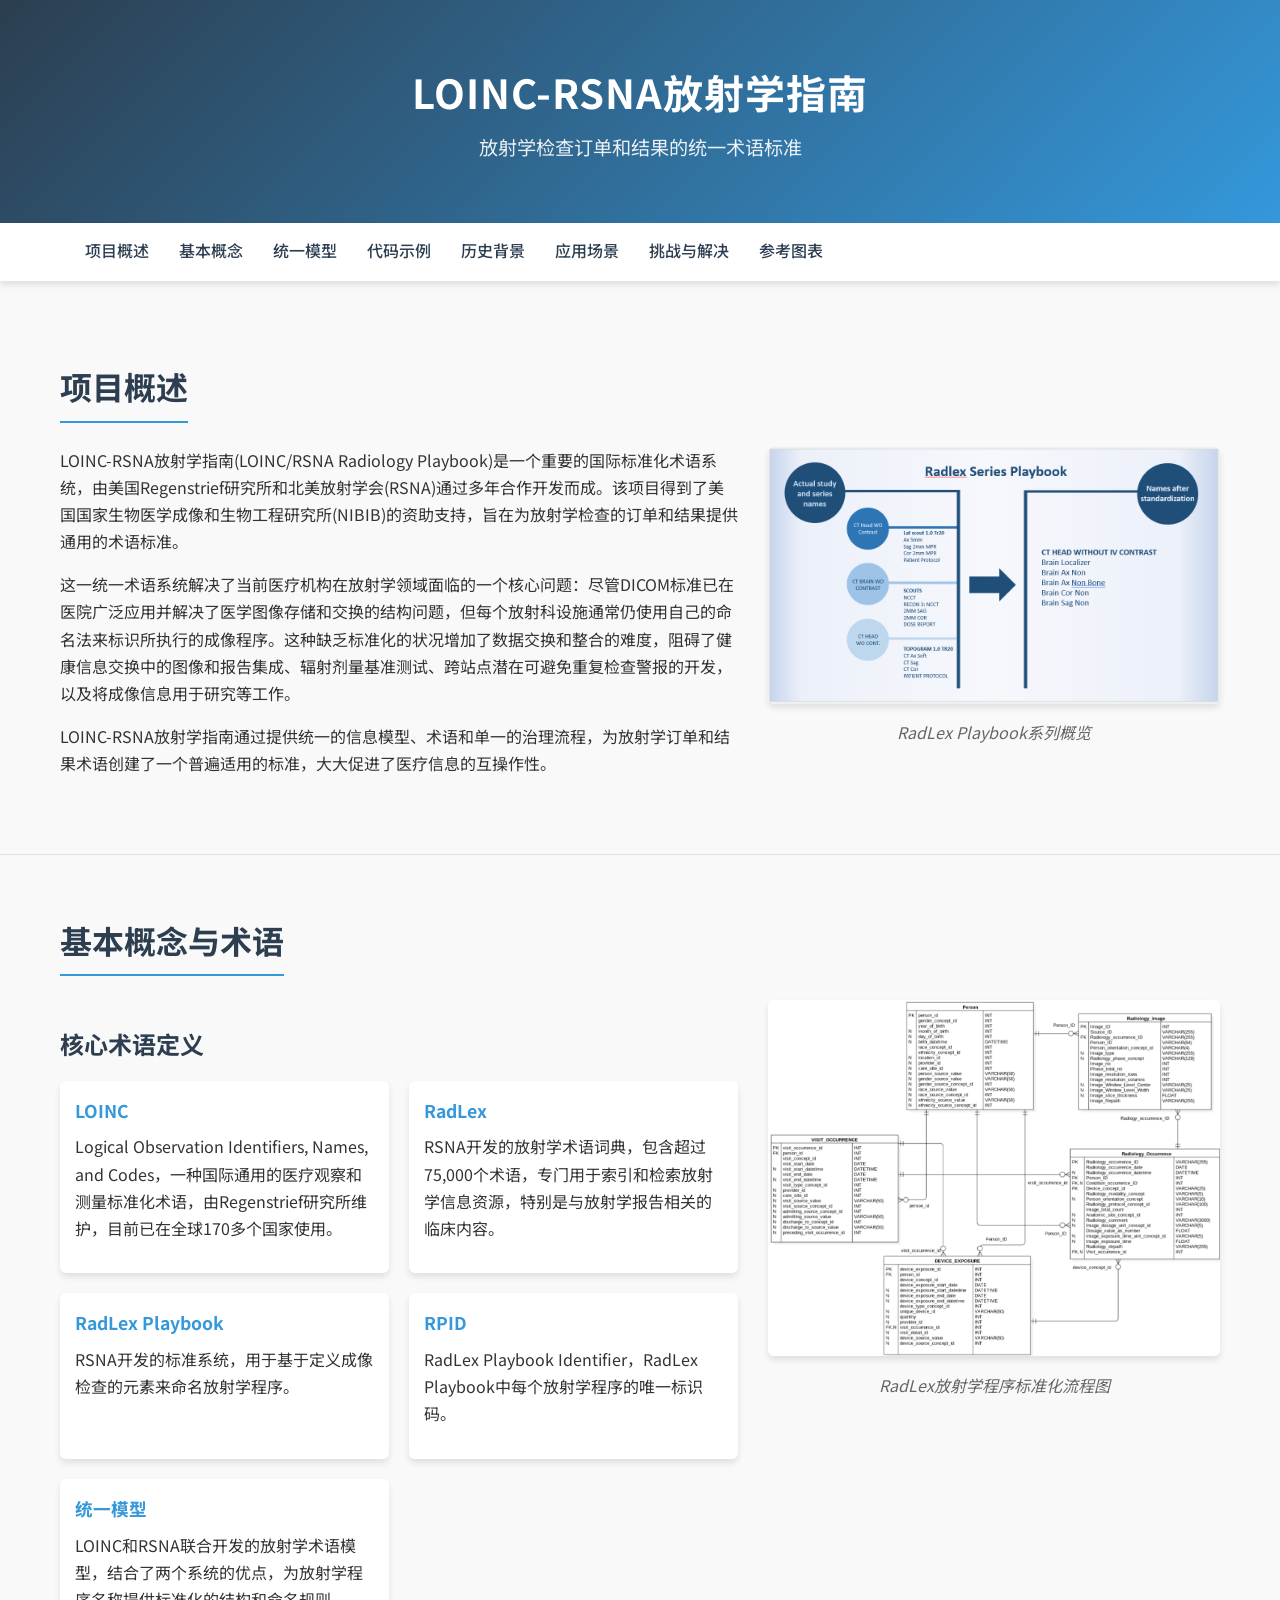
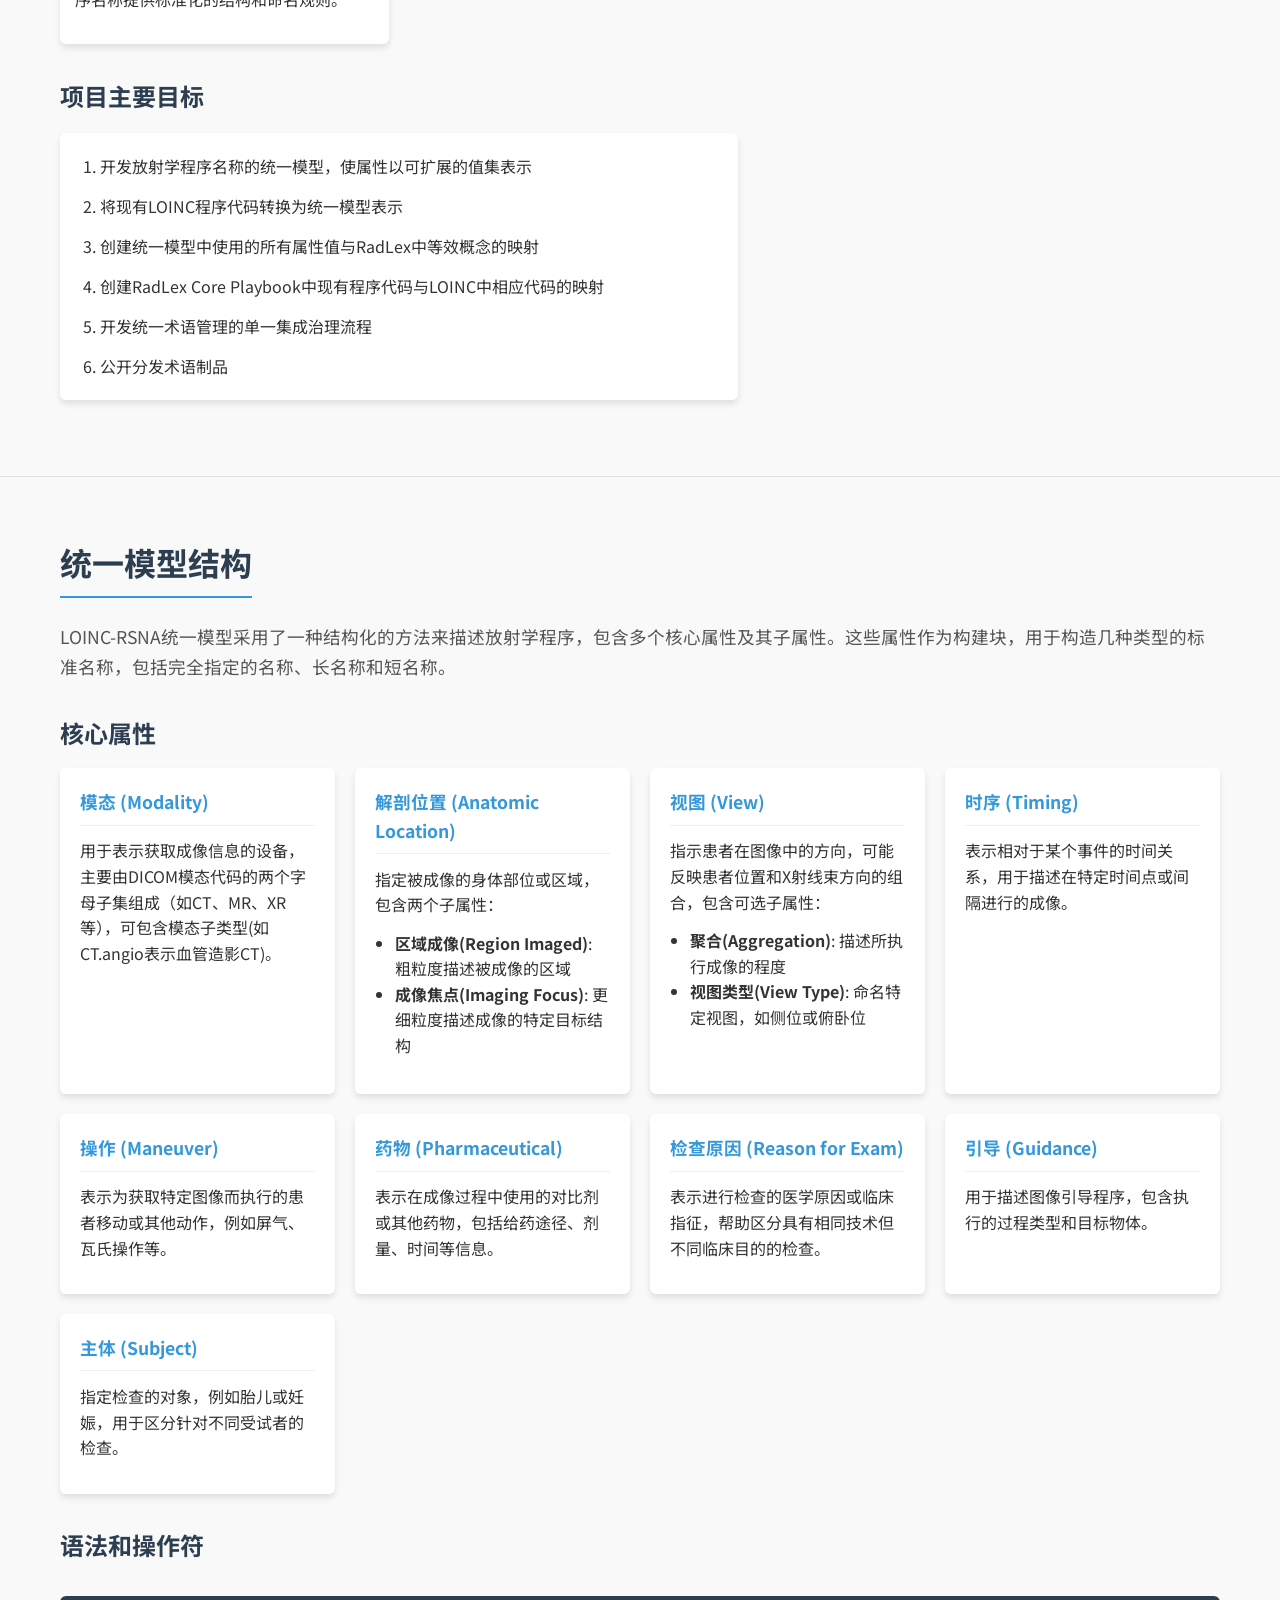
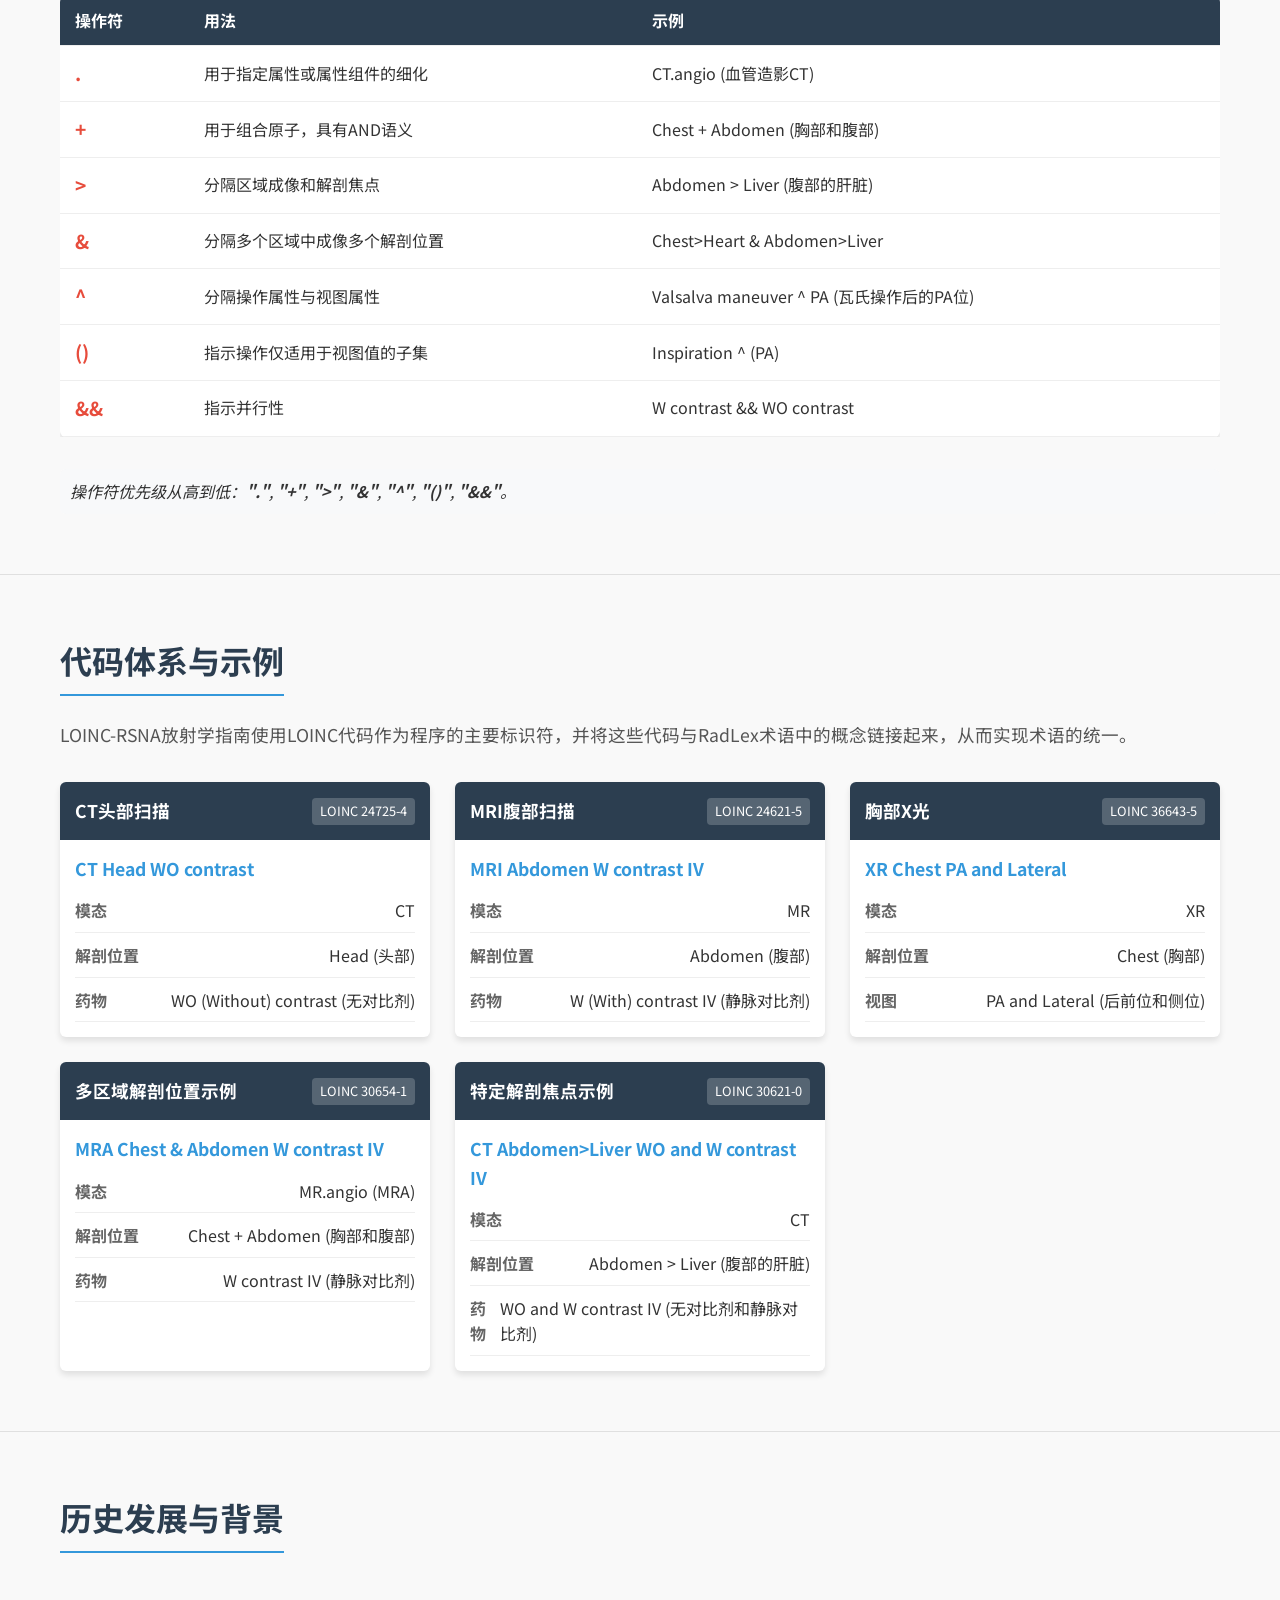
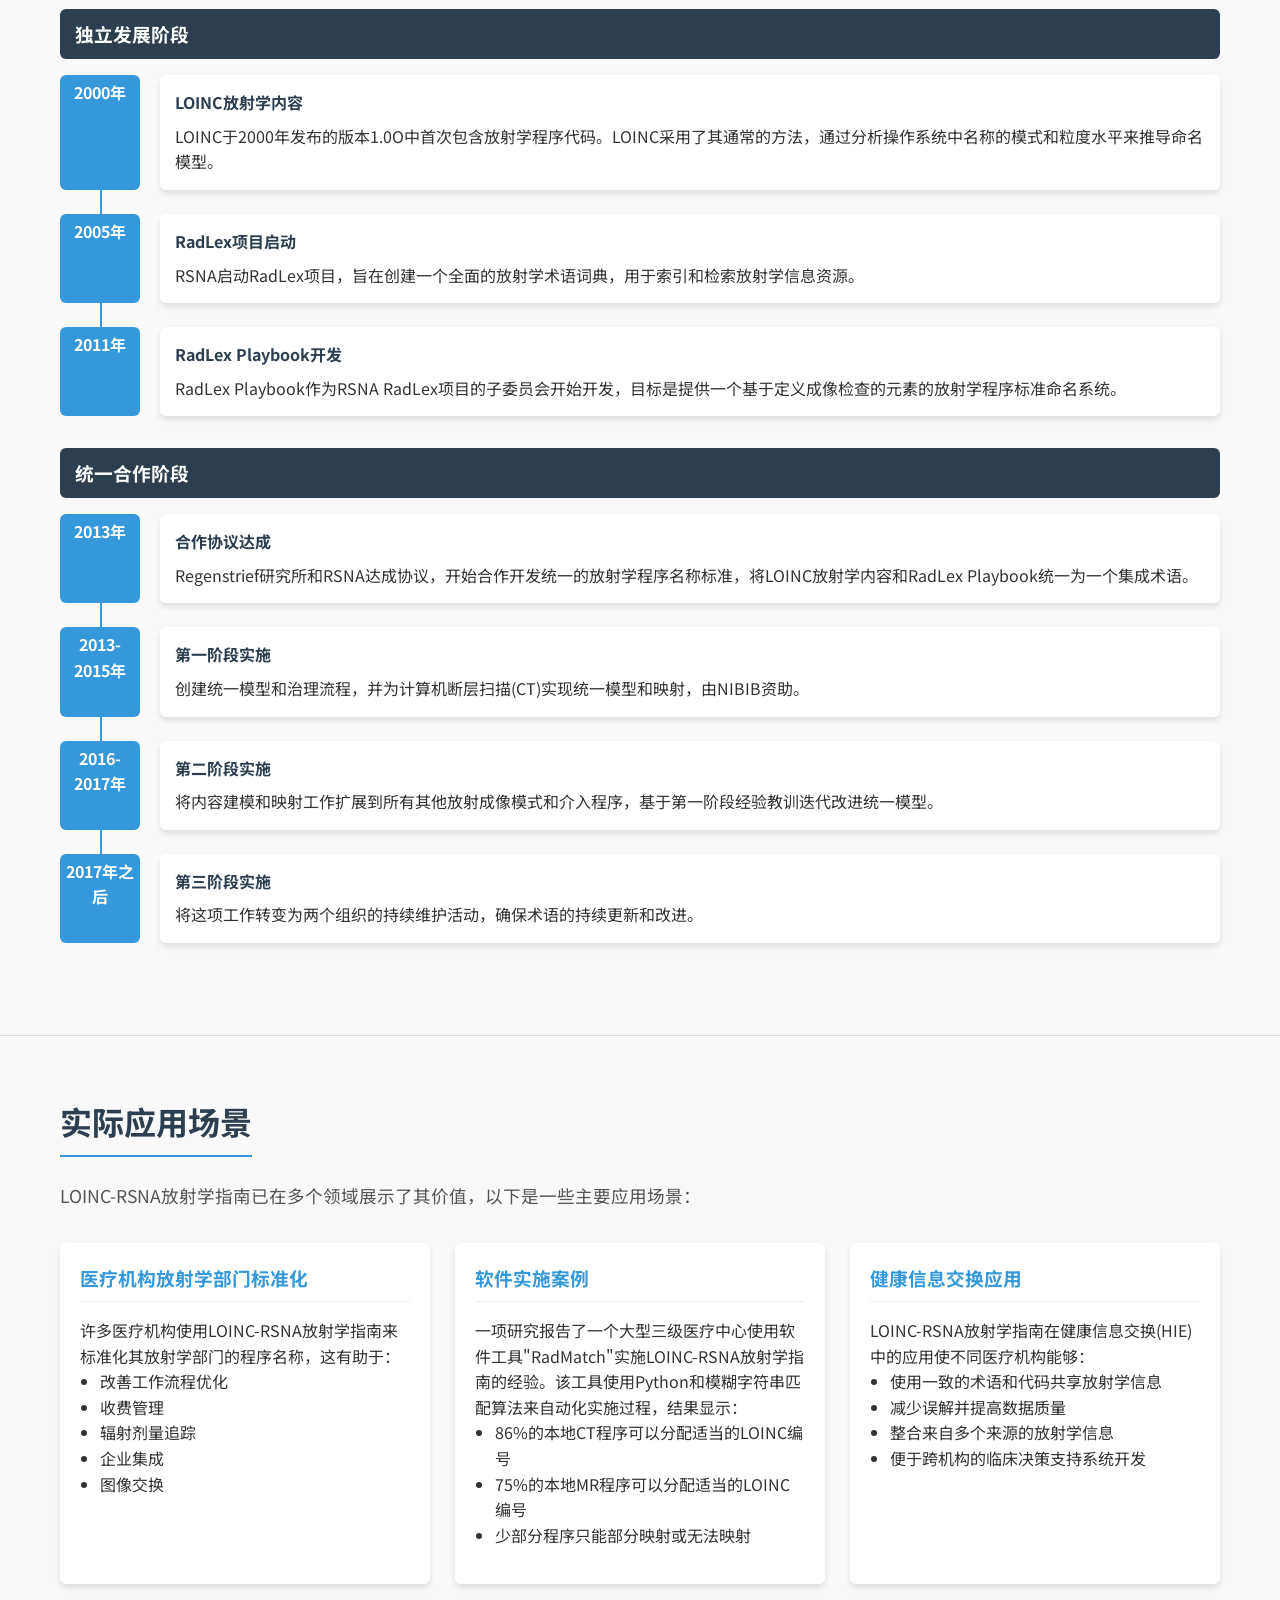
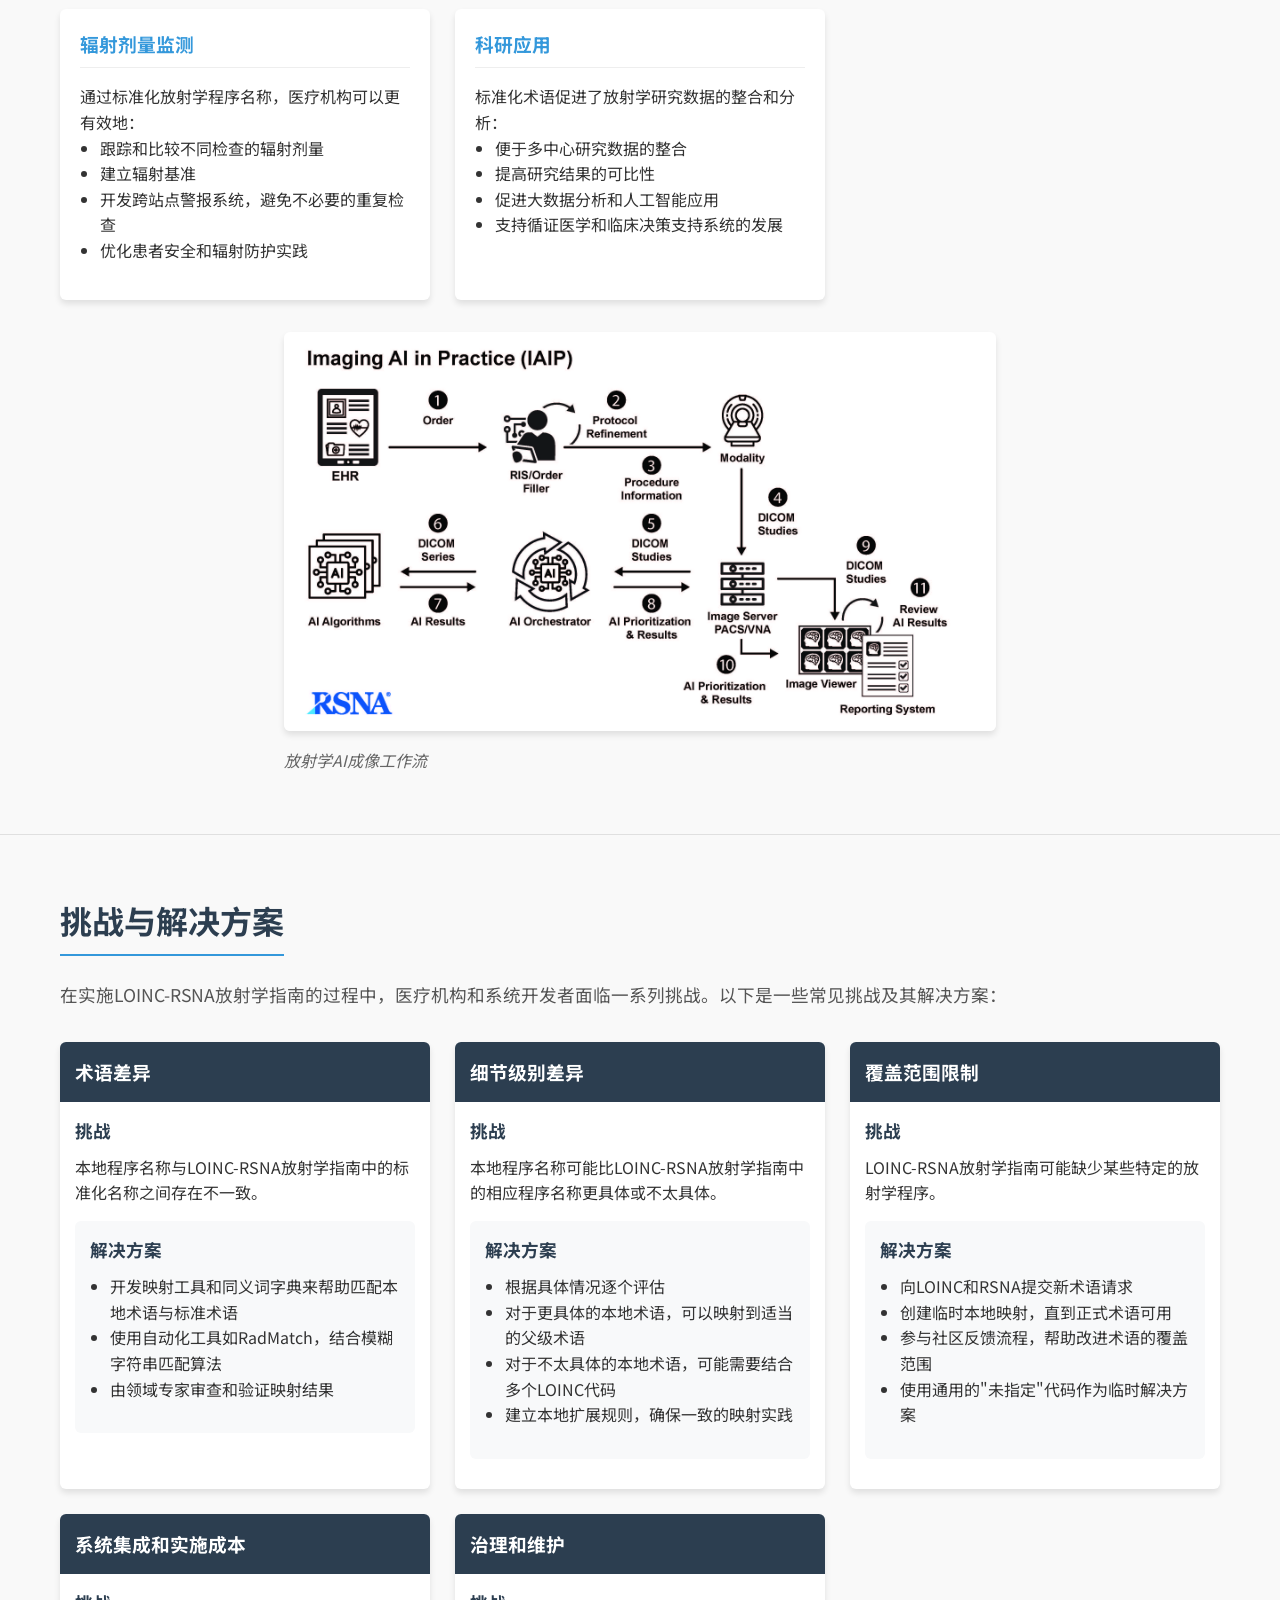
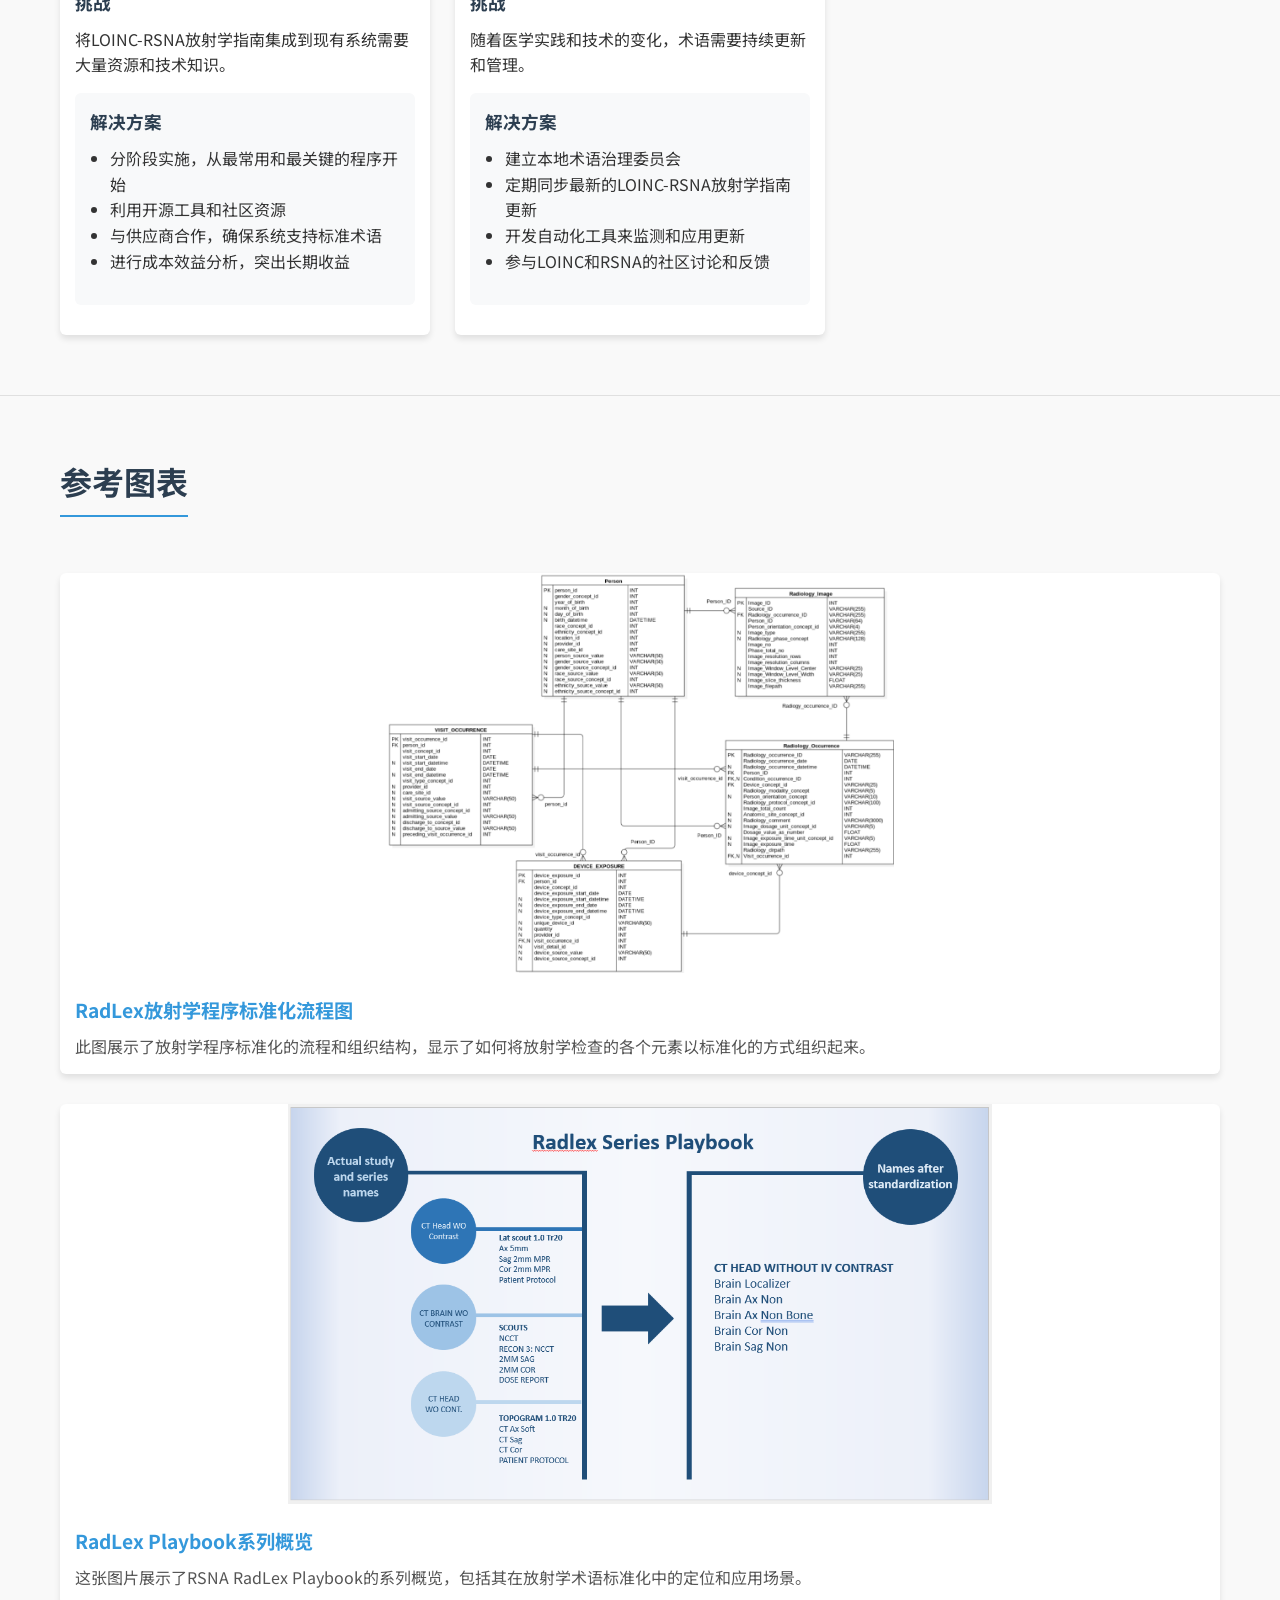
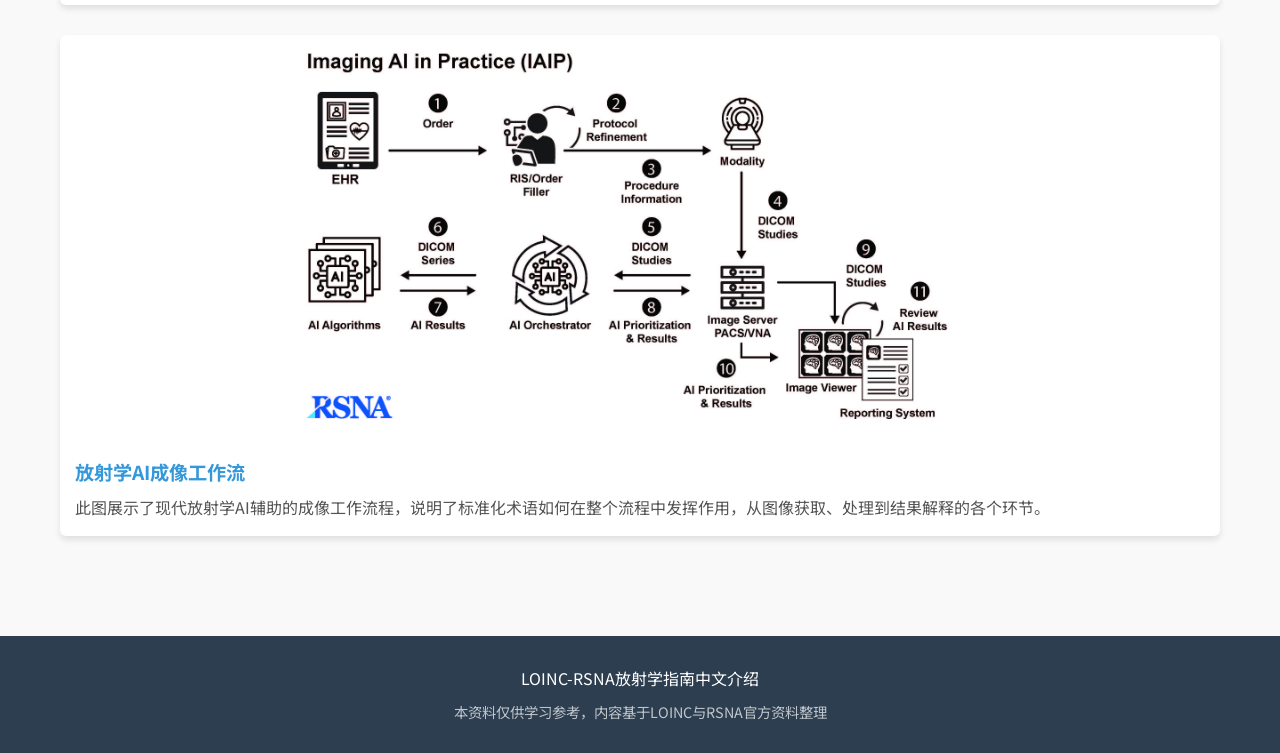
<file: 01_LOINC_RSNA_Radiology/index.html>
<!DOCTYPE html>
<html lang="zh-CN">
<head>
    <meta charset="UTF-8">
    <meta name="viewport" content="width=device-width, initial-scale=1.0">
    <title>LOINC-RSNA放射学指南中文介绍</title>
    <link rel="stylesheet" href="styles.css">
    <link rel="stylesheet" href="https://fonts.googleapis.com/css2?family=Noto+Sans+SC:wght@300;400;500;700&display=swap">
</head>
<body>
    <header id="header">
        <div class="container">
            <h1>LOINC-RSNA放射学指南</h1>
            <p class="subtitle">放射学检查订单和结果的统一术语标准</p>
        </div>
    </header>

    <nav id="main-nav">
        <div class="container">
            <div class="nav-toggle" id="nav-toggle">
                <span></span>
                <span></span>
                <span></span>
            </div>
            <ul class="nav-menu" id="nav-menu">
                <li><a href="#overview" class="nav-link">项目概述</a></li>
                <li><a href="#concepts" class="nav-link">基本概念</a></li>
                <li><a href="#model" class="nav-link">统一模型</a></li>
                <li><a href="#codes" class="nav-link">代码示例</a></li>
                <li><a href="#history" class="nav-link">历史背景</a></li>
                <li><a href="#applications" class="nav-link">应用场景</a></li>
                <li><a href="#challenges" class="nav-link">挑战与解决</a></li>
                <li><a href="#figures" class="nav-link">参考图表</a></li>
            </ul>
        </div>
    </nav>

    <main>
        <section id="overview" class="section">
            <div class="container">
                <h2 class="section-title">项目概述</h2>
                <div class="section-content">
                    <div class="content-grid">
                        <div class="text-content">
                            <p>LOINC-RSNA放射学指南(LOINC/RSNA Radiology Playbook)是一个重要的国际标准化术语系统，由美国Regenstrief研究所和北美放射学会(RSNA)通过多年合作开发而成。该项目得到了美国国家生物医学成像和生物工程研究所(NIBIB)的资助支持，旨在为放射学检查的订单和结果提供通用的术语标准。</p>
                            <p>这一统一术语系统解决了当前医疗机构在放射学领域面临的一个核心问题：尽管DICOM标准已在医院广泛应用并解决了医学图像存储和交换的结构问题，但每个放射科设施通常仍使用自己的命名法来标识所执行的成像程序。这种缺乏标准化的状况增加了数据交换和整合的难度，阻碍了健康信息交换中的图像和报告集成、辐射剂量基准测试、跨站点潜在可避免重复检查警报的开发，以及将成像信息用于研究等工作。</p>
                            <p>LOINC-RSNA放射学指南通过提供统一的信息模型、术语和单一的治理流程，为放射学订单和结果术语创建了一个普遍适用的标准，大大促进了医疗信息的互操作性。</p>
                        </div>
                        <div class="image-content">
                            <figure>
                                <img src="radlex_playbook.png" alt="RadLex Playbook系列概览" class="section-image">
                                <figcaption>RadLex Playbook系列概览</figcaption>
                            </figure>
                        </div>
                    </div>
                </div>
            </div>
        </section>

        <section id="concepts" class="section">
            <div class="container">
                <h2 class="section-title">基本概念与术语</h2>
                <div class="section-content">
                    <div class="content-grid">
                        <div class="text-content">
                            <h3 class="subsection-title">核心术语定义</h3>
                            <div class="term-list">
                                <div class="term-item">
                                    <h4>LOINC</h4>
                                    <p>Logical Observation Identifiers, Names, and Codes，一种国际通用的医疗观察和测量标准化术语，由Regenstrief研究所维护，目前已在全球170多个国家使用。</p>
                                </div>
                                <div class="term-item">
                                    <h4>RadLex</h4>
                                    <p>RSNA开发的放射学术语词典，包含超过75,000个术语，专门用于索引和检索放射学信息资源，特别是与放射学报告相关的临床内容。</p>
                                </div>
                                <div class="term-item">
                                    <h4>RadLex Playbook</h4>
                                    <p>RSNA开发的标准系统，用于基于定义成像检查的元素来命名放射学程序。</p>
                                </div>
                                <div class="term-item">
                                    <h4>RPID</h4>
                                    <p>RadLex Playbook Identifier，RadLex Playbook中每个放射学程序的唯一标识码。</p>
                                </div>
                                <div class="term-item">
                                    <h4>统一模型</h4>
                                    <p>LOINC和RSNA联合开发的放射学术语模型，结合了两个系统的优点，为放射学程序名称提供标准化的结构和命名规则。</p>
                                </div>
                            </div>

                            <h3 class="subsection-title">项目主要目标</h3>
                            <ol class="goal-list">
                                <li>开发放射学程序名称的统一模型，使属性以可扩展的值集表示</li>
                                <li>将现有LOINC程序代码转换为统一模型表示</li>
                                <li>创建统一模型中使用的所有属性值与RadLex中等效概念的映射</li>
                                <li>创建RadLex Core Playbook中现有程序代码与LOINC中相应代码的映射</li>
                                <li>开发统一术语管理的单一集成治理流程</li>
                                <li>公开分发术语制品</li>
                            </ol>
                        </div>
                        <div class="image-content">
                            <figure>
                                <img src="radlex_procedures.png" alt="RadLex放射学程序标准化流程图" class="section-image">
                                <figcaption>RadLex放射学程序标准化流程图</figcaption>
                            </figure>
                        </div>
                    </div>
                </div>
            </div>
        </section>

        <section id="model" class="section">
            <div class="container">
                <h2 class="section-title">统一模型结构</h2>
                <div class="section-content">
                    <p class="section-intro">LOINC-RSNA统一模型采用了一种结构化的方法来描述放射学程序，包含多个核心属性及其子属性。这些属性作为构建块，用于构造几种类型的标准名称，包括完全指定的名称、长名称和短名称。</p>
                    
                    <h3 class="subsection-title">核心属性</h3>
                    <div class="attributes-container">
                        <div class="attribute-card">
                            <h4>模态 (Modality)</h4>
                            <p>用于表示获取成像信息的设备，主要由DICOM模态代码的两个字母子集组成（如CT、MR、XR等），可包含模态子类型(如CT.angio表示血管造影CT)。</p>
                        </div>
                        
                        <div class="attribute-card">
                            <h4>解剖位置 (Anatomic Location)</h4>
                            <p>指定被成像的身体部位或区域，包含两个子属性：</p>
                            <ul>
                                <li><strong>区域成像(Region Imaged)</strong>: 粗粒度描述被成像的区域</li>
                                <li><strong>成像焦点(Imaging Focus)</strong>: 更细粒度描述成像的特定目标结构</li>
                            </ul>
                        </div>
                        
                        <div class="attribute-card">
                            <h4>视图 (View)</h4>
                            <p>指示患者在图像中的方向，可能反映患者位置和X射线束方向的组合，包含可选子属性：</p>
                            <ul>
                                <li><strong>聚合(Aggregation)</strong>: 描述所执行成像的程度</li>
                                <li><strong>视图类型(View Type)</strong>: 命名特定视图，如侧位或俯卧位</li>
                            </ul>
                        </div>
                        
                        <div class="attribute-card">
                            <h4>时序 (Timing)</h4>
                            <p>表示相对于某个事件的时间关系，用于描述在特定时间点或间隔进行的成像。</p>
                        </div>
                        
                        <div class="attribute-card">
                            <h4>操作 (Maneuver)</h4>
                            <p>表示为获取特定图像而执行的患者移动或其他动作，例如屏气、瓦氏操作等。</p>
                        </div>
                        
                        <div class="attribute-card">
                            <h4>药物 (Pharmaceutical)</h4>
                            <p>表示在成像过程中使用的对比剂或其他药物，包括给药途径、剂量、时间等信息。</p>
                        </div>
                        
                        <div class="attribute-card">
                            <h4>检查原因 (Reason for Exam)</h4>
                            <p>表示进行检查的医学原因或临床指征，帮助区分具有相同技术但不同临床目的的检查。</p>
                        </div>
                        
                        <div class="attribute-card">
                            <h4>引导 (Guidance)</h4>
                            <p>用于描述图像引导程序，包含执行的过程类型和目标物体。</p>
                        </div>
                        
                        <div class="attribute-card">
                            <h4>主体 (Subject)</h4>
                            <p>指定检查的对象，例如胎儿或妊娠，用于区分针对不同受试者的检查。</p>
                        </div>
                    </div>
                    
                    <h3 class="subsection-title">语法和操作符</h3>
                    <div class="operators-table-container">
                        <table class="operators-table">
                            <thead>
                                <tr>
                                    <th>操作符</th>
                                    <th>用法</th>
                                    <th>示例</th>
                                </tr>
                            </thead>
                            <tbody>
                                <tr>
                                    <td class="operator">.</td>
                                    <td>用于指定属性或属性组件的细化</td>
                                    <td>CT.angio (血管造影CT)</td>
                                </tr>
                                <tr>
                                    <td class="operator">+</td>
                                    <td>用于组合原子，具有AND语义</td>
                                    <td>Chest + Abdomen (胸部和腹部)</td>
                                </tr>
                                <tr>
                                    <td class="operator">&gt;</td>
                                    <td>分隔区域成像和解剖焦点</td>
                                    <td>Abdomen > Liver (腹部的肝脏)</td>
                                </tr>
                                <tr>
                                    <td class="operator">&</td>
                                    <td>分隔多个区域中成像多个解剖位置</td>
                                    <td>Chest>Heart & Abdomen>Liver</td>
                                </tr>
                                <tr>
                                    <td class="operator">^</td>
                                    <td>分隔操作属性与视图属性</td>
                                    <td>Valsalva maneuver ^ PA (瓦氏操作后的PA位)</td>
                                </tr>
                                <tr>
                                    <td class="operator">()</td>
                                    <td>指示操作仅适用于视图值的子集</td>
                                    <td>Inspiration ^ (PA)</td>
                                </tr>
                                <tr>
                                    <td class="operator">&&</td>
                                    <td>指示并行性</td>
                                    <td>W contrast && WO contrast</td>
                                </tr>
                            </tbody>
                        </table>
                    </div>
                    <p class="operator-priority">操作符优先级从高到低：<strong>"."</strong>, <strong>"+"</strong>, <strong>"&gt;"</strong>, <strong>"&"</strong>, <strong>"^"</strong>, <strong>"()"</strong>, <strong>"&&"</strong>。</p>
                </div>
            </div>
        </section>

        <section id="codes" class="section">
            <div class="container">
                <h2 class="section-title">代码体系与示例</h2>
                <div class="section-content">
                    <p class="section-intro">LOINC-RSNA放射学指南使用LOINC代码作为程序的主要标识符，并将这些代码与RadLex术语中的概念链接起来，从而实现术语的统一。</p>
                    
                    <div class="code-examples">
                        <div class="code-example">
                            <div class="code-header">
                                <h3>CT头部扫描</h3>
                                <span class="loinc-code">LOINC 24725-4</span>
                            </div>
                            <div class="code-body">
                                <p class="code-name">CT Head WO contrast</p>
                                <div class="code-attributes">
                                    <div class="attribute"><span>模态</span><span>CT</span></div>
                                    <div class="attribute"><span>解剖位置</span><span>Head (头部)</span></div>
                                    <div class="attribute"><span>药物</span><span>WO (Without) contrast (无对比剂)</span></div>
                                </div>
                            </div>
                        </div>
                        
                        <div class="code-example">
                            <div class="code-header">
                                <h3>MRI腹部扫描</h3>
                                <span class="loinc-code">LOINC 24621-5</span>
                            </div>
                            <div class="code-body">
                                <p class="code-name">MRI Abdomen W contrast IV</p>
                                <div class="code-attributes">
                                    <div class="attribute"><span>模态</span><span>MR</span></div>
                                    <div class="attribute"><span>解剖位置</span><span>Abdomen (腹部)</span></div>
                                    <div class="attribute"><span>药物</span><span>W (With) contrast IV (静脉对比剂)</span></div>
                                </div>
                            </div>
                        </div>
                        
                        <div class="code-example">
                            <div class="code-header">
                                <h3>胸部X光</h3>
                                <span class="loinc-code">LOINC 36643-5</span>
                            </div>
                            <div class="code-body">
                                <p class="code-name">XR Chest PA and Lateral</p>
                                <div class="code-attributes">
                                    <div class="attribute"><span>模态</span><span>XR</span></div>
                                    <div class="attribute"><span>解剖位置</span><span>Chest (胸部)</span></div>
                                    <div class="attribute"><span>视图</span><span>PA and Lateral (后前位和侧位)</span></div>
                                </div>
                            </div>
                        </div>
                        
                        <div class="code-example">
                            <div class="code-header">
                                <h3>多区域解剖位置示例</h3>
                                <span class="loinc-code">LOINC 30654-1</span>
                            </div>
                            <div class="code-body">
                                <p class="code-name">MRA Chest & Abdomen W contrast IV</p>
                                <div class="code-attributes">
                                    <div class="attribute"><span>模态</span><span>MR.angio (MRA)</span></div>
                                    <div class="attribute"><span>解剖位置</span><span>Chest + Abdomen (胸部和腹部)</span></div>
                                    <div class="attribute"><span>药物</span><span>W contrast IV (静脉对比剂)</span></div>
                                </div>
                            </div>
                        </div>
                        
                        <div class="code-example">
                            <div class="code-header">
                                <h3>特定解剖焦点示例</h3>
                                <span class="loinc-code">LOINC 30621-0</span>
                            </div>
                            <div class="code-body">
                                <p class="code-name">CT Abdomen>Liver WO and W contrast IV</p>
                                <div class="code-attributes">
                                    <div class="attribute"><span>模态</span><span>CT</span></div>
                                    <div class="attribute"><span>解剖位置</span><span>Abdomen > Liver (腹部的肝脏)</span></div>
                                    <div class="attribute"><span>药物</span><span>WO and W contrast IV (无对比剂和静脉对比剂)</span></div>
                                </div>
                            </div>
                        </div>
                    </div>
                </div>
            </div>
        </section>

        <section id="history" class="section">
            <div class="container">
                <h2 class="section-title">历史发展与背景</h2>
                <div class="section-content">
                    <div class="timeline">
                        <div class="timeline-phase">
                            <h3 class="phase-title">独立发展阶段</h3>
                            <div class="timeline-event">
                                <div class="event-year">2000年</div>
                                <div class="event-content">
                                    <h4>LOINC放射学内容</h4>
                                    <p>LOINC于2000年发布的版本1.0O中首次包含放射学程序代码。LOINC采用了其通常的方法，通过分析操作系统中名称的模式和粒度水平来推导命名模型。</p>
                                </div>
                            </div>
                            <div class="timeline-event">
                                <div class="event-year">2005年</div>
                                <div class="event-content">
                                    <h4>RadLex项目启动</h4>
                                    <p>RSNA启动RadLex项目，旨在创建一个全面的放射学术语词典，用于索引和检索放射学信息资源。</p>
                                </div>
                            </div>
                            <div class="timeline-event">
                                <div class="event-year">2011年</div>
                                <div class="event-content">
                                    <h4>RadLex Playbook开发</h4>
                                    <p>RadLex Playbook作为RSNA RadLex项目的子委员会开始开发，目标是提供一个基于定义成像检查的元素的放射学程序标准命名系统。</p>
                                </div>
                            </div>
                        </div>
                        
                        <div class="timeline-phase">
                            <h3 class="phase-title">统一合作阶段</h3>
                            <div class="timeline-event">
                                <div class="event-year">2013年</div>
                                <div class="event-content">
                                    <h4>合作协议达成</h4>
                                    <p>Regenstrief研究所和RSNA达成协议，开始合作开发统一的放射学程序名称标准，将LOINC放射学内容和RadLex Playbook统一为一个集成术语。</p>
                                </div>
                            </div>
                            <div class="timeline-event">
                                <div class="event-year">2013-2015年</div>
                                <div class="event-content">
                                    <h4>第一阶段实施</h4>
                                    <p>创建统一模型和治理流程，并为计算机断层扫描(CT)实现统一模型和映射，由NIBIB资助。</p>
                                </div>
                            </div>
                            <div class="timeline-event">
                                <div class="event-year">2016-2017年</div>
                                <div class="event-content">
                                    <h4>第二阶段实施</h4>
                                    <p>将内容建模和映射工作扩展到所有其他放射成像模式和介入程序，基于第一阶段经验教训迭代改进统一模型。</p>
                                </div>
                            </div>
                            <div class="timeline-event">
                                <div class="event-year">2017年之后</div>
                                <div class="event-content">
                                    <h4>第三阶段实施</h4>
                                    <p>将这项工作转变为两个组织的持续维护活动，确保术语的持续更新和改进。</p>
                                </div>
                            </div>
                        </div>
                    </div>
                </div>
            </div>
        </section>

        <section id="applications" class="section">
            <div class="container">
                <h2 class="section-title">实际应用场景</h2>
                <div class="section-content">
                    <p class="section-intro">LOINC-RSNA放射学指南已在多个领域展示了其价值，以下是一些主要应用场景：</p>
                    
                    <div class="applications-grid">
                        <div class="application-card">
                            <h3>医疗机构放射学部门标准化</h3>
                            <p>许多医疗机构使用LOINC-RSNA放射学指南来标准化其放射学部门的程序名称，这有助于：</p>
                            <ul>
                                <li>改善工作流程优化</li>
                                <li>收费管理</li>
                                <li>辐射剂量追踪</li>
                                <li>企业集成</li>
                                <li>图像交换</li>
                            </ul>
                        </div>
                        
                        <div class="application-card">
                            <h3>软件实施案例</h3>
                            <p>一项研究报告了一个大型三级医疗中心使用软件工具"RadMatch"实施LOINC-RSNA放射学指南的经验。该工具使用Python和模糊字符串匹配算法来自动化实施过程，结果显示：</p>
                            <ul>
                                <li>86%的本地CT程序可以分配适当的LOINC编号</li>
                                <li>75%的本地MR程序可以分配适当的LOINC编号</li>
                                <li>少部分程序只能部分映射或无法映射</li>
                            </ul>
                        </div>
                        
                        <div class="application-card">
                            <h3>健康信息交换应用</h3>
                            <p>LOINC-RSNA放射学指南在健康信息交换(HIE)中的应用使不同医疗机构能够：</p>
                            <ul>
                                <li>使用一致的术语和代码共享放射学信息</li>
                                <li>减少误解并提高数据质量</li>
                                <li>整合来自多个来源的放射学信息</li>
                                <li>便于跨机构的临床决策支持系统开发</li>
                            </ul>
                        </div>
                        
                        <div class="application-card">
                            <h3>辐射剂量监测</h3>
                            <p>通过标准化放射学程序名称，医疗机构可以更有效地：</p>
                            <ul>
                                <li>跟踪和比较不同检查的辐射剂量</li>
                                <li>建立辐射基准</li>
                                <li>开发跨站点警报系统，避免不必要的重复检查</li>
                                <li>优化患者安全和辐射防护实践</li>
                            </ul>
                        </div>
                        
                        <div class="application-card">
                            <h3>科研应用</h3>
                            <p>标准化术语促进了放射学研究数据的整合和分析：</p>
                            <ul>
                                <li>便于多中心研究数据的整合</li>
                                <li>提高研究结果的可比性</li>
                                <li>促进大数据分析和人工智能应用</li>
                                <li>支持循证医学和临床决策支持系统的发展</li>
                            </ul>
                        </div>
                    </div>
                    
                    <div class="image-container">
                        <figure>
                            <img src="imaging_workflow.png" alt="放射学AI成像工作流" class="section-image">
                            <figcaption>放射学AI成像工作流</figcaption>
                        </figure>
                    </div>
                </div>
            </div>
        </section>

        <section id="challenges" class="section">
            <div class="container">
                <h2 class="section-title">挑战与解决方案</h2>
                <div class="section-content">
                    <p class="section-intro">在实施LOINC-RSNA放射学指南的过程中，医疗机构和系统开发者面临一系列挑战。以下是一些常见挑战及其解决方案：</p>
                    
                    <div class="challenges-container">
                        <div class="challenge-card">
                            <h3>术语差异</h3>
                            <div class="challenge-content">
                                <div class="challenge-desc">
                                    <h4>挑战</h4>
                                    <p>本地程序名称与LOINC-RSNA放射学指南中的标准化名称之间存在不一致。</p>
                                </div>
                                <div class="solution-desc">
                                    <h4>解决方案</h4>
                                    <ul>
                                        <li>开发映射工具和同义词字典来帮助匹配本地术语与标准术语</li>
                                        <li>使用自动化工具如RadMatch，结合模糊字符串匹配算法</li>
                                        <li>由领域专家审查和验证映射结果</li>
                                    </ul>
                                </div>
                            </div>
                        </div>
                        
                        <div class="challenge-card">
                            <h3>细节级别差异</h3>
                            <div class="challenge-content">
                                <div class="challenge-desc">
                                    <h4>挑战</h4>
                                    <p>本地程序名称可能比LOINC-RSNA放射学指南中的相应程序名称更具体或不太具体。</p>
                                </div>
                                <div class="solution-desc">
                                    <h4>解决方案</h4>
                                    <ul>
                                        <li>根据具体情况逐个评估</li>
                                        <li>对于更具体的本地术语，可以映射到适当的父级术语</li>
                                        <li>对于不太具体的本地术语，可能需要结合多个LOINC代码</li>
                                        <li>建立本地扩展规则，确保一致的映射实践</li>
                                    </ul>
                                </div>
                            </div>
                        </div>
                        
                        <div class="challenge-card">
                            <h3>覆盖范围限制</h3>
                            <div class="challenge-content">
                                <div class="challenge-desc">
                                    <h4>挑战</h4>
                                    <p>LOINC-RSNA放射学指南可能缺少某些特定的放射学程序。</p>
                                </div>
                                <div class="solution-desc">
                                    <h4>解决方案</h4>
                                    <ul>
                                        <li>向LOINC和RSNA提交新术语请求</li>
                                        <li>创建临时本地映射，直到正式术语可用</li>
                                        <li>参与社区反馈流程，帮助改进术语的覆盖范围</li>
                                        <li>使用通用的"未指定"代码作为临时解决方案</li>
                                    </ul>
                                </div>
                            </div>
                        </div>
                        
                        <div class="challenge-card">
                            <h3>系统集成和实施成本</h3>
                            <div class="challenge-content">
                                <div class="challenge-desc">
                                    <h4>挑战</h4>
                                    <p>将LOINC-RSNA放射学指南集成到现有系统需要大量资源和技术知识。</p>
                                </div>
                                <div class="solution-desc">
                                    <h4>解决方案</h4>
                                    <ul>
                                        <li>分阶段实施，从最常用和最关键的程序开始</li>
                                        <li>利用开源工具和社区资源</li>
                                        <li>与供应商合作，确保系统支持标准术语</li>
                                        <li>进行成本效益分析，突出长期收益</li>
                                    </ul>
                                </div>
                            </div>
                        </div>
                        
                        <div class="challenge-card">
                            <h3>治理和维护</h3>
                            <div class="challenge-content">
                                <div class="challenge-desc">
                                    <h4>挑战</h4>
                                    <p>随着医学实践和技术的变化，术语需要持续更新和管理。</p>
                                </div>
                                <div class="solution-desc">
                                    <h4>解决方案</h4>
                                    <ul>
                                        <li>建立本地术语治理委员会</li>
                                        <li>定期同步最新的LOINC-RSNA放射学指南更新</li>
                                        <li>开发自动化工具来监测和应用更新</li>
                                        <li>参与LOINC和RSNA的社区讨论和反馈</li>
                                    </ul>
                                </div>
                            </div>
                        </div>
                    </div>
                </div>
            </div>
        </section>

        <section id="figures" class="section">
            <div class="container">
                <h2 class="section-title">参考图表</h2>
                <div class="section-content">
                    <div class="figures-grid">
                        <div class="figure-item">
                            <figure>
                                <img src="radlex_procedures.png" alt="RadLex放射学程序标准化流程图" class="figure-image">
                                <figcaption>
                                    <h3>RadLex放射学程序标准化流程图</h3>
                                    <p>此图展示了放射学程序标准化的流程和组织结构，显示了如何将放射学检查的各个元素以标准化的方式组织起来。</p>
                                </figcaption>
                            </figure>
                        </div>
                        
                        <div class="figure-item">
                            <figure>
                                <img src="radlex_playbook.png" alt="RadLex Playbook系列概览" class="figure-image">
                                <figcaption>
                                    <h3>RadLex Playbook系列概览</h3>
                                    <p>这张图片展示了RSNA RadLex Playbook的系列概览，包括其在放射学术语标准化中的定位和应用场景。</p>
                                </figcaption>
                            </figure>
                        </div>
                        
                        <div class="figure-item">
                            <figure>
                                <img src="imaging_workflow.png" alt="放射学AI成像工作流" class="figure-image">
                                <figcaption>
                                    <h3>放射学AI成像工作流</h3>
                                    <p>此图展示了现代放射学AI辅助的成像工作流程，说明了标准化术语如何在整个流程中发挥作用，从图像获取、处理到结果解释的各个环节。</p>
                                </figcaption>
                            </figure>
                        </div>
                    </div>
                </div>
            </div>
        </section>
    </main>

    <footer>
        <div class="container">
            <p>LOINC-RSNA放射学指南中文介绍</p>
            <p>本资料仅供学习参考，内容基于LOINC与RSNA官方资料整理</p>
        </div>
    </footer>

    <script src="script.js"></script>
    
    <!-- 语法自检 -->
    <script>
        // 语法自检
        try {
            console.log("语法检查通过");
        } catch (error) {
            console.error("语法错误:", error.message);
        }
        
        // 功能验证
        console.assert(typeof document.querySelector === 'function', "querySelector功能可用");
        console.assert(typeof window.addEventListener === 'function', "事件监听功能可用");
    </script>
</body>
</html>
</file>
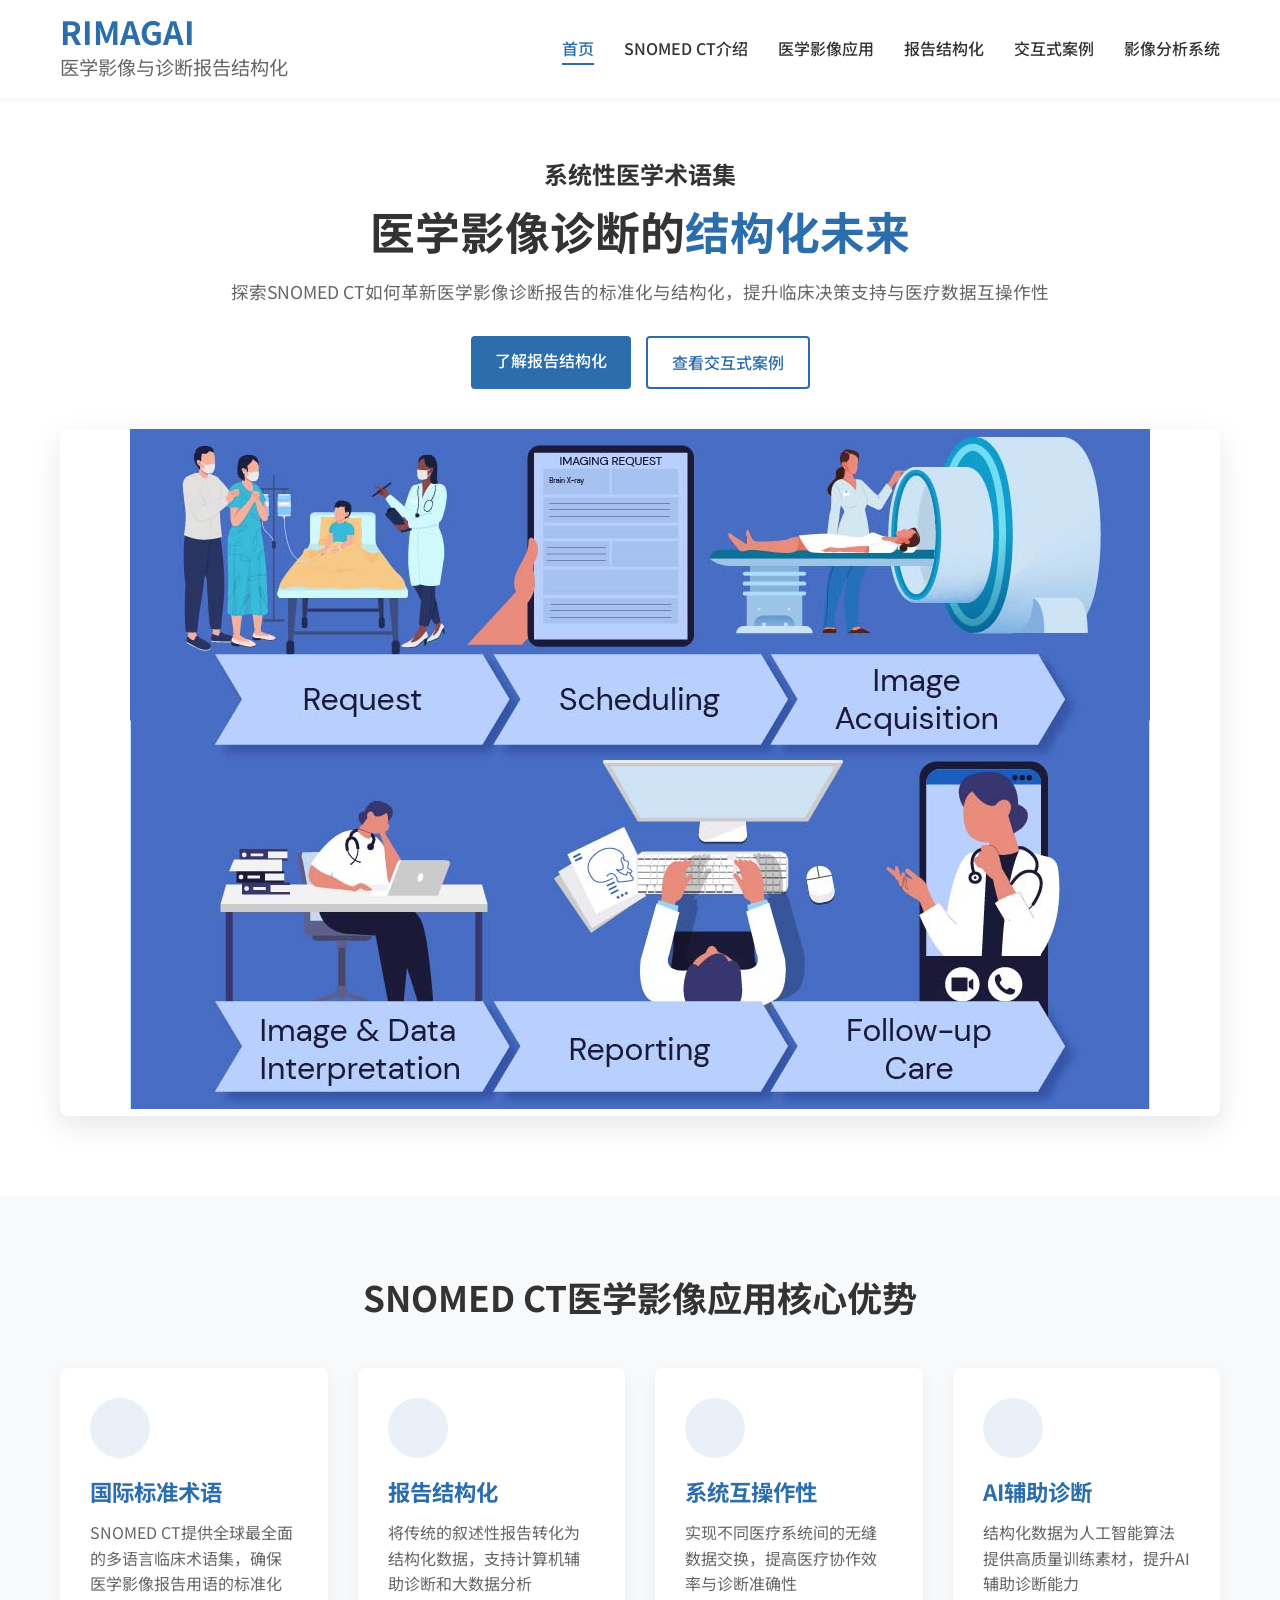
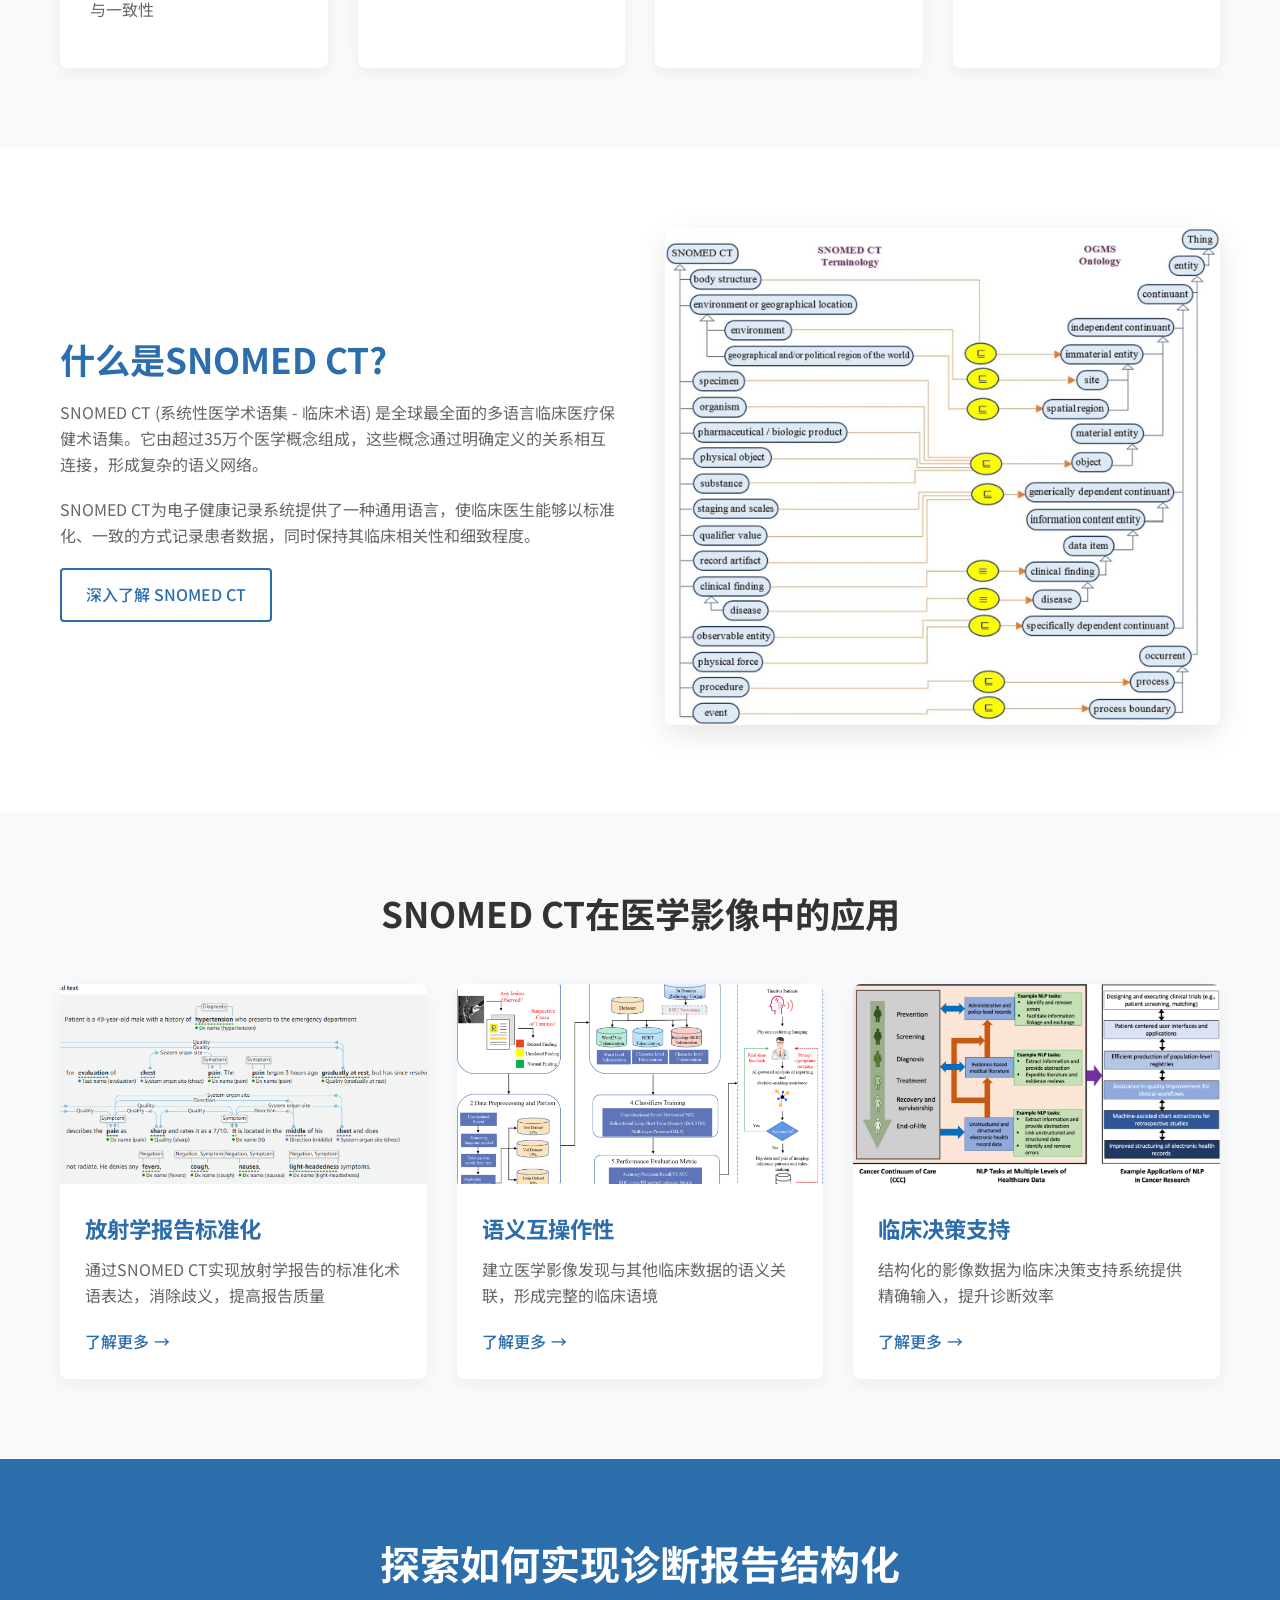
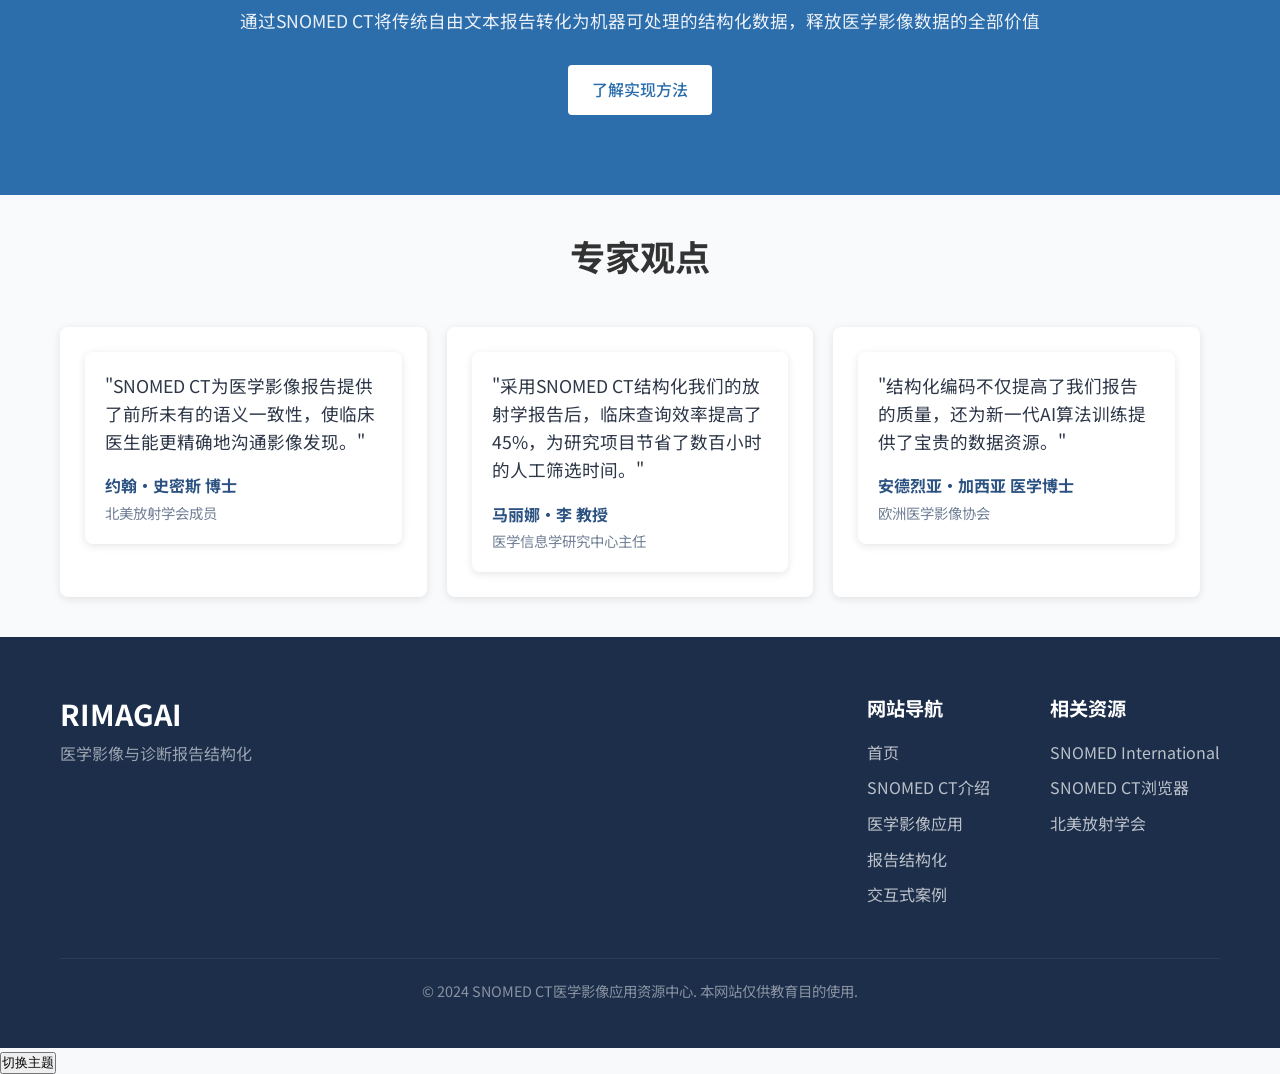
<file: 02_SNOMED_CT_v2.0/index.html>
<!DOCTYPE html>
<html lang="zh-CN">
<head>
    <meta charset="UTF-8">
    <meta name="viewport" content="width=device-width, initial-scale=1.0">
    <title>SNOMED CT医学影像应用与诊断报告结构化</title>
    <link rel="stylesheet" href="css/styles.css">
    <link rel="stylesheet" href="css/enhanced-styles.css">
    <link rel="stylesheet" href="https://fonts.googleapis.com/css2?family=Noto+Sans+SC:wght@300;400;500;700&display=swap">
    <meta name="description" content="SNOMED CT医学影像应用与诊断报告结构化 - 了解如何使用系统性医学术语集提升医学影像报告质量">
</head>
<body>
    <header class="enhanced-header">
        <div class="container">
            <div class="logo">
                <h1>RIMAGAI</h1>
                <p>医学影像与诊断报告结构化</p>
            </div>
            <nav>
                <button class="mobile-menu-toggle" id="menuToggle">
                    <span></span>
                    <span></span>
                    <span></span>
                </button>
                <ul class="nav-links" id="navLinks">
                    <li><a href="index.html" class="active">首页</a></li>
                    <li><a href="snomed-intro.html">SNOMED CT介绍</a></li>
                    <li><a href="imaging-application.html">医学影像应用</a></li>
                    <li><a href="report-structuring.html">报告结构化</a></li>
                    <li><a href="case-demo.html">交互式案例</a></li>
                    <li><a href="../03_Image_snomed_struction/static/index.html" target="_blank">影像分析系统</a></li>
                </ul>
            </nav>
        </div>
    </header>

    <section class="hero enhanced-hero">
        <div class="hero-background"></div>
        <div class="container">
            <div class="hero-content">
                <h1 class="headline">系统性医学术语集</h1>
                <h2 class="subheadline">医学影像诊断的<span>结构化未来</span></h2>
                <p>探索SNOMED CT如何革新医学影像诊断报告的标准化与结构化，提升临床决策支持与医疗数据互操作性</p>
                <div class="hero-buttons">
                    <a href="report-structuring.html" class="btn primary">了解报告结构化</a>
                    <a href="case-demo.html" class="btn secondary">查看交互式案例</a>
                </div>
            </div>
            <div class="hero-image">
                <div class="image-container">
                    <img src="images/reporting.jpg" alt="医学影像诊断" id="heroImage">
                </div>
            </div>
        </div>
    </section>

    <section class="features enhanced-features">
        <div class="container">
            <h2 class="section-title">SNOMED CT医学影像应用核心优势</h2>
            <div class="features-grid">
                <div class="feature-card">
                    <div class="icon">
                        <i class="feature-icon-standard"></i>
                    </div>
                    <h3>国际标准术语</h3>
                    <p>SNOMED CT提供全球最全面的多语言临床术语集，确保医学影像报告用语的标准化与一致性</p>
                </div>
                <div class="feature-card">
                    <div class="icon">
                        <i class="feature-icon-structure"></i>
                    </div>
                    <h3>报告结构化</h3>
                    <p>将传统的叙述性报告转化为结构化数据，支持计算机辅助诊断和大数据分析</p>
                </div>
                <div class="feature-card">
                    <div class="icon">
                        <i class="feature-icon-interop"></i>
                    </div>
                    <h3>系统互操作性</h3>
                    <p>实现不同医疗系统间的无缝数据交换，提高医疗协作效率与诊断准确性</p>
                </div>
                <div class="feature-card">
                    <div class="icon">
                        <i class="feature-icon-ai"></i>
                    </div>
                    <h3>AI辅助诊断</h3>
                    <p>结构化数据为人工智能算法提供高质量训练素材，提升AI辅助诊断能力</p>
                </div>
            </div>
        </div>
    </section>

    <section class="intro-content enhanced-content">
        <div class="container">
            <div class="content-columns">
                <div class="text-column">
                    <h2>什么是SNOMED CT?</h2>
                    <p>SNOMED CT (系统性医学术语集 - 临床术语) 是全球最全面的多语言临床医疗保健术语集。它由超过35万个医学概念组成，这些概念通过明确定义的关系相互连接，形成复杂的语义网络。</p>
                    <p>SNOMED CT为电子健康记录系统提供了一种通用语言，使临床医生能够以标准化、一致的方式记录患者数据，同时保持其临床相关性和细致程度。</p>
                    <a href="snomed-intro.html" class="btn secondary">深入了解 SNOMED CT</a>
                </div>
                <div class="image-column">
                    <img src="images/snomed-ontology.jpg" alt="SNOMED CT结构示意图" class="content-image enhanced-image">
                </div>
            </div>
        </div>
    </section>

    <section class="application-preview enhanced-preview">
        <div class="container">
            <h2 class="section-title">SNOMED CT在医学影像中的应用</h2>
            <div class="application-cards">
                <div class="app-card">
                    <div class="card-image-container">
                        <img src="images/mapping.jpg" alt="放射学报告" class="card-image">
                    </div>
                    <div class="card-content">
                        <h3>放射学报告标准化</h3>
                        <p>通过SNOMED CT实现放射学报告的标准化术语表达，消除歧义，提高报告质量</p>
                        <a href="imaging-application.html#applications" class="read-more">了解更多</a>
                    </div>
                </div>
                <div class="app-card">
                    <div class="card-image-container">
                        <img src="images/storage.jpg" alt="语义映射" class="card-image">
                    </div>
                    <div class="card-content">
                        <h3>语义互操作性</h3>
                        <p>建立医学影像发现与其他临床数据的语义关联，形成完整的临床语境</p>
                        <a href="imaging-application.html#integration" class="read-more">了解更多</a>
                    </div>
                </div>
                <div class="app-card">
                    <div class="card-image-container">
                        <img src="images/nlp.jpg" alt="决策支持" class="card-image">
                    </div>
                    <div class="card-content">
                        <h3>临床决策支持</h3>
                        <p>结构化的影像数据为临床决策支持系统提供精确输入，提升诊断效率</p>
                        <a href="imaging-application.html#advantages" class="read-more">了解更多</a>
                    </div>
                </div>
            </div>
        </div>
    </section>

    <section class="cta-section enhanced-cta">
        <div class="container">
            <div class="cta-content">
                <h2>探索如何实现诊断报告结构化</h2>
                <p>通过SNOMED CT将传统自由文本报告转化为机器可处理的结构化数据，释放医学影像数据的全部价值</p>
                <a href="report-structuring.html" class="btn primary pulsate">了解实现方法</a>
            </div>
        </div>
    </section>

    <section class="testimonials">
        <div class="container">
            <h2 class="section-title">专家观点</h2>
            <div class="testimonial-slider">
                <div class="testimonial-slide">
                    <div class="testimonial-content">
                        <p>"SNOMED CT为医学影像报告提供了前所未有的语义一致性，使临床医生能更精确地沟通影像发现。"</p>
                        <div class="testimonial-author">
                            <h4>约翰·史密斯 博士</h4>
                            <p>北美放射学会成员</p>
                        </div>
                    </div>
                </div>
                <div class="testimonial-slide">
                    <div class="testimonial-content">
                        <p>"采用SNOMED CT结构化我们的放射学报告后，临床查询效率提高了45%，为研究项目节省了数百小时的人工筛选时间。"</p>
                        <div class="testimonial-author">
                            <h4>马丽娜·李 教授</h4>
                            <p>医学信息学研究中心主任</p>
                        </div>
                    </div>
                </div>
                <div class="testimonial-slide">
                    <div class="testimonial-content">
                        <p>"结构化编码不仅提高了我们报告的质量，还为新一代AI算法训练提供了宝贵的数据资源。"</p>
                        <div class="testimonial-author">
                            <h4>安德烈亚·加西亚 医学博士</h4>
                            <p>欧洲医学影像协会</p>
                        </div>
                    </div>
                </div>
            </div>
        </div>
    </section>

    <footer class="enhanced-footer">
        <div class="container">
            <div class="footer-content">
                <div class="footer-logo">
                    <h2>RIMAGAI</h2>
                    <p>医学影像与诊断报告结构化</p>
                </div>
                <div class="footer-links">
                    <div class="link-group">
                        <h3>网站导航</h3>
                        <ul>
                            <li><a href="index.html">首页</a></li>
                            <li><a href="snomed-intro.html">SNOMED CT介绍</a></li>
                            <li><a href="imaging-application.html">医学影像应用</a></li>
                            <li><a href="report-structuring.html">报告结构化</a></li>
                            <li><a href="case-demo.html">交互式案例</a></li>
                        </ul>
                    </div>
                    <div class="link-group">
                        <h3>相关资源</h3>
                        <ul>
                            <li><a href="https://www.snomed.org/" target="_blank">SNOMED International</a></li>
                            <li><a href="https://browser.ihtsdotools.org/" target="_blank">SNOMED CT浏览器</a></li>
                            <li><a href="https://www.rsna.org/" target="_blank">北美放射学会</a></li>
                        </ul>
                    </div>
                </div>
            </div>
            <div class="copyright">
                <p>&copy; 2024 SNOMED CT医学影像应用资源中心. 本网站仅供教育目的使用.</p>
            </div>
        </div>
    </footer>

    <script src="js/main.js"></script>
    <script src="js/enhanced.js"></script>
    
    <!-- Syntax self-check -->
    <script>
    try {
        console.log("Syntax check passed");
    }
    catch (error) {
        console.error("Syntax error:", error.message);
    }
    </script>
</body>
</html>
</file>
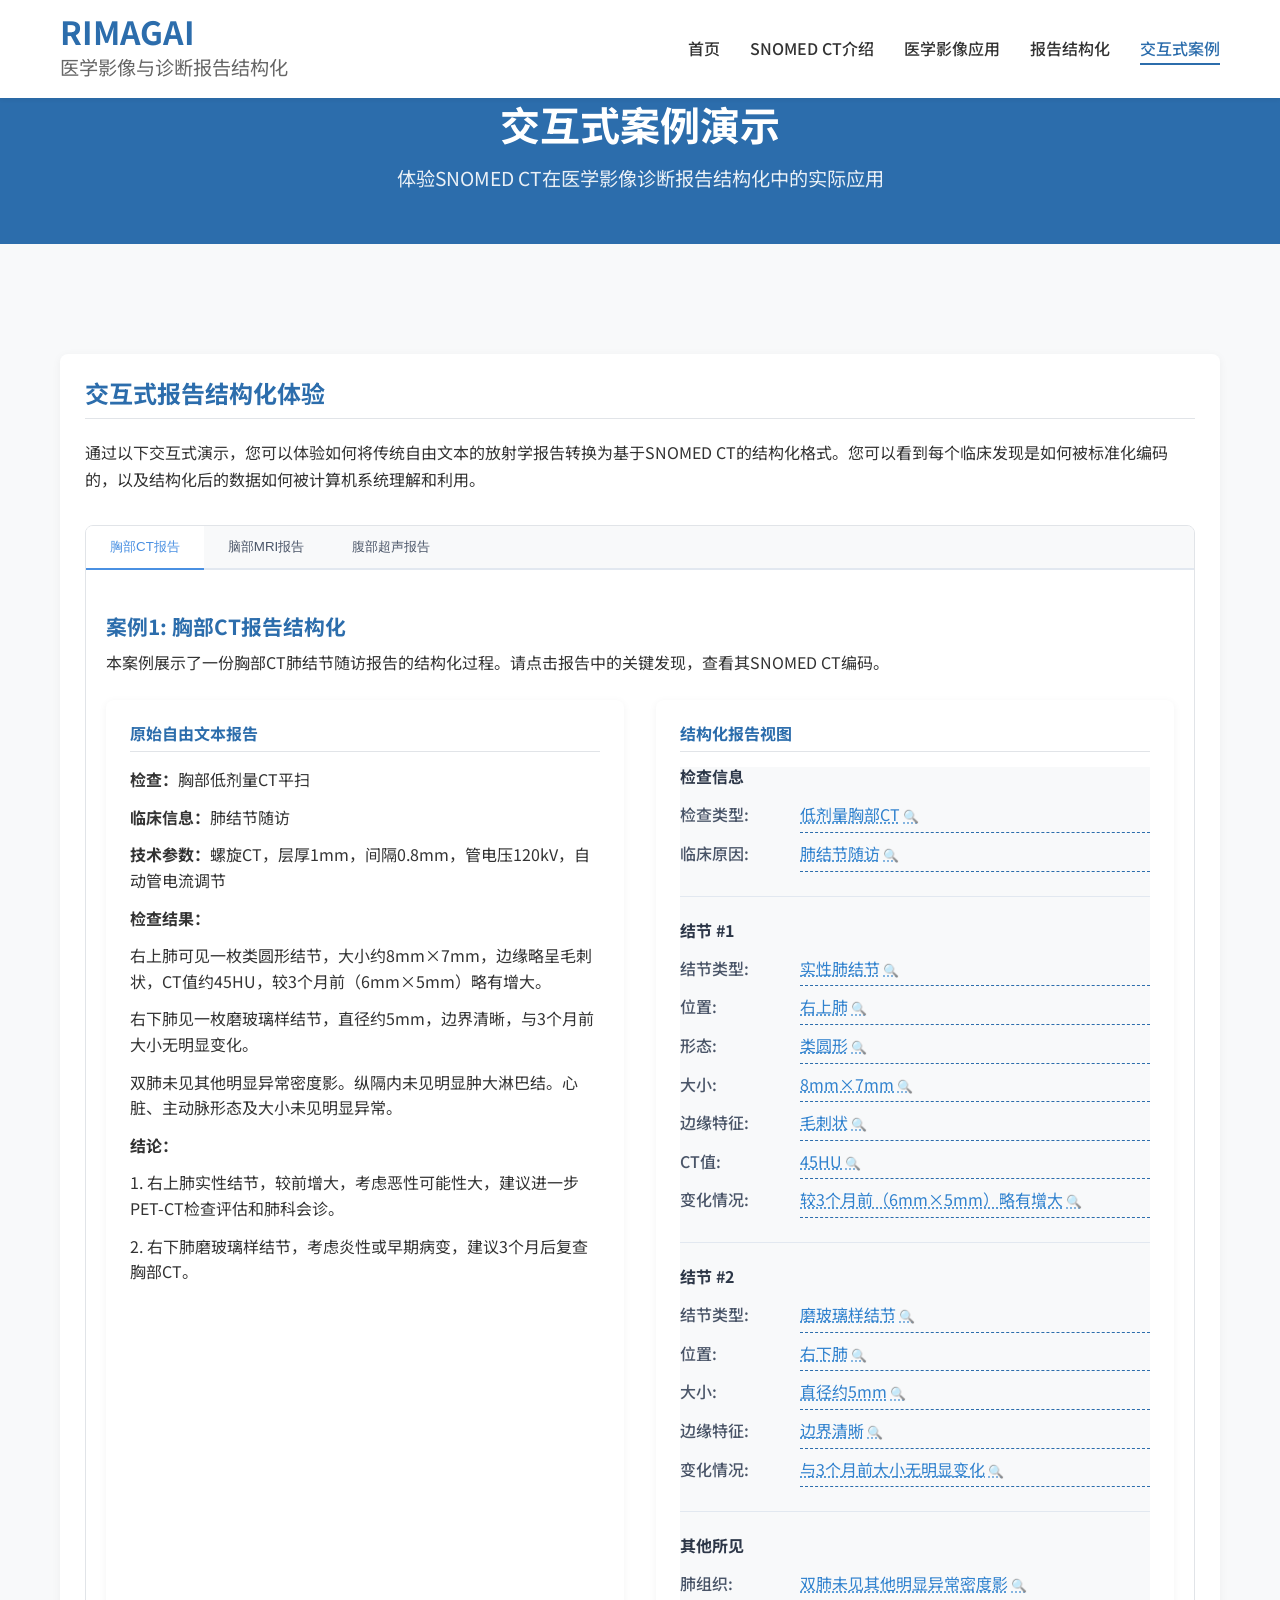
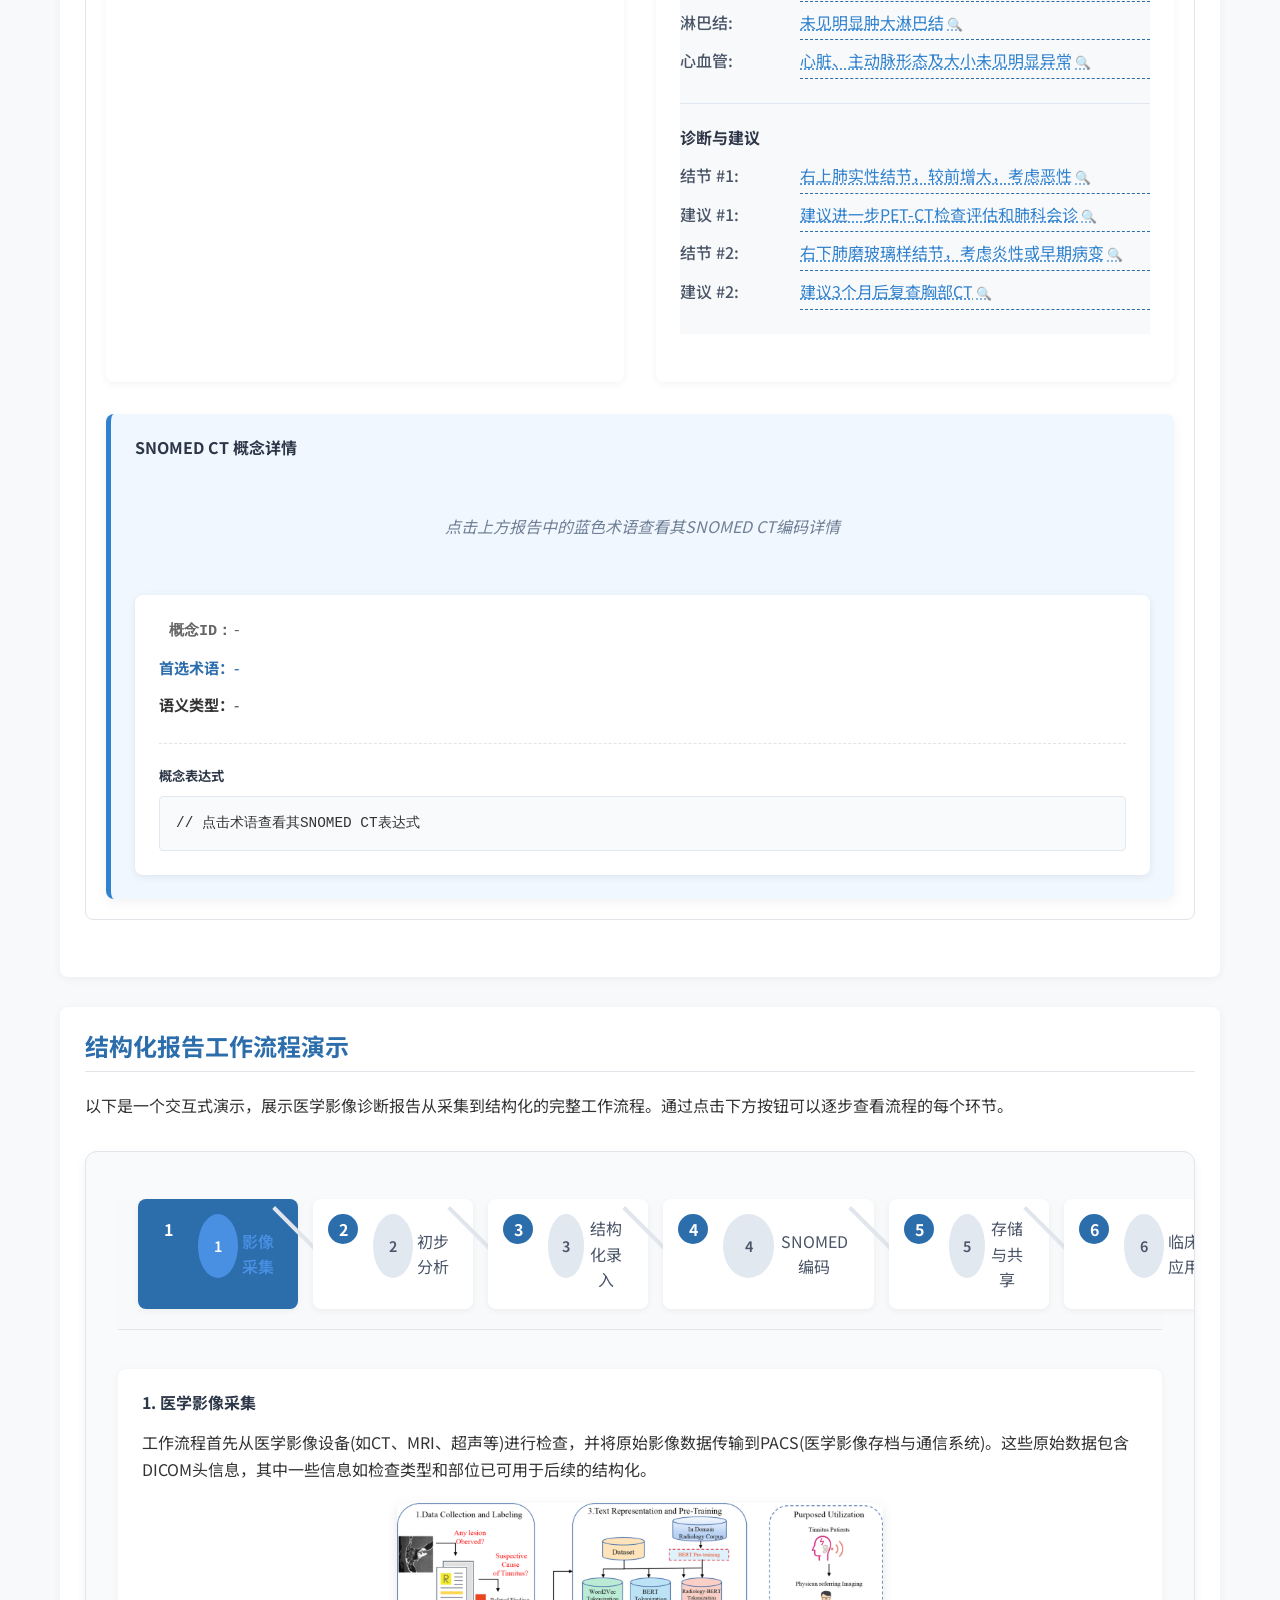
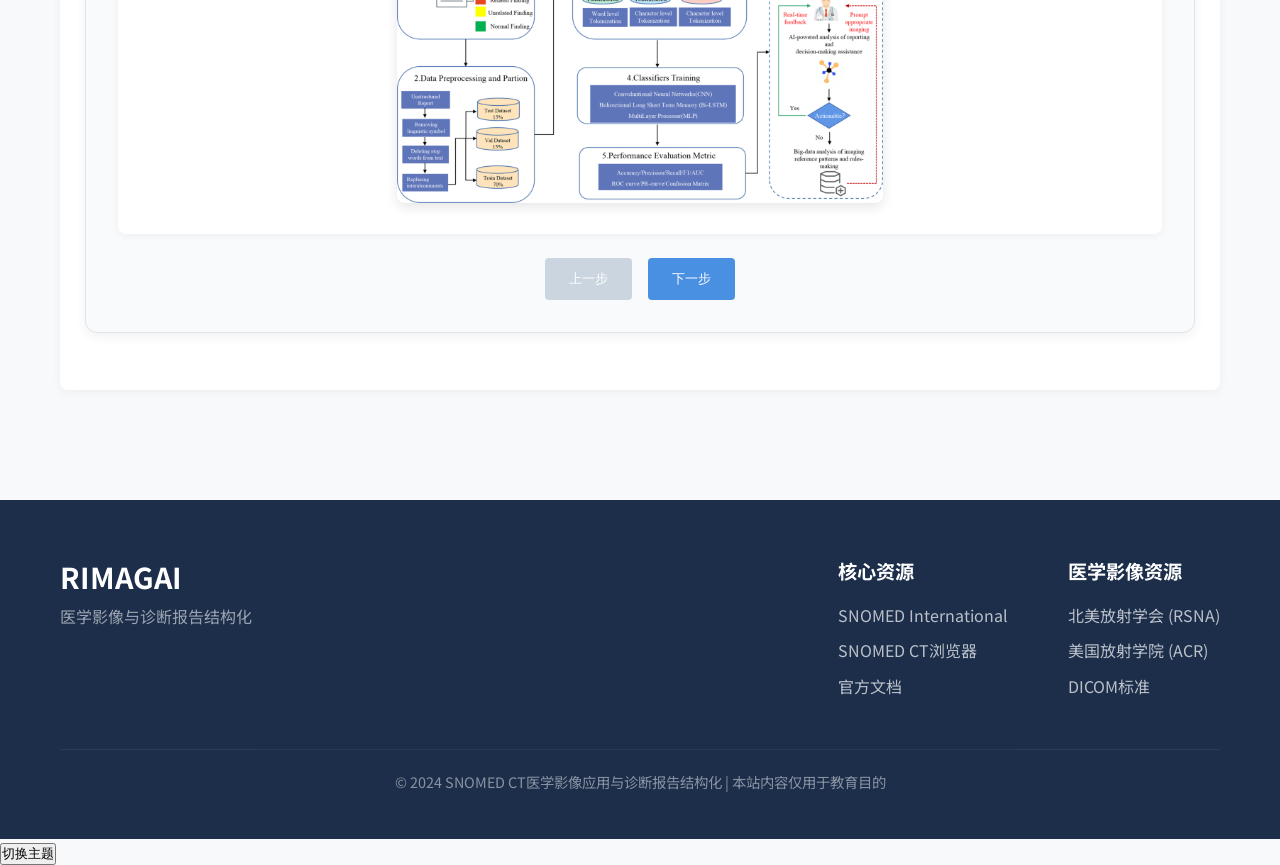
<file: 02_SNOMED_CT_v2.0/case-demo.html>
<!DOCTYPE html>
<html lang="zh-CN">
<head>
    <meta charset="UTF-8">
    <meta name="viewport" content="width=device-width, initial-scale=1.0">
    <title>交互式案例演示 - SNOMED CT医学影像应用</title>
    <link rel="stylesheet" href="css/styles.css">
    <link rel="stylesheet" href="css/styles-additional.css">
    <link rel="stylesheet" href="css/enhanced-styles.css">
    <link rel="stylesheet" href="https://fonts.googleapis.com/css2?family=Noto+Sans+SC:wght@300;400;500;700&display=swap">
</head>
<body>
    <header>
        <div class="container">
            <div class="logo">
                <h1>RIMAGAI</h1>
                <p>医学影像与诊断报告结构化</p>
            </div>
            <nav>
                <button class="mobile-menu-toggle" id="menuToggle">
                    <span></span>
                    <span></span>
                    <span></span>
                </button>
                <ul class="nav-links" id="navLinks">
                    <li><a href="index.html">首页</a></li>
                    <li><a href="snomed-intro.html">SNOMED CT介绍</a></li>
                    <li><a href="imaging-application.html">医学影像应用</a></li>
                    <li><a href="report-structuring.html">报告结构化</a></li>
                    <li><a href="case-demo.html" class="active">交互式案例</a></li>
                </ul>
            </nav>
        </div>
    </header>

    <section class="page-header">
        <div class="container">
            <h1>交互式案例演示</h1>
            <p>体验SNOMED CT在医学影像诊断报告结构化中的实际应用</p>
        </div>
    </section>

    <section class="content-section">
        <div class="container">
            <div class="content-block">
                <h2>交互式报告结构化体验</h2>
                <p>通过以下交互式演示，您可以体验如何将传统自由文本的放射学报告转换为基于SNOMED CT的结构化格式。您可以看到每个临床发现是如何被标准化编码的，以及结构化后的数据如何被计算机系统理解和利用。</p>
                
                <div class="demo-tabs">
                    <div class="tab-buttons">
                        <button class="tab-button active" data-tab="chest-ct">胸部CT报告</button>
                        <button class="tab-button" data-tab="brain-mri">脑部MRI报告</button>
                        <button class="tab-button" data-tab="abdominal-us">腹部超声报告</button>
                    </div>
                    
                    <div class="tab-content active" id="chest-ct">
                        <div class="case-intro">
                            <h3>案例1: 胸部CT报告结构化</h3>
                            <p>本案例展示了一份胸部CT肺结节随访报告的结构化过程。请点击报告中的关键发现，查看其SNOMED CT编码。</p>
                        </div>
                        
                        <div class="report-demo">
                            <div class="original-report">
                                <h4>原始自由文本报告</h4>
                                <div class="report-text" id="chestOriginalReport">
                                    <p><strong>检查：</strong>胸部低剂量CT平扫</p>
                                    <p><strong>临床信息：</strong>肺结节随访</p>
                                    <p><strong>技术参数：</strong>螺旋CT，层厚1mm，间隔0.8mm，管电压120kV，自动管电流调节</p>
                                    <p><strong>检查结果：</strong></p>
                                    <p>右上肺可见一枚类圆形结节，大小约8mm×7mm，边缘略呈毛刺状，CT值约45HU，较3个月前（6mm×5mm）略有增大。</p>
                                    <p>右下肺见一枚磨玻璃样结节，直径约5mm，边界清晰，与3个月前大小无明显变化。</p>
                                    <p>双肺未见其他明显异常密度影。纵隔内未见明显肿大淋巴结。心脏、主动脉形态及大小未见明显异常。</p>
                                    <p><strong>结论：</strong></p>
                                    <p>1. 右上肺实性结节，较前增大，考虑恶性可能性大，建议进一步PET-CT检查评估和肺科会诊。</p>
                                    <p>2. 右下肺磨玻璃样结节，考虑炎性或早期病变，建议3个月后复查胸部CT。</p>
                                </div>
                            </div>
                            
                            <div class="structured-report">
                                <h4>结构化报告视图</h4>
                                <div class="report-structure" id="chestStructuredReport">
                                    <div class="structure-section">
                                        <h5>检查信息</h5>
                                        <div class="structure-item">
                                            <div class="item-label">检查类型:</div>
                                            <div class="item-value snomedTerm" data-concept="395081000119108" data-term="低剂量胸部CT">低剂量胸部CT</div>
                                        </div>
                                        <div class="structure-item">
                                            <div class="item-label">临床原因:</div>
                                            <div class="item-value snomedTerm" data-concept="390834004" data-term="肺结节随访">肺结节随访</div>
                                        </div>
                                    </div>
                                    
                                    <div class="structure-section">
                                        <h5>结节 #1</h5>
                                        <div class="structure-item">
                                            <div class="item-label">结节类型:</div>
                                            <div class="item-value snomedTerm" data-concept="87049006" data-term="实性肺结节">实性肺结节</div>
                                        </div>
                                        <div class="structure-item">
                                            <div class="item-label">位置:</div>
                                            <div class="item-value snomedTerm" data-concept="48387007" data-term="右上肺">右上肺</div>
                                        </div>
                                        <div class="structure-item">
                                            <div class="item-label">形态:</div>
                                            <div class="item-value snomedTerm" data-concept="58779008" data-term="类圆形">类圆形</div>
                                        </div>
                                        <div class="structure-item">
                                            <div class="item-label">大小:</div>
                                            <div class="item-value snomedTerm" data-concept="404499006" data-term="大小测量">8mm×7mm</div>
                                        </div>
                                        <div class="structure-item">
                                            <div class="item-label">边缘特征:</div>
                                            <div class="item-value snomedTerm" data-concept="26241001" data-term="毛刺状">毛刺状</div>
                                        </div>
                                        <div class="structure-item">
                                            <div class="item-label">CT值:</div>
                                            <div class="item-value snomedTerm" data-concept="251474001" data-term="Hounsfield单位测量">45HU</div>
                                        </div>
                                        <div class="structure-item">
                                            <div class="item-label">变化情况:</div>
                                            <div class="item-value snomedTerm" data-concept="385392005" data-term="增大">较3个月前（6mm×5mm）略有增大</div>
                                        </div>
                                    </div>
                                    
                                    <div class="structure-section">
                                        <h5>结节 #2</h5>
                                        <div class="structure-item">
                                            <div class="item-label">结节类型:</div>
                                            <div class="item-value snomedTerm" data-concept="53341011000001103" data-term="磨玻璃样结节">磨玻璃样结节</div>
                                        </div>
                                        <div class="structure-item">
                                            <div class="item-label">位置:</div>
                                            <div class="item-value snomedTerm" data-concept="41224006" data-term="右下肺">右下肺</div>
                                        </div>
                                        <div class="structure-item">
                                            <div class="item-label">大小:</div>
                                            <div class="item-value snomedTerm" data-concept="404499006" data-term="大小测量">直径约5mm</div>
                                        </div>
                                        <div class="structure-item">
                                            <div class="item-label">边缘特征:</div>
                                            <div class="item-value snomedTerm" data-concept="73735007" data-term="边界清晰">边界清晰</div>
                                        </div>
                                        <div class="structure-item">
                                            <div class="item-label">变化情况:</div>
                                            <div class="item-value snomedTerm" data-concept="399307001" data-term="无变化">与3个月前大小无明显变化</div>
                                        </div>
                                    </div>
                                    
                                    <div class="structure-section">
                                        <h5>其他所见</h5>
                                        <div class="structure-item">
                                            <div class="item-label">肺组织:</div>
                                            <div class="item-value snomedTerm" data-concept="17621005" data-term="正常发现">双肺未见其他明显异常密度影</div>
                                        </div>
                                        <div class="structure-item">
                                            <div class="item-label">淋巴结:</div>
                                            <div class="item-value snomedTerm" data-concept="17621005" data-term="正常发现">未见明显肿大淋巴结</div>
                                        </div>
                                        <div class="structure-item">
                                            <div class="item-label">心血管:</div>
                                            <div class="item-value snomedTerm" data-concept="17621005" data-term="正常发现">心脏、主动脉形态及大小未见明显异常</div>
                                        </div>
                                    </div>
                                    
                                    <div class="structure-section">
                                        <h5>诊断与建议</h5>
                                        <div class="structure-item">
                                            <div class="item-label">结节 #1:</div>
                                            <div class="item-value snomedTerm" data-concept="372124000" data-term="恶性肺结节">右上肺实性结节，较前增大，考虑恶性</div>
                                        </div>
                                        <div class="structure-item">
                                            <div class="item-label">建议 #1:</div>
                                            <div class="item-value snomedTerm" data-concept="434271000124104" data-term="PET-CT评估">建议进一步PET-CT检查评估和肺科会诊</div>
                                        </div>
                                        <div class="structure-item">
                                            <div class="item-label">结节 #2:</div>
                                            <div class="item-value snomedTerm" data-concept="447886005" data-term="炎性肺结节">右下肺磨玻璃样结节，考虑炎性或早期病变</div>
                                        </div>
                                        <div class="structure-item">
                                            <div class="item-label">建议 #2:</div>
                                            <div class="item-value snomedTerm" data-concept="275881004" data-term="随访检查">建议3个月后复查胸部CT</div>
                                        </div>
                                    </div>
                                </div>
                            </div>
                        </div>
                        
                        <!-- 添加概念详情区域 -->
                        <div class="concept-details">
                            <h4>SNOMED CT 概念详情</h4>
                            <p class="code-prompt">点击上方报告中的蓝色术语查看其SNOMED CT编码详情</p>
                            <div class="concept-info">
                                <div class="concept-basic">
                                    <div class="concept-id"><strong>概念ID：</strong><span id="conceptId">-</span></div>
                                    <div class="concept-term"><strong>首选术语：</strong><span id="conceptTerm">-</span></div>
                                    <div class="concept-type"><strong>语义类型：</strong><span id="conceptType">-</span></div>
                                </div>
                                <div class="concept-expression-container">
                                    <h5>概念表达式</h5>
                                    <pre class="concept-expression" id="conceptExpression">// 点击术语查看其SNOMED CT表达式</pre>
                                </div>
                            </div>
                        </div>
                    </div>
                    
                    <div class="tab-content" id="brain-mri">
                        <div class="case-intro">
                            <h3>案例2: 脑部MRI报告结构化</h3>
                            <p>本案例展示了一份脑部MRI脑胶质瘤检查报告的结构化过程。请点击报告中的关键发现，查看其SNOMED CT编码。</p>
                        </div>
                        
                        <div class="report-demo">
                            <div class="original-report">
                                <h4>原始自由文本报告</h4>
                                <div class="report-text" id="brainOriginalReport">
                                    <p><strong>检查：</strong>脑部MRI增强扫描</p>
                                    <p><strong>临床信息：</strong>反复头痛、短暂记忆障碍3个月，疑似脑肿瘤</p>
                                    <p><strong>技术参数：</strong>1.5T MRI，T1WI、T2WI、FLAIR、DWI、增强扫描序列</p>
                                    <p><strong>检查结果：</strong></p>
                                    <p>右侧颞叶见一不规则异常信号病灶，大小约4.2cm×3.8cm×3.5cm。T1WI呈低信号，T2WI及FLAIR呈高信号，DWI显示部分弥散受限。边界不清晰，周围可见明显水肿带。</p>
                                    <p>增强扫描显示病灶不均匀强化，内部可见斑片状未强化区，考虑为坏死区域。</p>
                                    <p>病灶向右侧侧脑室前角局部压迫，但无明显中线结构移位。脑室系统大小正常。</p>
                                    <p>幕上及幕下其他脑实质未见明显异常信号。脑膜未见明显异常强化。</p>
                                    <p><strong>结论：</strong></p>
                                    <p>右侧颞叶不规则异常信号病灶，边界不清，不均匀强化，符合高级别胶质瘤影像表现，考虑胶质母细胞瘤可能性大，建议神经外科会诊并考虑立体定向活检明确诊断。</p>
                                </div>
                            </div>
                            
                            <div class="structured-report">
                                <h4>结构化报告视图</h4>
                                <div class="report-structure" id="brainStructuredReport">
                                    <div class="structure-section">
                                        <h5>检查信息</h5>
                                        <div class="structure-item">
                                            <div class="item-label">检查类型:</div>
                                            <div class="item-value snomedTerm" data-concept="429858000" data-term="脑部MRI增强扫描">脑部MRI增强扫描</div>
                                        </div>
                                        <div class="structure-item">
                                            <div class="item-label">临床原因:</div>
                                            <div class="item-value snomedTerm" data-concept="446534005" data-term="疑似脑肿瘤">疑似脑肿瘤</div>
                                        </div>
                                        <div class="structure-item">
                                            <div class="item-label">症状表现:</div>
                                            <div class="item-value snomedTerm" data-concept="25064002" data-term="头痛">反复头痛、短暂记忆障碍3个月</div>
                                        </div>
                                    </div>
                                    
                                    <div class="structure-section">
                                        <h5>主要发现</h5>
                                        <div class="structure-item">
                                            <div class="item-label">病灶性质:</div>
                                            <div class="item-value snomedTerm" data-concept="68453008" data-term="脑肿瘤">异常信号病灶</div>
                                        </div>
                                        <div class="structure-item">
                                            <div class="item-label">位置:</div>
                                            <div class="item-value snomedTerm" data-concept="78277001" data-term="右侧颞叶结构">右侧颞叶</div>
                                        </div>
                                        <div class="structure-item">
                                            <div class="item-label">形态:</div>
                                            <div class="item-value snomedTerm" data-concept="107649004" data-term="不规则形状">不规则形状</div>
                                        </div>
                                        <div class="structure-item">
                                            <div class="item-label">大小:</div>
                                            <div class="item-value snomedTerm" data-concept="404499006" data-term="大小测量">4.2cm×3.8cm×3.5cm</div>
                                        </div>
                                        <div class="structure-item">
                                            <div class="item-label">T1WI信号:</div>
                                            <div class="item-value snomedTerm" data-concept="720519008" data-term="T1低信号强度">T1WI呈低信号</div>
                                        </div>
                                        <div class="structure-item">
                                            <div class="item-label">T2WI信号:</div>
                                            <div class="item-value snomedTerm" data-concept="720520002" data-term="T2高信号强度">T2WI及FLAIR呈高信号</div>
                                        </div>
                                        <div class="structure-item">
                                            <div class="item-label">弥散特征:</div>
                                            <div class="item-value snomedTerm" data-concept="719192009" data-term="弥散受限">DWI显示部分弥散受限</div>
                                        </div>
                                        <div class="structure-item">
                                            <div class="item-label">边界特征:</div>
                                            <div class="item-value snomedTerm" data-concept="4831001" data-term="边界不清晰">边界不清晰</div>
                                        </div>
                                        <div class="structure-item">
                                            <div class="item-label">水肿:</div>
                                            <div class="item-value snomedTerm" data-concept="127559005" data-term="脑水肿">周围可见明显水肿带</div>
                                        </div>
                                    </div>
                                    
                                    <div class="structure-section">
                                        <h5>增强特征</h5>
                                        <div class="structure-item">
                                            <div class="item-label">强化方式:</div>
                                            <div class="item-value snomedTerm" data-concept="255493007" data-term="不均匀强化">不均匀强化</div>
                                        </div>
                                        <div class="structure-item">
                                            <div class="item-label">坏死情况:</div>
                                            <div class="item-value snomedTerm" data-concept="6574001" data-term="肿瘤坏死">内部可见斑片状未强化区，考虑为坏死区域</div>
                                        </div>
                                    </div>
                                    
                                    <div class="structure-section">
                                        <h5>影响与并发症</h5>
                                        <div class="structure-item">
                                            <div class="item-label">压迫情况:</div>
                                            <div class="item-value snomedTerm" data-concept="129582009" data-term="结构压迫">向右侧侧脑室前角局部压迫</div>
                                        </div>
                                        <div class="structure-item">
                                            <div class="item-label">中线移位:</div>
                                            <div class="item-value snomedTerm" data-concept="17621005" data-term="正常发现">无明显中线结构移位</div>
                                        </div>
                                        <div class="structure-item">
                                            <div class="item-label">脑室系统:</div>
                                            <div class="item-value snomedTerm" data-concept="17621005" data-term="正常发现">脑室系统大小正常</div>
                                        </div>
                                    </div>
                                    
                                    <div class="structure-section">
                                        <h5>其他所见</h5>
                                        <div class="structure-item">
                                            <div class="item-label">其他脑实质:</div>
                                            <div class="item-value snomedTerm" data-concept="17621005" data-term="正常发现">幕上及幕下其他脑实质未见明显异常信号</div>
                                        </div>
                                        <div class="structure-item">
                                            <div class="item-label">脑膜:</div>
                                            <div class="item-value snomedTerm" data-concept="17621005" data-term="正常发现">脑膜未见明显异常强化</div>
                                        </div>
                                    </div>
                                    
                                    <div class="structure-section">
                                        <h5>诊断与建议</h5>
                                        <div class="structure-item">
                                            <div class="item-label">诊断:</div>
                                            <div class="item-value snomedTerm" data-concept="393564001" data-term="胶质母细胞瘤">高级别胶质瘤，考虑胶质母细胞瘤可能性大</div>
                                        </div>
                                        <div class="structure-item">
                                            <div class="item-label">建议:</div>
                                            <div class="item-value snomedTerm" data-concept="432879008" data-term="立体定向活检">建议神经外科会诊并考虑立体定向活检明确诊断</div>
                                        </div>
                                    </div>
                                </div>
                            </div>
                        </div>
                        
                        <!-- 添加概念详情区域 -->
                        <div class="concept-details">
                            <h4>SNOMED CT 概念详情</h4>
                            <p class="code-prompt">点击上方报告中的蓝色术语查看其SNOMED CT编码详情</p>
                            <div class="concept-info">
                                <div class="concept-basic">
                                    <div class="concept-id"><strong>概念ID：</strong><span id="conceptId">-</span></div>
                                    <div class="concept-term"><strong>首选术语：</strong><span id="conceptTerm">-</span></div>
                                    <div class="concept-type"><strong>语义类型：</strong><span id="conceptType">-</span></div>
                                </div>
                                <div class="concept-expression-container">
                                    <h5>概念表达式</h5>
                                    <pre class="concept-expression" id="conceptExpression">// 点击术语查看其SNOMED CT表达式</pre>
                                </div>
                            </div>
                        </div>
                    </div>
                    
                    <div class="tab-content" id="abdominal-us">
                        <div class="case-intro">
                            <h3>案例3: 腹部超声报告结构化</h3>
                            <p>本案例展示了一份腹部超声检查报告的结构化过程。请点击报告中的关键发现，查看其SNOMED CT编码。</p>
                        </div>
                        
                        <div class="report-demo">
                            <div class="original-report">
                                <h4>原始自由文本报告</h4>
                                <div class="report-text" id="abdominalOriginalReport">
                                    <p><strong>检查：</strong>腹部超声检查</p>
                                    <p><strong>临床信息：</strong>右上腹不适3周，加重2天</p>
                                    <p><strong>检查结果：</strong></p>
                                    <p><strong>肝脏：</strong>肝脏大小正常，轮廓规则，实质回声均匀，未见异常病灶。肝内胆管未见扩张。</p>
                                    <p><strong>胆囊：</strong>胆囊大小正常，壁厚度正常，内可见多个强回声团块，最大者约1.5cm，伴声影，随体位改变而移动。</p>
                                    <p><strong>胰腺：</strong>胰腺大小正常，轮廓规则，回声均匀，未见明显异常回声。胰管未见扩张。</p>
                                    <p><strong>脾脏：</strong>脾脏大小正常，轮廓规则，回声均匀，未见异常病灶。</p>
                                    <p><strong>肾脏：</strong>双肾大小正常，轮廓规则，皮髓质分界清晰，实质回声均匀，未见异常病灶。集合系统未见扩张。</p>
                                    <p><strong>主要血管：</strong>腹主动脉、下腔静脉显示清晰，走行通畅，未见明显异常。</p>
                                    <p><strong>腹腔未见明显积液。</strong></p>
                                    <p><strong>结论：</strong></p>
                                    <p>多发胆囊结石，建议外科会诊，结合患者症状考虑治疗方案。</p>
                                </div>
                            </div>
                            
                            <div class="structured-report">
                                <h4>结构化报告视图</h4>
                                <div class="report-structure" id="abdominalStructuredReport">
                                    <div class="structure-section">
                                        <h5>检查信息</h5>
                                        <div class="structure-item">
                                            <div class="item-label">检查类型:</div>
                                            <div class="item-value snomedTerm" data-concept="16310003" data-term="腹部超声检查">腹部超声检查</div>
                                        </div>
                                        <div class="structure-item">
                                            <div class="item-label">临床原因:</div>
                                            <div class="item-value snomedTerm" data-concept="21522001" data-term="腹部不适">右上腹不适3周，加重2天</div>
                                        </div>
                                    </div>
                                    
                                    <div class="structure-section">
                                        <h5>肝脏</h5>
                                        <div class="structure-item">
                                            <div class="item-label">大小:</div>
                                            <div class="item-value snomedTerm" data-concept="17621005" data-term="正常发现">正常</div>
                                        </div>
                                        <div class="structure-item">
                                            <div class="item-label">轮廓:</div>
                                            <div class="item-value snomedTerm" data-concept="17621005" data-term="正常发现">规则</div>
                                        </div>
                                        <div class="structure-item">
                                            <div class="item-label">实质回声:</div>
                                            <div class="item-value snomedTerm" data-concept="17621005" data-term="正常发现">均匀，未见异常病灶</div>
                                        </div>
                                        <div class="structure-item">
                                            <div class="item-label">胆管:</div>
                                            <div class="item-value snomedTerm" data-concept="17621005" data-term="正常发现">未见扩张</div>
                                        </div>
                                    </div>
                                    
                                    <div class="structure-section">
                                        <h5>胆囊</h5>
                                        <div class="structure-item">
                                            <div class="item-label">大小:</div>
                                            <div class="item-value snomedTerm" data-concept="17621005" data-term="正常发现">正常</div>
                                        </div>
                                        <div class="structure-item">
                                            <div class="item-label">壁厚度:</div>
                                            <div class="item-value snomedTerm" data-concept="17621005" data-term="正常发现">正常</div>
                                        </div>
                                        <div class="structure-item">
                                            <div class="item-label">内部结构:</div>
                                            <div class="item-value snomedTerm" data-concept="235571004" data-term="胆囊结石">可见多个强回声团块，最大者约1.5cm，伴声影，随体位改变而移动</div>
                                        </div>
                                    </div>
                                    
                                    <div class="structure-section">
                                        <h5>其他器官</h5>
                                        <div class="structure-item">
                                            <div class="item-label">胰腺:</div>
                                            <div class="item-value snomedTerm" data-concept="17621005" data-term="正常发现">大小正常，轮廓规则，回声均匀，未见明显异常回声</div>
                                        </div>
                                        <div class="structure-item">
                                            <div class="item-label">胰管:</div>
                                            <div class="item-value snomedTerm" data-concept="17621005" data-term="正常发现">未见扩张</div>
                                        </div>
                                        <div class="structure-item">
                                            <div class="item-label">脾脏:</div>
                                            <div class="item-value snomedTerm" data-concept="17621005" data-term="正常发现">大小正常，轮廓规则，回声均匀，未见异常病灶</div>
                                        </div>
                                        <div class="structure-item">
                                            <div class="item-label">肾脏:</div>
                                            <div class="item-value snomedTerm" data-concept="17621005" data-term="正常发现">双肾大小正常，轮廓规则，皮髓质分界清晰，实质回声均匀</div>
                                        </div>
                                        <div class="structure-item">
                                            <div class="item-label">集合系统:</div>
                                            <div class="item-value snomedTerm" data-concept="17621005" data-term="正常发现">未见扩张</div>
                                        </div>
                                        <div class="structure-item">
                                            <div class="item-label">主要血管:</div>
                                            <div class="item-value snomedTerm" data-concept="17621005" data-term="正常发现">腹主动脉、下腔静脉显示清晰，走行通畅，未见明显异常</div>
                                        </div>
                                        <div class="structure-item">
                                            <div class="item-label">腹腔积液:</div>
                                            <div class="item-value snomedTerm" data-concept="17621005" data-term="正常发现">未见明显积液</div>
                                        </div>
                                    </div>
                                    
                                    <div class="structure-section">
                                        <h5>诊断与建议</h5>
                                        <div class="structure-item">
                                            <div class="item-label">诊断:</div>
                                            <div class="item-value snomedTerm" data-concept="235571004" data-term="胆囊结石">多发胆囊结石</div>
                                        </div>
                                        <div class="structure-item">
                                            <div class="item-label">建议:</div>
                                            <div class="item-value snomedTerm" data-concept="3457005" data-term="患者转诊">建议外科会诊，结合患者症状考虑治疗方案</div>
                                        </div>
                                    </div>
                                </div>
                            </div>
                        </div>
                        
                        <!-- 添加概念详情区域 -->
                        <div class="concept-details">
                            <h4>SNOMED CT 概念详情</h4>
                            <p class="code-prompt">点击上方报告中的蓝色术语查看其SNOMED CT编码详情</p>
                            <div class="concept-info">
                                <div class="concept-basic">
                                    <div class="concept-id"><strong>概念ID：</strong><span id="conceptId">-</span></div>
                                    <div class="concept-term"><strong>首选术语：</strong><span id="conceptTerm">-</span></div>
                                    <div class="concept-type"><strong>语义类型：</strong><span id="conceptType">-</span></div>
                                </div>
                                <div class="concept-expression-container">
                                    <h5>概念表达式</h5>
                                    <pre class="concept-expression" id="conceptExpression">// 点击术语查看其SNOMED CT表达式</pre>
                                </div>
                            </div>
                        </div>
                    </div>
                </div>
            </div>
            
            <div class="content-block" id="workflow-demo">
                <h2>结构化报告工作流程演示</h2>
                <p>以下是一个交互式演示，展示医学影像诊断报告从采集到结构化的完整工作流程。通过点击下方按钮可以逐步查看流程的每个环节。</p>
                
                <div class="workflow-demo">
                    <ul class="workflow-steps">
                        <li class="workflow-step active">
                            <div class="step-number">1</div>
                            <div class="step-name">影像采集</div>
                        </li>
                        <li class="workflow-step">
                            <div class="step-number">2</div>
                            <div class="step-name">初步分析</div>
                        </li>
                        <li class="workflow-step">
                            <div class="step-number">3</div>
                            <div class="step-name">结构化录入</div>
                        </li>
                        <li class="workflow-step">
                            <div class="step-number">4</div>
                            <div class="step-name">SNOMED编码</div>
                        </li>
                        <li class="workflow-step">
                            <div class="step-number">5</div>
                            <div class="step-name">存储与共享</div>
                        </li>
                        <li class="workflow-step">
                            <div class="step-number">6</div>
                            <div class="step-name">临床应用</div>
                        </li>
                    </ul>
                    
                    <div class="workflow-container">
                        <div class="workflow-screen active">
                            <h4>1. 医学影像采集</h4>
                            <div class="workflow-description">
                                <p>工作流程首先从医学影像设备(如CT、MRI、超声等)进行检查，并将原始影像数据传输到PACS(医学影像存档与通信系统)。这些原始数据包含DICOM头信息，其中一些信息如检查类型和部位已可用于后续的结构化。</p>
                            </div>
                            <div class="workflow-image">
                                <img src="images/storage.jpg" alt="医学影像采集" class="workflow-img">
                            </div>
                        </div>
                        
                        <div class="workflow-screen">
                            <h4>2. 放射科医师初步分析</h4>
                            <div class="workflow-description">
                                <p>放射科医师访问PACS系统，查看患者的影像学检查，进行专业分析和初步诊断。传统上，医师会口述或键入自由文本形式的报告，这种格式虽然灵活但缺乏标准化。</p>
                            </div>
                            <div class="workflow-image">
                                <img src="images/reporting.jpg" alt="影像分析与诊断" class="workflow-img">
                            </div>
                        </div>
                        
                        <div class="workflow-screen">
                            <h4>3. 使用结构化模板录入</h4>
                            <div class="workflow-description">
                                <p>医师使用针对特定检查类型的结构化报告模板，将发现记录为预定义的数据元素，而不是自由文本。这种模板式录入确保了报告的完整性和一致性，且不会遗漏关键信息。</p>
                            </div>
                            <div class="workflow-image">
                                <img src="images/nlp.jpg" alt="结构化模板录入" class="workflow-img">
                            </div>
                        </div>
                        
                        <div class="workflow-screen">
                            <h4>4. SNOMED CT自动编码</h4>
                            <div class="workflow-description">
                                <p>系统自动将录入的结构化数据映射到对应的SNOMED CT概念，为每个临床发现分配唯一的概念ID。对于自由文本部分，可以使用自然语言处理(NLP)技术提取关键概念并映射到SNOMED CT。</p>
                            </div>
                            <div class="workflow-image">
                                <img src="images/mapping.jpg" alt="SNOMED CT编码" class="workflow-img">
                            </div>
                        </div>
                        
                        <div class="workflow-screen">
                            <h4>5. 标准化存储与共享</h4>
                            <div class="workflow-description">
                                <p>编码后的结构化报告以标准格式(如HL7 CDA或FHIR)存储，并可安全地跨系统和机构共享。这种标准化格式使得数据可以被各种临床系统理解和处理，而不仅仅是放射信息系统(RIS)。</p>
                            </div>
                            <div class="workflow-image">
                                <img src="images/architecture.jpg" alt="标准化存储与共享" class="workflow-img">
                            </div>
                        </div>
                        
                        <div class="workflow-screen">
                            <h4>6. 临床应用与二次利用</h4>
                            <div class="workflow-description">
                                <p>最终，结构化的报告数据可以被医疗机构的各种临床系统利用，从电子病历和临床决策支持系统到医学研究和质量改进项目。结构化数据还可以用于训练人工智能模型，进一步提升医学影像诊断的准确性和效率。</p>
                            </div>
                            <div class="workflow-image">
                                <img src="images/confirmation.jpg" alt="临床应用与二次利用" class="workflow-img">
                            </div>
                        </div>
                    </div>
                    
                    <div class="workflow-controls">
                        <button id="prevFrame" class="workflow-btn" disabled>上一步</button>
                        <button id="nextFrame" class="workflow-btn">下一步</button>
                    </div>
                </div>
            </div>
        </div>
    </section>

    <footer>
        <div class="container">
            <div class="footer-content">
                <div class="footer-logo">
                    <h2>RIMAGAI</h2>
                    <p>医学影像与诊断报告结构化</p>
                </div>
                <div class="footer-links">
                    <div class="link-group">
                        <h3>核心资源</h3>
                        <ul>
                            <li><a href="https://www.snomed.org/" target="_blank">SNOMED International</a></li>
                            <li><a href="https://browser.ihtsdotools.org/" target="_blank">SNOMED CT浏览器</a></li>
                            <li><a href="https://confluence.ihtsdotools.org/display/DOCSTART" target="_blank">官方文档</a></li>
                        </ul>
                    </div>
                    <div class="link-group">
                        <h3>医学影像资源</h3>
                        <ul>
                            <li><a href="https://www.rsna.org/" target="_blank">北美放射学会 (RSNA)</a></li>
                            <li><a href="https://www.acr.org/" target="_blank">美国放射学院 (ACR)</a></li>
                            <li><a href="https://www.dicomstandard.org/" target="_blank">DICOM标准</a></li>
                        </ul>
                    </div>
                </div>
            </div>
            <div class="copyright">
                <p>&copy; 2024 SNOMED CT医学影像应用与诊断报告结构化 | 本站内容仅用于教育目的</p>
            </div>
        </div>
    </footer>

    <script src="js/main.js"></script>
    <script src="js/demo.js"></script>
    <script src="js/enhanced.js"></script>
</body>
</html>
</file>
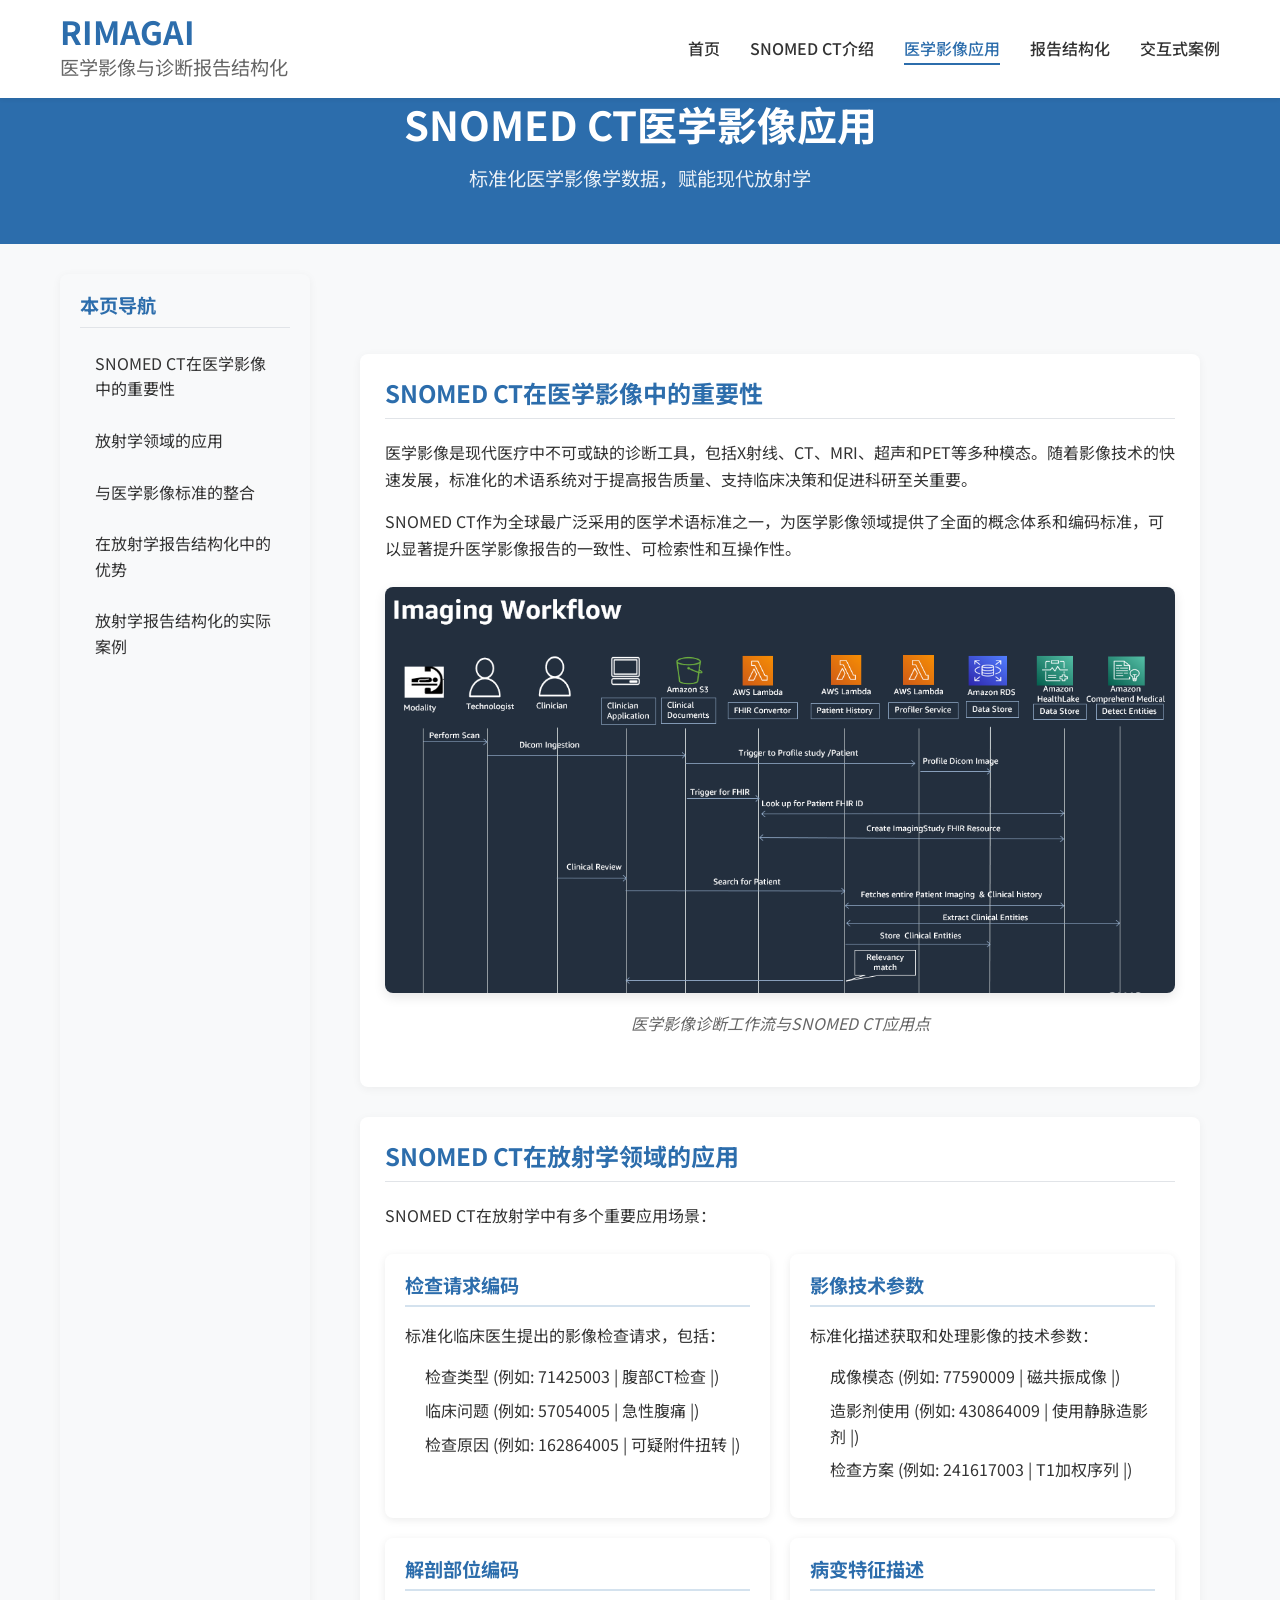
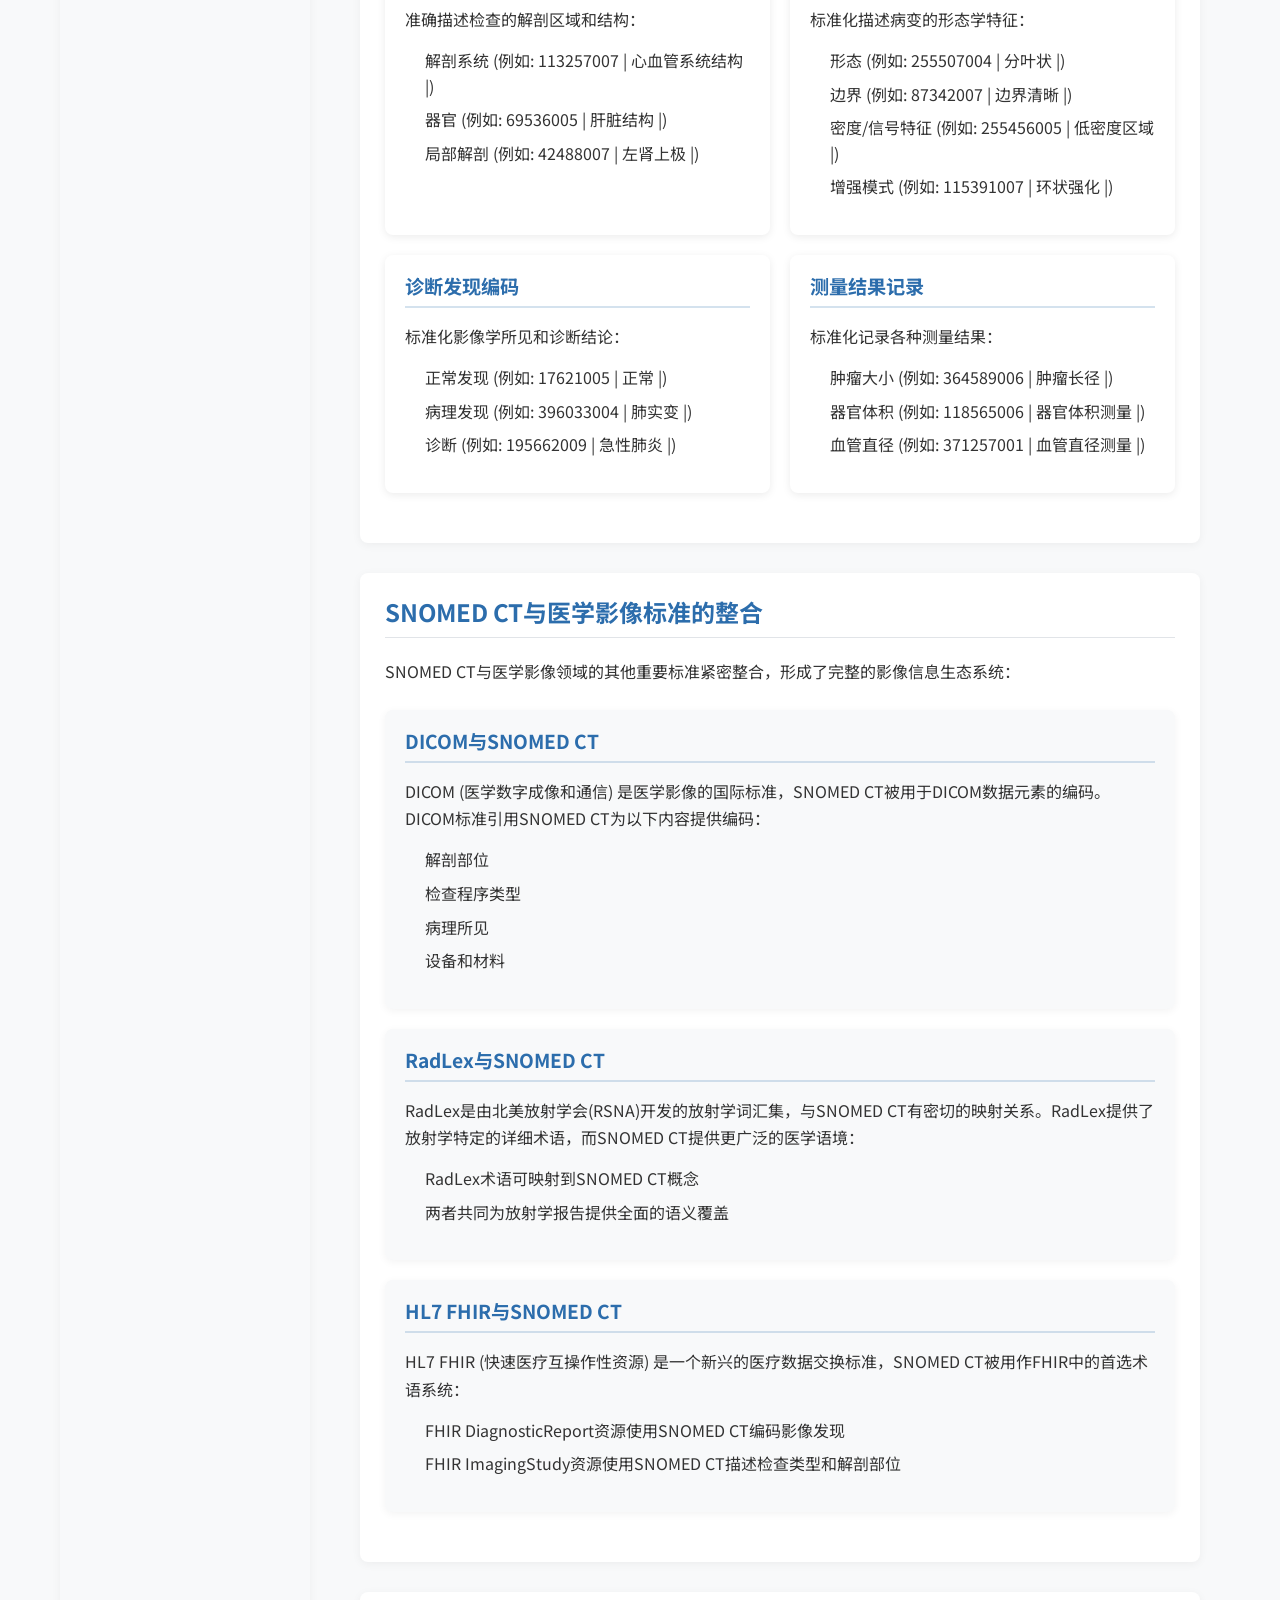
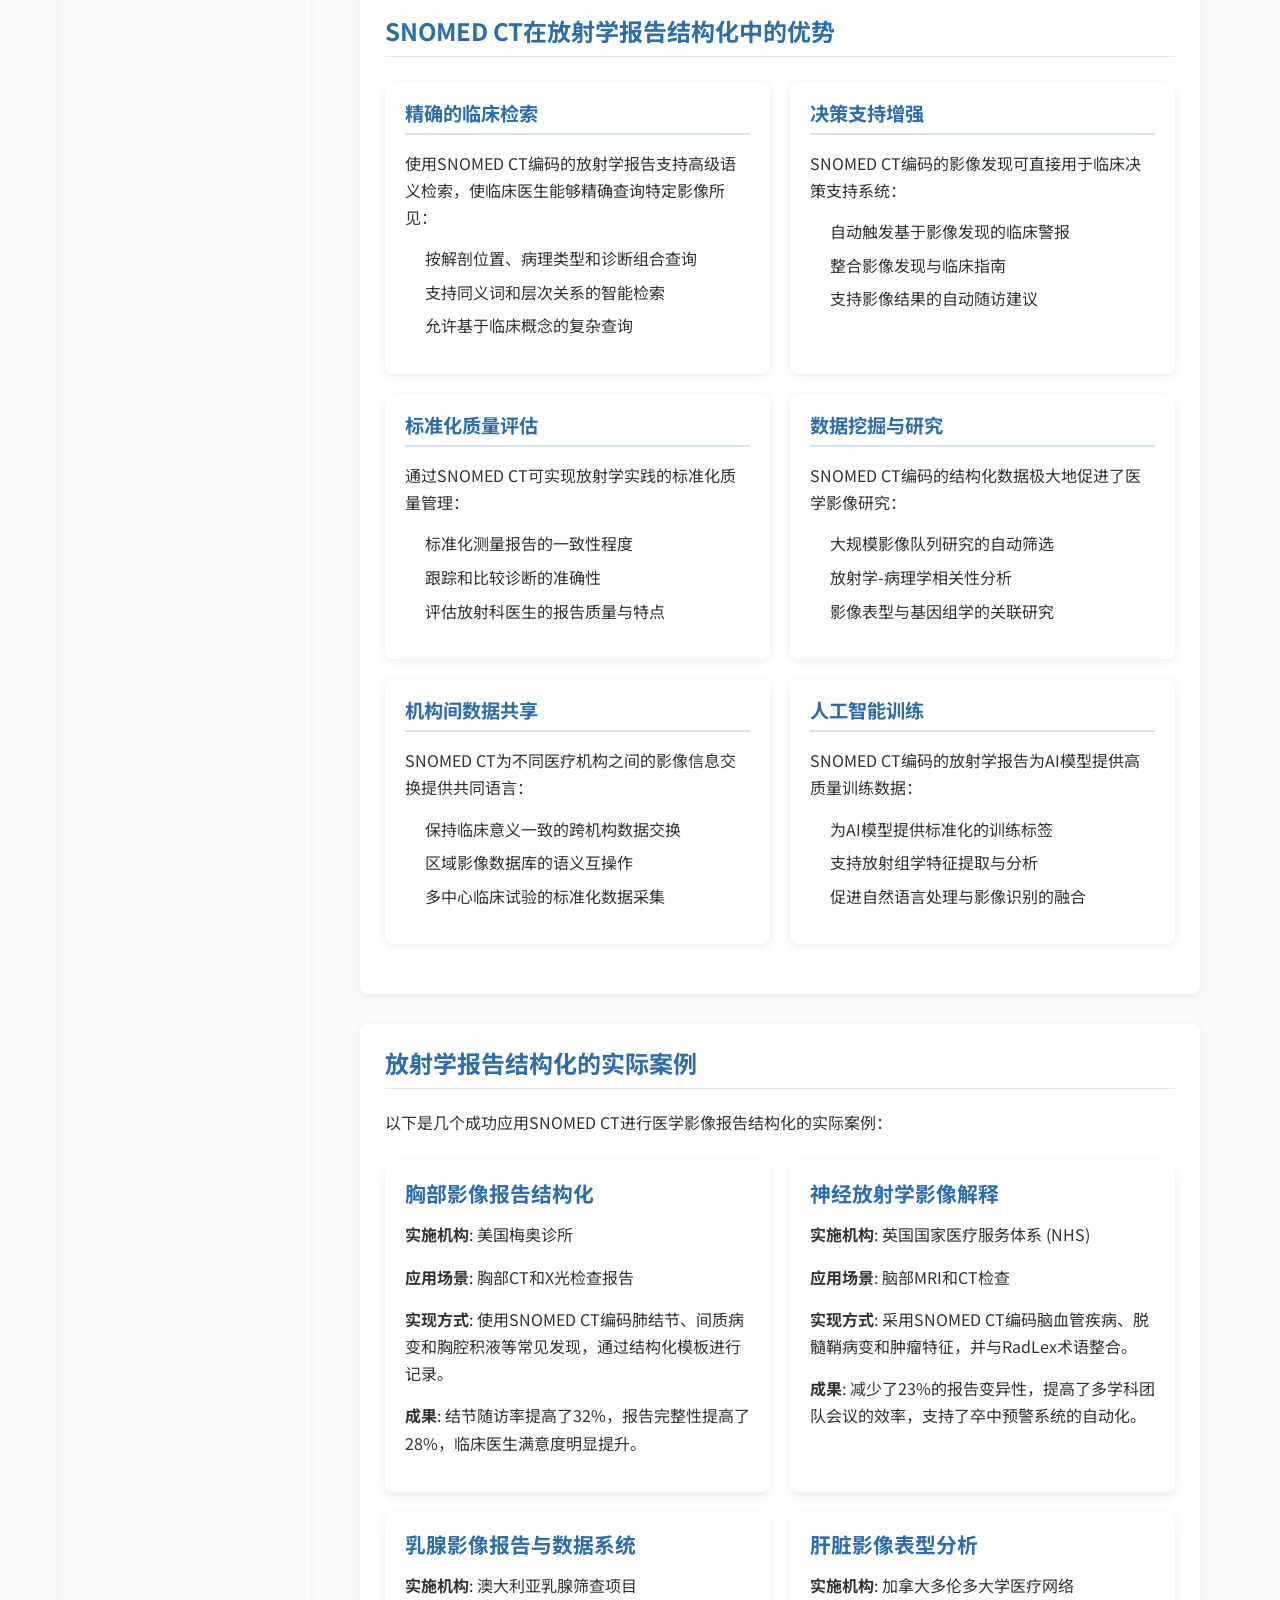
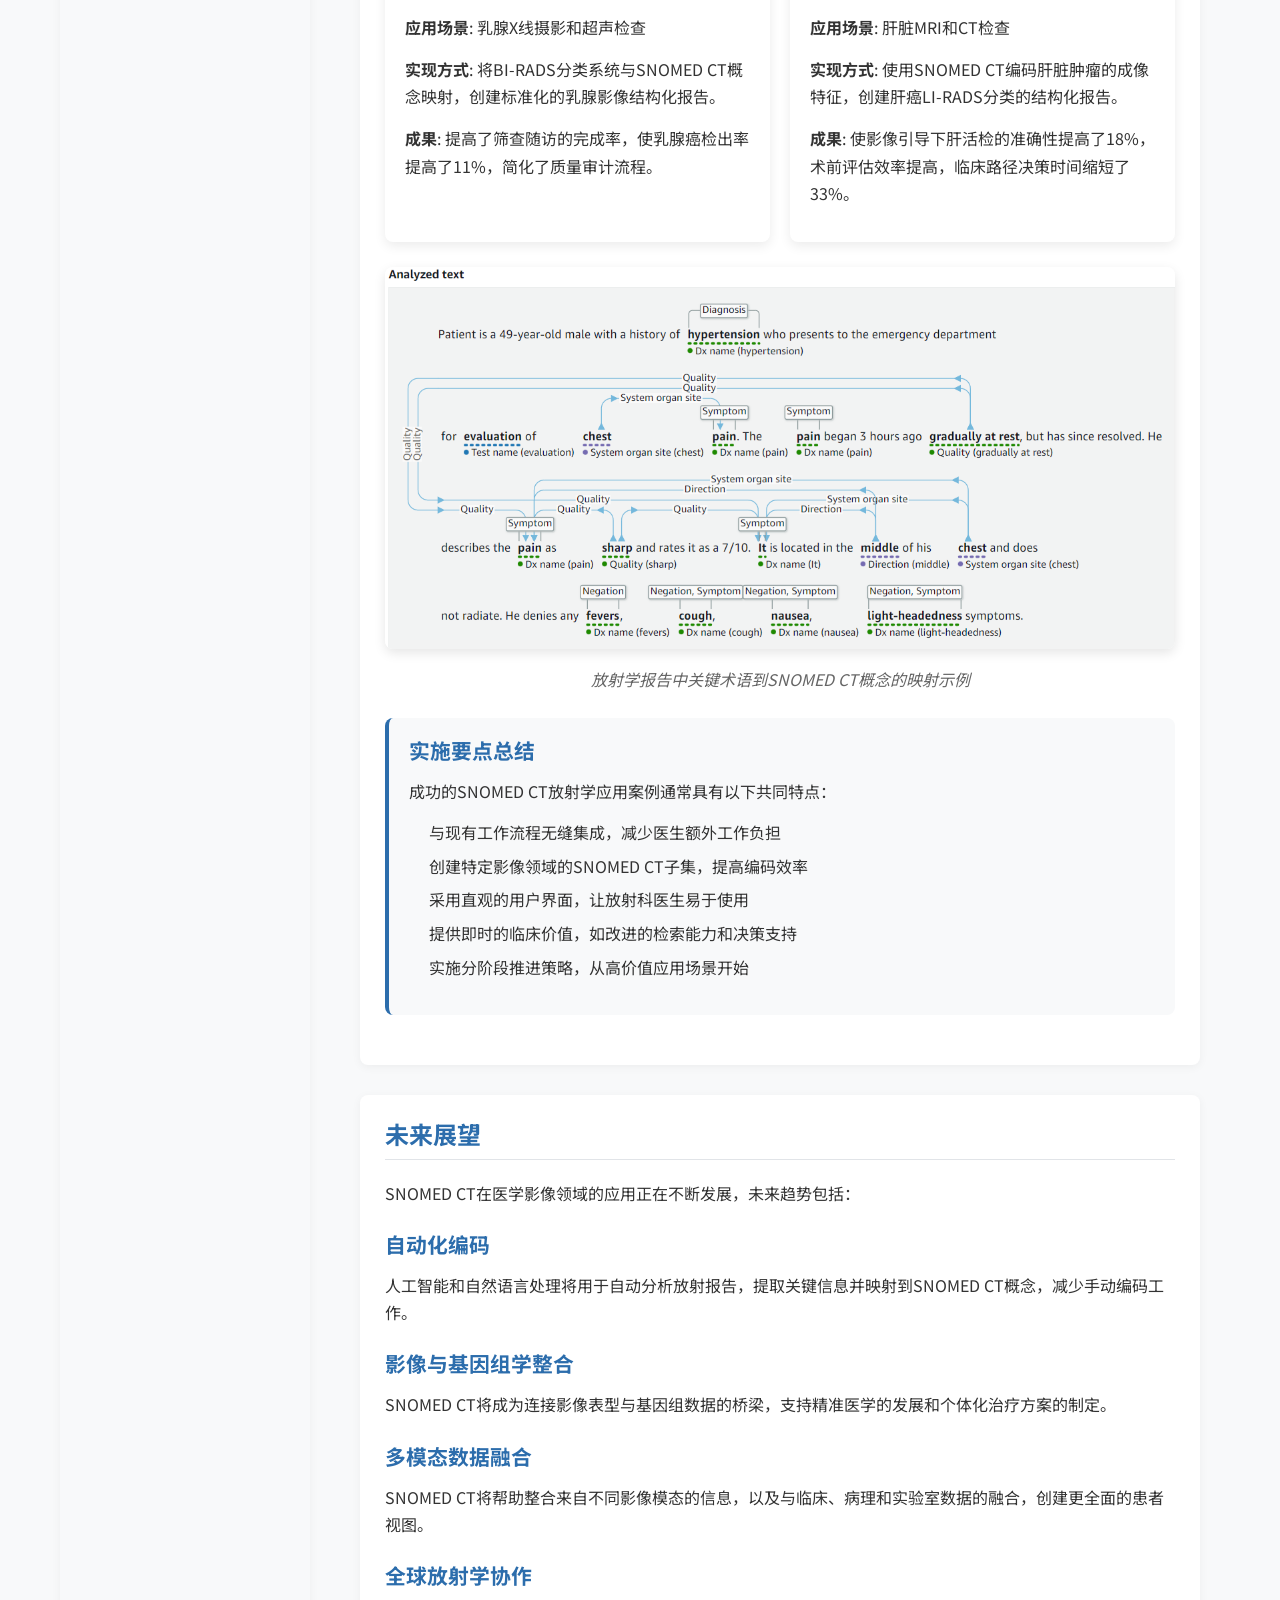
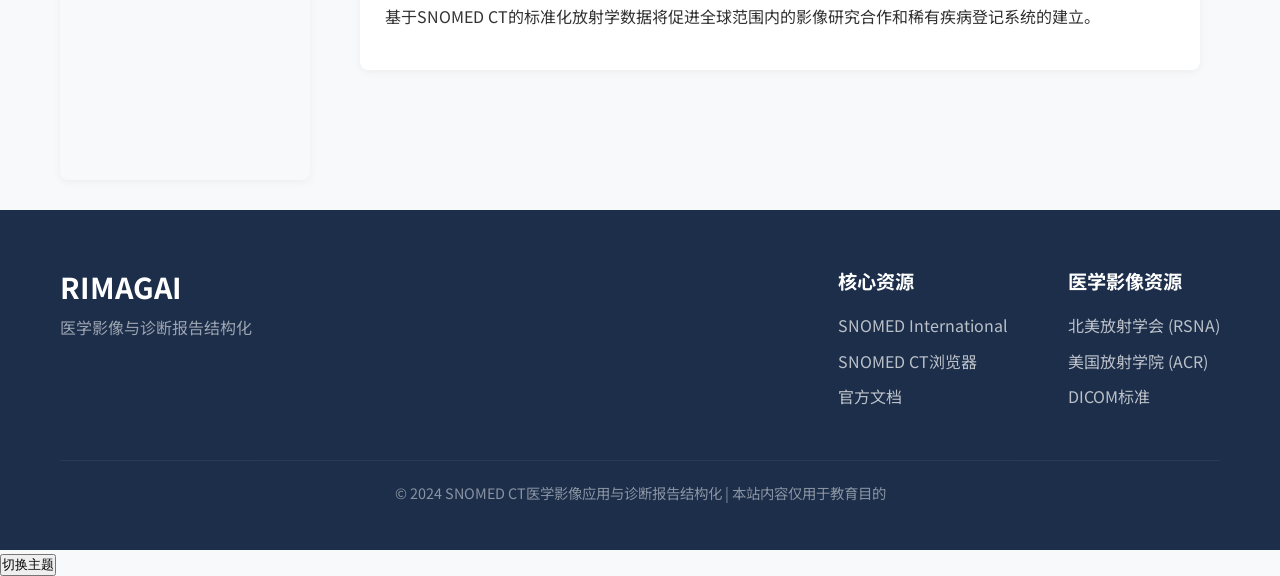
<file: 02_SNOMED_CT_v2.0/imaging-application.html>
<!DOCTYPE html>
<html lang="zh-CN">
<head>
    <meta charset="UTF-8">
    <meta name="viewport" content="width=device-width, initial-scale=1.0">
    <title>SNOMED CT医学影像应用 - 医学影像与诊断报告结构化</title>
    <link rel="stylesheet" href="css/styles.css">
    <link rel="stylesheet" href="css/styles-additional.css">
    <link rel="stylesheet" href="css/enhanced-styles.css">
    <link rel="stylesheet" href="https://fonts.googleapis.com/css2?family=Noto+Sans+SC:wght@300;400;500;700&display=swap">
</head>
<body>
    <header>
        <div class="container">
            <div class="logo">
                <h1>RIMAGAI</h1>
                <p>医学影像与诊断报告结构化</p>
            </div>
            <nav>
                <button class="mobile-menu-toggle" id="menuToggle">
                    <span></span>
                    <span></span>
                    <span></span>
                </button>
                <ul class="nav-links" id="navLinks">
                    <li><a href="index.html">首页</a></li>
                    <li><a href="snomed-intro.html">SNOMED CT介绍</a></li>
                    <li><a href="imaging-application.html" class="active">医学影像应用</a></li>
                    <li><a href="report-structuring.html">报告结构化</a></li>
                    <li><a href="case-demo.html">交互式案例</a></li>
                </ul>
            </nav>
        </div>
    </header>

    <section class="page-header">
        <div class="container">
            <h1>SNOMED CT医学影像应用</h1>
            <p>标准化医学影像学数据，赋能现代放射学</p>
        </div>
    </section>

    <div class="two-column-layout">
        <aside class="page-nav">
            <h3>本页导航</h3>
            <ul>
                <li><a href="#importance" class="active">SNOMED CT在医学影像中的重要性</a></li>
                <li><a href="#applications">放射学领域的应用</a></li>
                <li><a href="#integration">与医学影像标准的整合</a></li>
                <li><a href="#advantages">在放射学报告结构化中的优势</a></li>
                <li><a href="#cases">放射学报告结构化的实际案例</a></li>
            </ul>
        </aside>

        <section class="content-section">
            <div class="container">
                <div class="content-block" id="importance">
                    <h2>SNOMED CT在医学影像中的重要性</h2>
                    <p>医学影像是现代医疗中不可或缺的诊断工具，包括X射线、CT、MRI、超声和PET等多种模态。随着影像技术的快速发展，标准化的术语系统对于提高报告质量、支持临床决策和促进科研至关重要。</p>
                    <p>SNOMED CT作为全球最广泛采用的医学术语标准之一，为医学影像领域提供了全面的概念体系和编码标准，可以显著提升医学影像报告的一致性、可检索性和互操作性。</p>
                    
                    <div class="image-box">
                        <img src="images/architecture.jpg" alt="医学影像工作流" class="content-image">
                        <p class="image-caption">医学影像诊断工作流与SNOMED CT应用点</p>
                    </div>
                </div>

                <div class="content-block" id="applications">
                    <h2>SNOMED CT在放射学领域的应用</h2>
                    <p>SNOMED CT在放射学中有多个重要应用场景：</p>
                    
                    <div class="application-grid">
                        <div class="application-card">
                            <h3>检查请求编码</h3>
                            <p>标准化临床医生提出的影像检查请求，包括：</p>
                            <ul>
                                <li>检查类型 (例如: 71425003 | 腹部CT检查 |)</li>
                                <li>临床问题 (例如: 57054005 | 急性腹痛 |)</li>
                                <li>检查原因 (例如: 162864005 | 可疑附件扭转 |)</li>
                            </ul>
                        </div>
                        
                        <div class="application-card">
                            <h3>影像技术参数</h3>
                            <p>标准化描述获取和处理影像的技术参数：</p>
                            <ul>
                                <li>成像模态 (例如: 77590009 | 磁共振成像 |)</li>
                                <li>造影剂使用 (例如: 430864009 | 使用静脉造影剂 |)</li>
                                <li>检查方案 (例如: 241617003 | T1加权序列 |)</li>
                            </ul>
                        </div>
                        
                        <div class="application-card">
                            <h3>解剖部位编码</h3>
                            <p>准确描述检查的解剖区域和结构：</p>
                            <ul>
                                <li>解剖系统 (例如: 113257007 | 心血管系统结构 |)</li>
                                <li>器官 (例如: 69536005 | 肝脏结构 |)</li>
                                <li>局部解剖 (例如: 42488007 | 左肾上极 |)</li>
                            </ul>
                        </div>
                        
                        <div class="application-card">
                            <h3>病变特征描述</h3>
                            <p>标准化描述病变的形态学特征：</p>
                            <ul>
                                <li>形态 (例如: 255507004 | 分叶状 |)</li>
                                <li>边界 (例如: 87342007 | 边界清晰 |)</li>
                                <li>密度/信号特征 (例如: 255456005 | 低密度区域 |)</li>
                                <li>增强模式 (例如: 115391007 | 环状强化 |)</li>
                            </ul>
                        </div>
                        
                        <div class="application-card">
                            <h3>诊断发现编码</h3>
                            <p>标准化影像学所见和诊断结论：</p>
                            <ul>
                                <li>正常发现 (例如: 17621005 | 正常 |)</li>
                                <li>病理发现 (例如: 396033004 | 肺实变 |)</li>
                                <li>诊断 (例如: 195662009 | 急性肺炎 |)</li>
                            </ul>
                        </div>
                        
                        <div class="application-card">
                            <h3>测量结果记录</h3>
                            <p>标准化记录各种测量结果：</p>
                            <ul>
                                <li>肿瘤大小 (例如: 364589006 | 肿瘤长径 |)</li>
                                <li>器官体积 (例如: 118565006 | 器官体积测量 |)</li>
                                <li>血管直径 (例如: 371257001 | 血管直径测量 |)</li>
                            </ul>
                        </div>
                    </div>
                </div>

                <div class="content-block" id="integration">
                    <h2>SNOMED CT与医学影像标准的整合</h2>
                    <p>SNOMED CT与医学影像领域的其他重要标准紧密整合，形成了完整的影像信息生态系统：</p>
                    
                    <div class="standards-integration">
                        <div class="standard-box">
                            <h3>DICOM与SNOMED CT</h3>
                            <p>DICOM (医学数字成像和通信) 是医学影像的国际标准，SNOMED CT被用于DICOM数据元素的编码。DICOM标准引用SNOMED CT为以下内容提供编码：</p>
                            <ul>
                                <li>解剖部位</li>
                                <li>检查程序类型</li>
                                <li>病理所见</li>
                                <li>设备和材料</li>
                            </ul>
                        </div>
                        
                        <div class="standard-box">
                            <h3>RadLex与SNOMED CT</h3>
                            <p>RadLex是由北美放射学会(RSNA)开发的放射学词汇集，与SNOMED CT有密切的映射关系。RadLex提供了放射学特定的详细术语，而SNOMED CT提供更广泛的医学语境：</p>
                            <ul>
                                <li>RadLex术语可映射到SNOMED CT概念</li>
                                <li>两者共同为放射学报告提供全面的语义覆盖</li>
                            </ul>
                        </div>
                        
                        <div class="standard-box">
                            <h3>HL7 FHIR与SNOMED CT</h3>
                            <p>HL7 FHIR (快速医疗互操作性资源) 是一个新兴的医疗数据交换标准，SNOMED CT被用作FHIR中的首选术语系统：</p>
                            <ul>
                                <li>FHIR DiagnosticReport资源使用SNOMED CT编码影像发现</li>
                                <li>FHIR ImagingStudy资源使用SNOMED CT描述检查类型和解剖部位</li>
                            </ul>
                        </div>
                    </div>
                </div>

                <div class="content-block" id="advantages">
                    <h2>SNOMED CT在放射学报告结构化中的优势</h2>
                    
                    <div class="benefits-grid">
                        <div class="benefit-item">
                            <h3>精确的临床检索</h3>
                            <p>使用SNOMED CT编码的放射学报告支持高级语义检索，使临床医生能够精确查询特定影像所见：</p>
                            <ul>
                                <li>按解剖位置、病理类型和诊断组合查询</li>
                                <li>支持同义词和层次关系的智能检索</li>
                                <li>允许基于临床概念的复杂查询</li>
                            </ul>
                        </div>
                        
                        <div class="benefit-item">
                            <h3>决策支持增强</h3>
                            <p>SNOMED CT编码的影像发现可直接用于临床决策支持系统：</p>
                            <ul>
                                <li>自动触发基于影像发现的临床警报</li>
                                <li>整合影像发现与临床指南</li>
                                <li>支持影像结果的自动随访建议</li>
                            </ul>
                        </div>
                        
                        <div class="benefit-item">
                            <h3>标准化质量评估</h3>
                            <p>通过SNOMED CT可实现放射学实践的标准化质量管理：</p>
                            <ul>
                                <li>标准化测量报告的一致性程度</li>
                                <li>跟踪和比较诊断的准确性</li>
                                <li>评估放射科医生的报告质量与特点</li>
                            </ul>
                        </div>
                        
                        <div class="benefit-item">
                            <h3>数据挖掘与研究</h3>
                            <p>SNOMED CT编码的结构化数据极大地促进了医学影像研究：</p>
                            <ul>
                                <li>大规模影像队列研究的自动筛选</li>
                                <li>放射学-病理学相关性分析</li>
                                <li>影像表型与基因组学的关联研究</li>
                            </ul>
                        </div>
                        
                        <div class="benefit-item">
                            <h3>机构间数据共享</h3>
                            <p>SNOMED CT为不同医疗机构之间的影像信息交换提供共同语言：</p>
                            <ul>
                                <li>保持临床意义一致的跨机构数据交换</li>
                                <li>区域影像数据库的语义互操作</li>
                                <li>多中心临床试验的标准化数据采集</li>
                            </ul>
                        </div>
                        
                        <div class="benefit-item">
                            <h3>人工智能训练</h3>
                            <p>SNOMED CT编码的放射学报告为AI模型提供高质量训练数据：</p>
                            <ul>
                                <li>为AI模型提供标准化的训练标签</li>
                                <li>支持放射组学特征提取与分析</li>
                                <li>促进自然语言处理与影像识别的融合</li>
                            </ul>
                        </div>
                    </div>
                </div>

                <div class="content-block" id="cases">
                    <h2>放射学报告结构化的实际案例</h2>
                    <p>以下是几个成功应用SNOMED CT进行医学影像报告结构化的实际案例：</p>
                    
                    <div class="case-cards">
                        <div class="case-card">
                            <div class="case-content">
                                <h3>胸部影像报告结构化</h3>
                                <p><strong>实施机构</strong>: 美国梅奥诊所</p>
                                <p><strong>应用场景</strong>: 胸部CT和X光检查报告</p>
                                <p><strong>实现方式</strong>: 使用SNOMED CT编码肺结节、间质病变和胸腔积液等常见发现，通过结构化模板进行记录。</p>
                                <p><strong>成果</strong>: 结节随访率提高了32%，报告完整性提高了28%，临床医生满意度明显提升。</p>
                            </div>
                        </div>
                        
                        <div class="case-card">
                            <div class="case-content">
                                <h3>神经放射学影像解释</h3>
                                <p><strong>实施机构</strong>: 英国国家医疗服务体系 (NHS)</p>
                                <p><strong>应用场景</strong>: 脑部MRI和CT检查</p>
                                <p><strong>实现方式</strong>: 采用SNOMED CT编码脑血管疾病、脱髓鞘病变和肿瘤特征，并与RadLex术语整合。</p>
                                <p><strong>成果</strong>: 减少了23%的报告变异性，提高了多学科团队会议的效率，支持了卒中预警系统的自动化。</p>
                            </div>
                        </div>
                        
                        <div class="case-card">
                            <div class="case-content">
                                <h3>乳腺影像报告与数据系统</h3>
                                <p><strong>实施机构</strong>: 澳大利亚乳腺筛查项目</p>
                                <p><strong>应用场景</strong>: 乳腺X线摄影和超声检查</p>
                                <p><strong>实现方式</strong>: 将BI-RADS分类系统与SNOMED CT概念映射，创建标准化的乳腺影像结构化报告。</p>
                                <p><strong>成果</strong>: 提高了筛查随访的完成率，使乳腺癌检出率提高了11%，简化了质量审计流程。</p>
                            </div>
                        </div>
                        
                        <div class="case-card">
                            <div class="case-content">
                                <h3>肝脏影像表型分析</h3>
                                <p><strong>实施机构</strong>: 加拿大多伦多大学医疗网络</p>
                                <p><strong>应用场景</strong>: 肝脏MRI和CT检查</p>
                                <p><strong>实现方式</strong>: 使用SNOMED CT编码肝脏肿瘤的成像特征，创建肝癌LI-RADS分类的结构化报告。</p>
                                <p><strong>成果</strong>: 使影像引导下肝活检的准确性提高了18%，术前评估效率提高，临床路径决策时间缩短了33%。</p>
                            </div>
                        </div>
                    </div>
                    
                    <div class="image-box">
                        <img src="images/mapping.jpg" alt="SNOMED CT在放射报告中的应用" class="content-image">
                        <p class="image-caption">放射学报告中关键术语到SNOMED CT概念的映射示例</p>
                    </div>
                    
                    <div class="info-box">
                        <h3>实施要点总结</h3>
                        <p>成功的SNOMED CT放射学应用案例通常具有以下共同特点：</p>
                        <ul>
                            <li>与现有工作流程无缝集成，减少医生额外工作负担</li>
                            <li>创建特定影像领域的SNOMED CT子集，提高编码效率</li>
                            <li>采用直观的用户界面，让放射科医生易于使用</li>
                            <li>提供即时的临床价值，如改进的检索能力和决策支持</li>
                            <li>实施分阶段推进策略，从高价值应用场景开始</li>
                        </ul>
                    </div>
                </div>

                <div class="content-block" id="future">
                    <h2>未来展望</h2>
                    <p>SNOMED CT在医学影像领域的应用正在不断发展，未来趋势包括：</p>
                    
                    <div class="future-trends">
                        <div class="trend-item">
                            <h3>自动化编码</h3>
                            <p>人工智能和自然语言处理将用于自动分析放射报告，提取关键信息并映射到SNOMED CT概念，减少手动编码工作。</p>
                        </div>
                        
                        <div class="trend-item">
                            <h3>影像与基因组学整合</h3>
                            <p>SNOMED CT将成为连接影像表型与基因组数据的桥梁，支持精准医学的发展和个体化治疗方案的制定。</p>
                        </div>
                        
                        <div class="trend-item">
                            <h3>多模态数据融合</h3>
                            <p>SNOMED CT将帮助整合来自不同影像模态的信息，以及与临床、病理和实验室数据的融合，创建更全面的患者视图。</p>
                        </div>
                        
                        <div class="trend-item">
                            <h3>全球放射学协作</h3>
                            <p>基于SNOMED CT的标准化放射学数据将促进全球范围内的影像研究合作和稀有疾病登记系统的建立。</p>
                        </div>
                    </div>
                </div>
            </div>
        </section>
    </div>

    <footer>
        <div class="container">
            <div class="footer-content">
                <div class="footer-logo">
                    <h2>RIMAGAI</h2>
                    <p>医学影像与诊断报告结构化</p>
                </div>
                <div class="footer-links">
                    <div class="link-group">
                        <h3>核心资源</h3>
                        <ul>
                            <li><a href="https://www.snomed.org/" target="_blank">SNOMED International</a></li>
                            <li><a href="https://browser.ihtsdotools.org/" target="_blank">SNOMED CT浏览器</a></li>
                            <li><a href="https://confluence.ihtsdotools.org/display/DOCSTART" target="_blank">官方文档</a></li>
                        </ul>
                    </div>
                    <div class="link-group">
                        <h3>医学影像资源</h3>
                        <ul>
                            <li><a href="https://www.rsna.org/" target="_blank">北美放射学会 (RSNA)</a></li>
                            <li><a href="https://www.acr.org/" target="_blank">美国放射学院 (ACR)</a></li>
                            <li><a href="https://www.dicomstandard.org/" target="_blank">DICOM标准</a></li>
                        </ul>
                    </div>
                </div>
            </div>
            <div class="copyright">
                <p>&copy; 2024 SNOMED CT医学影像应用与诊断报告结构化 | 本站内容仅用于教育目的</p>
            </div>
        </div>
    </footer>

    <script src="js/main.js"></script>
    <script src="js/enhanced.js"></script>
</body>
</html>
</file>
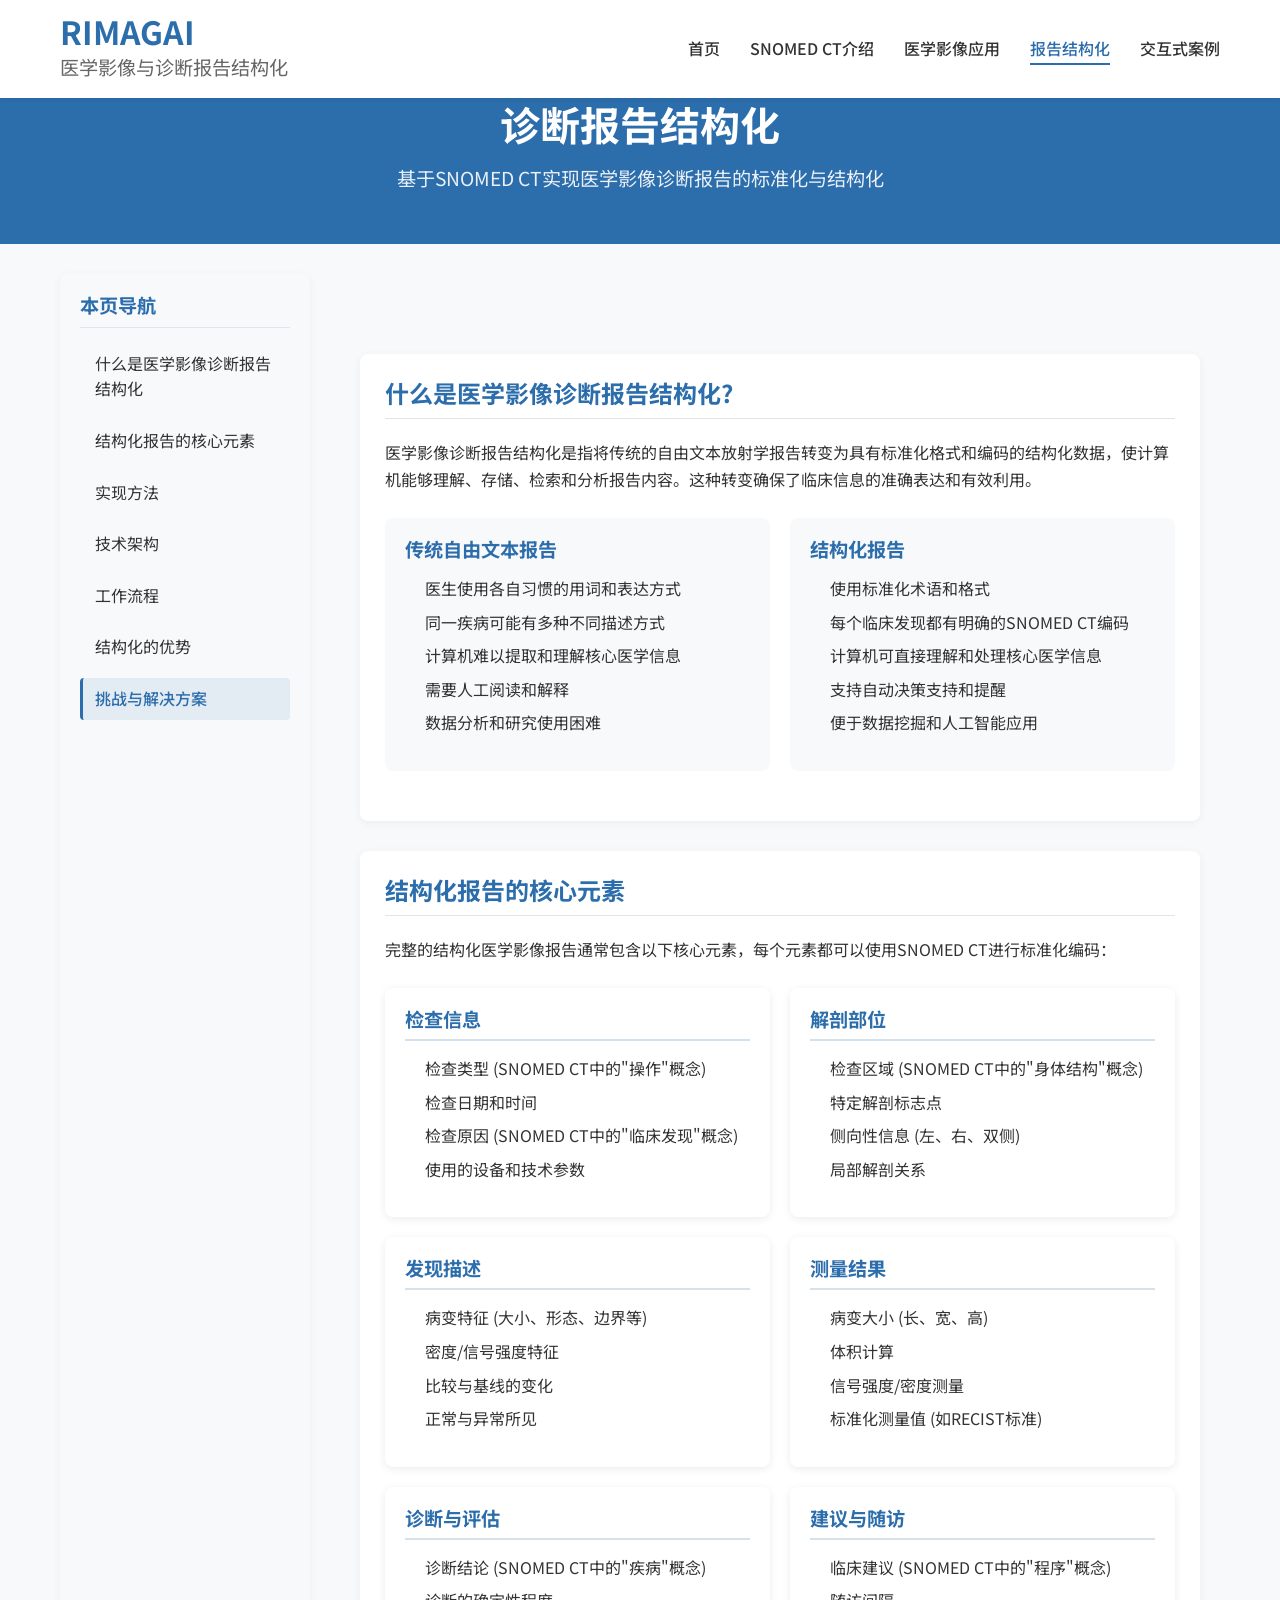
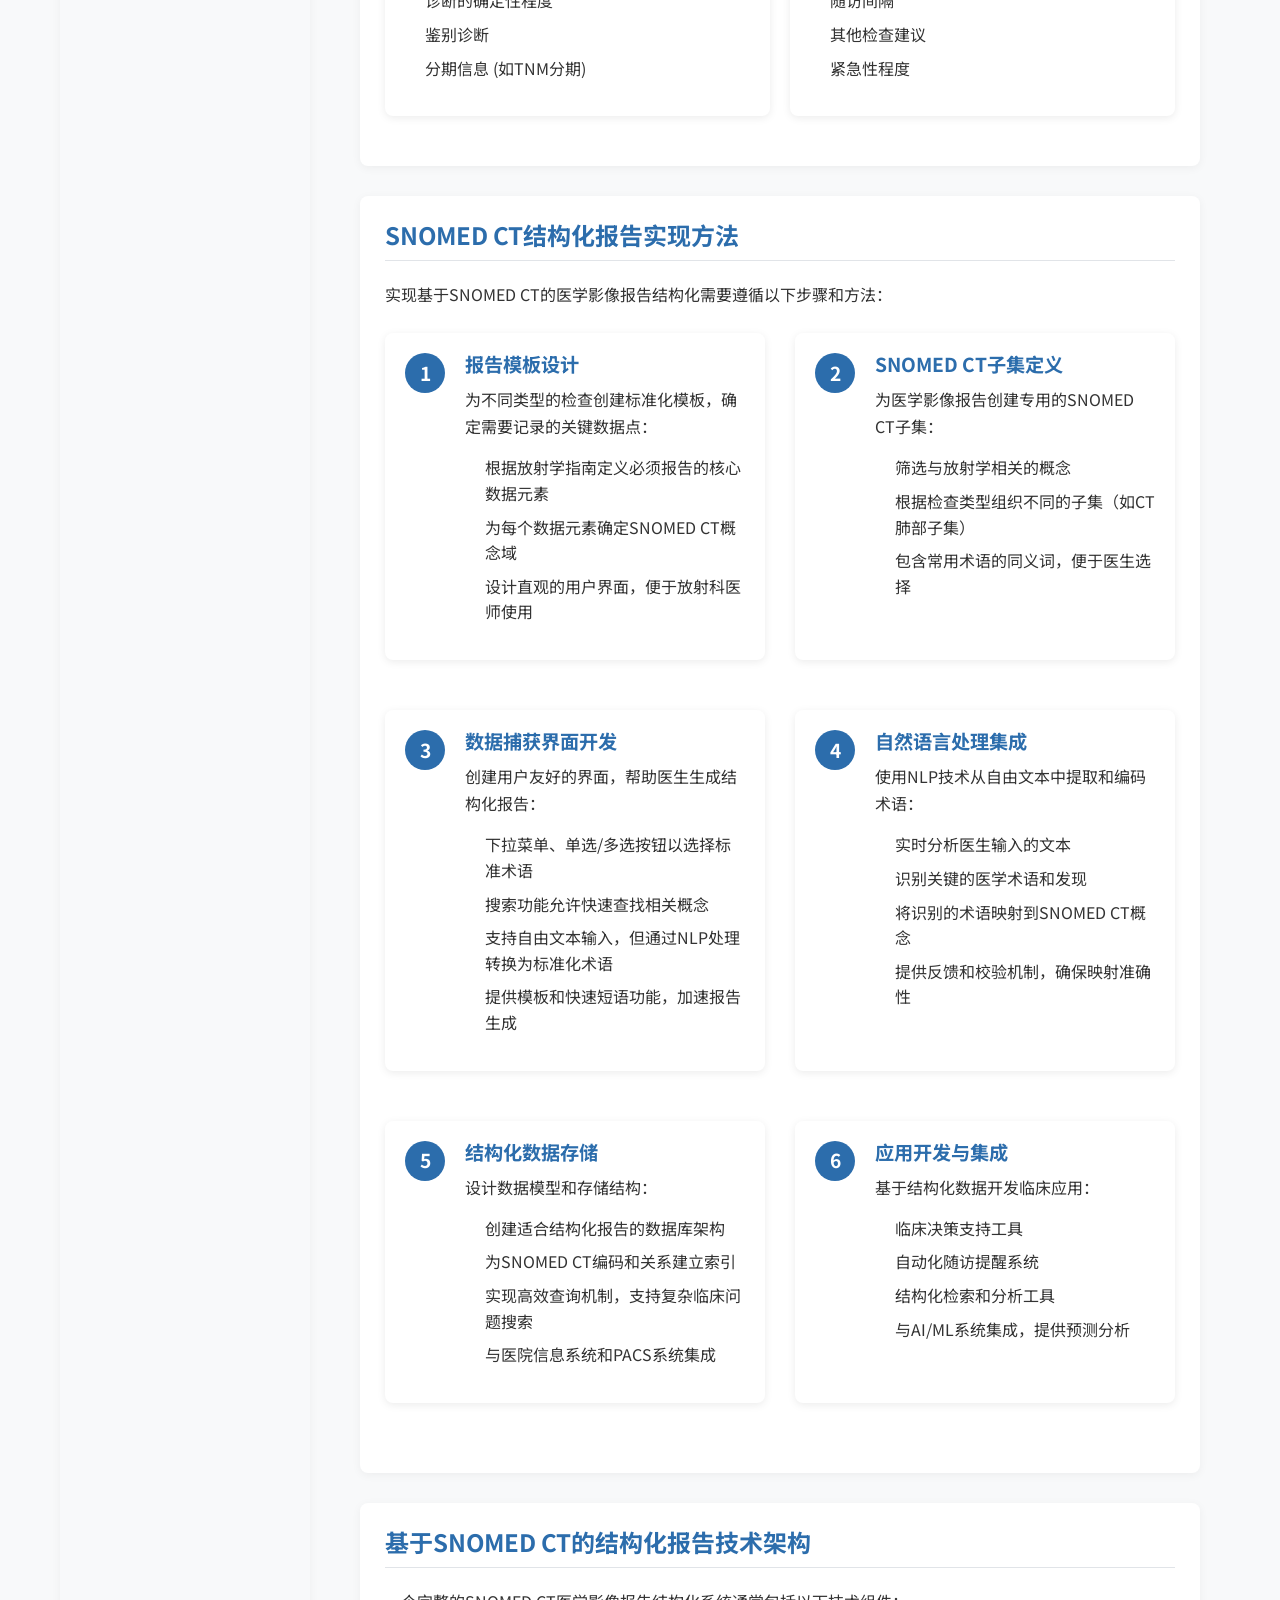
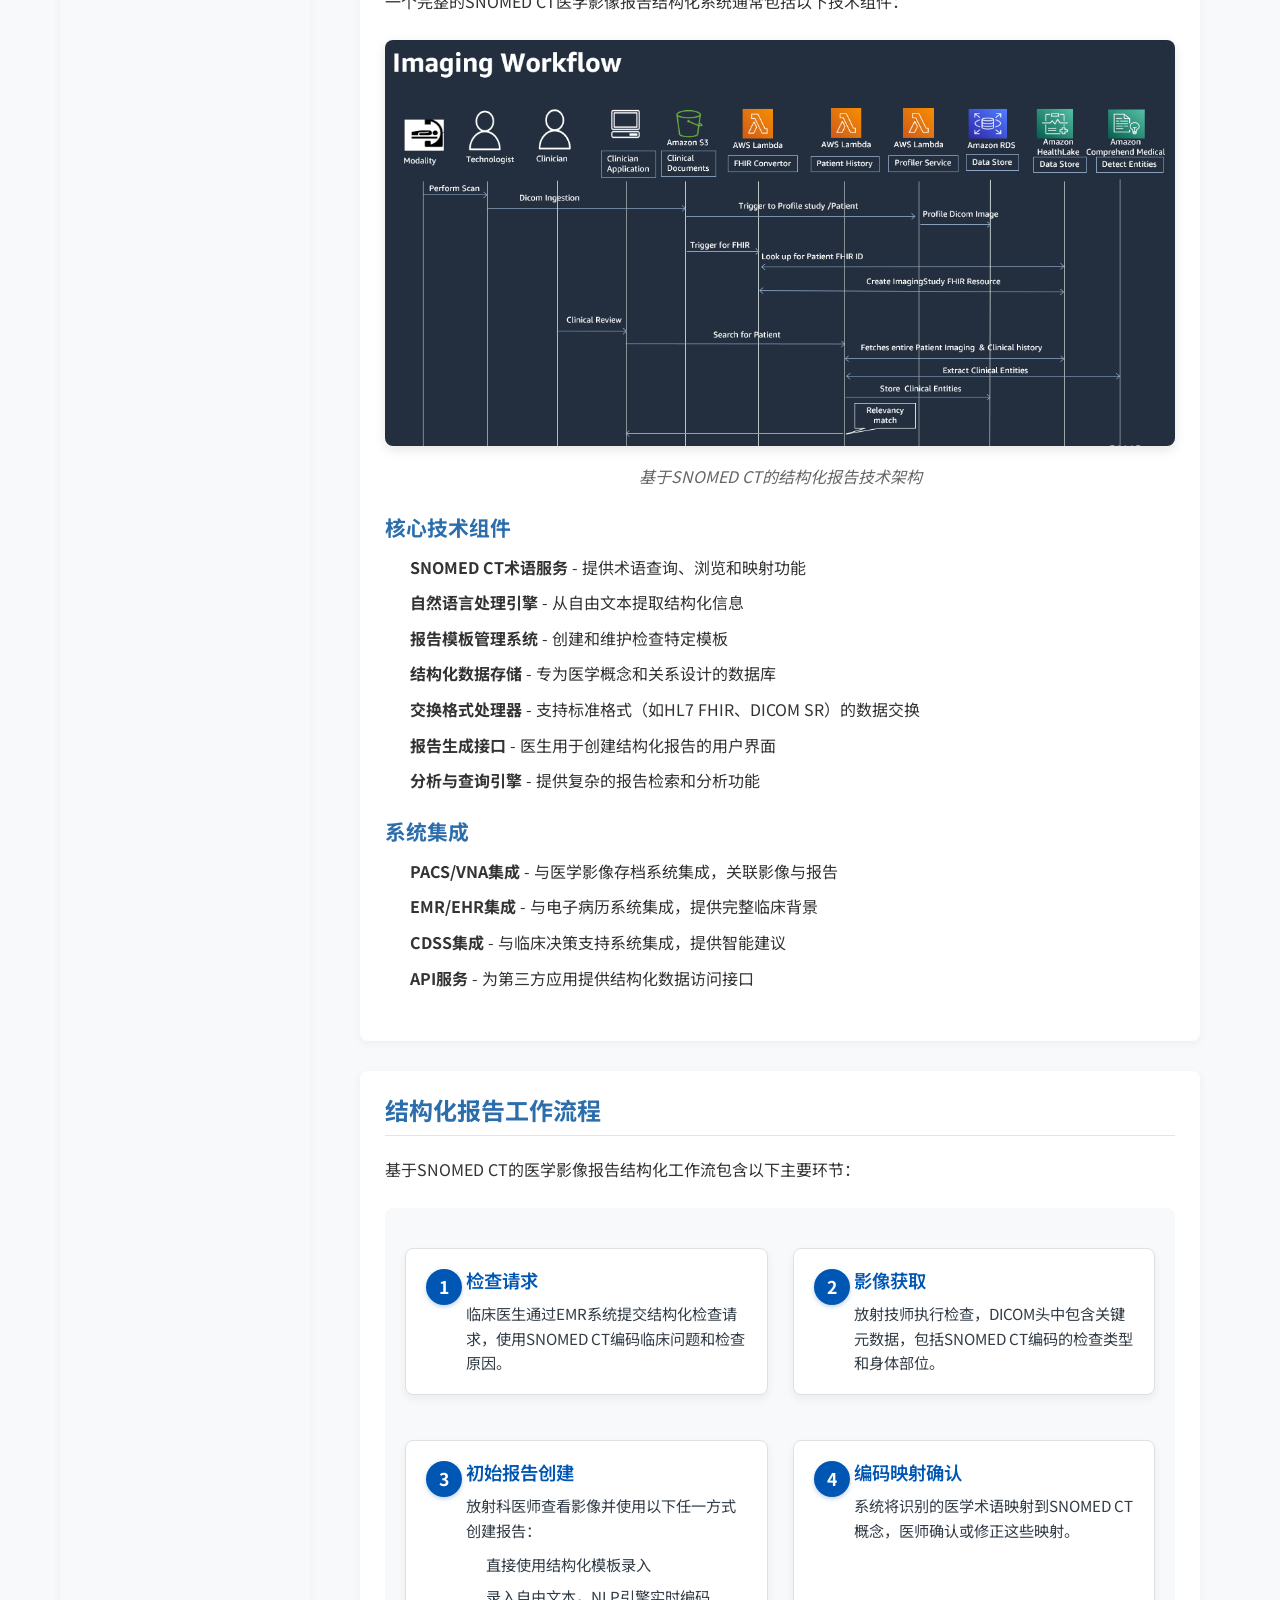
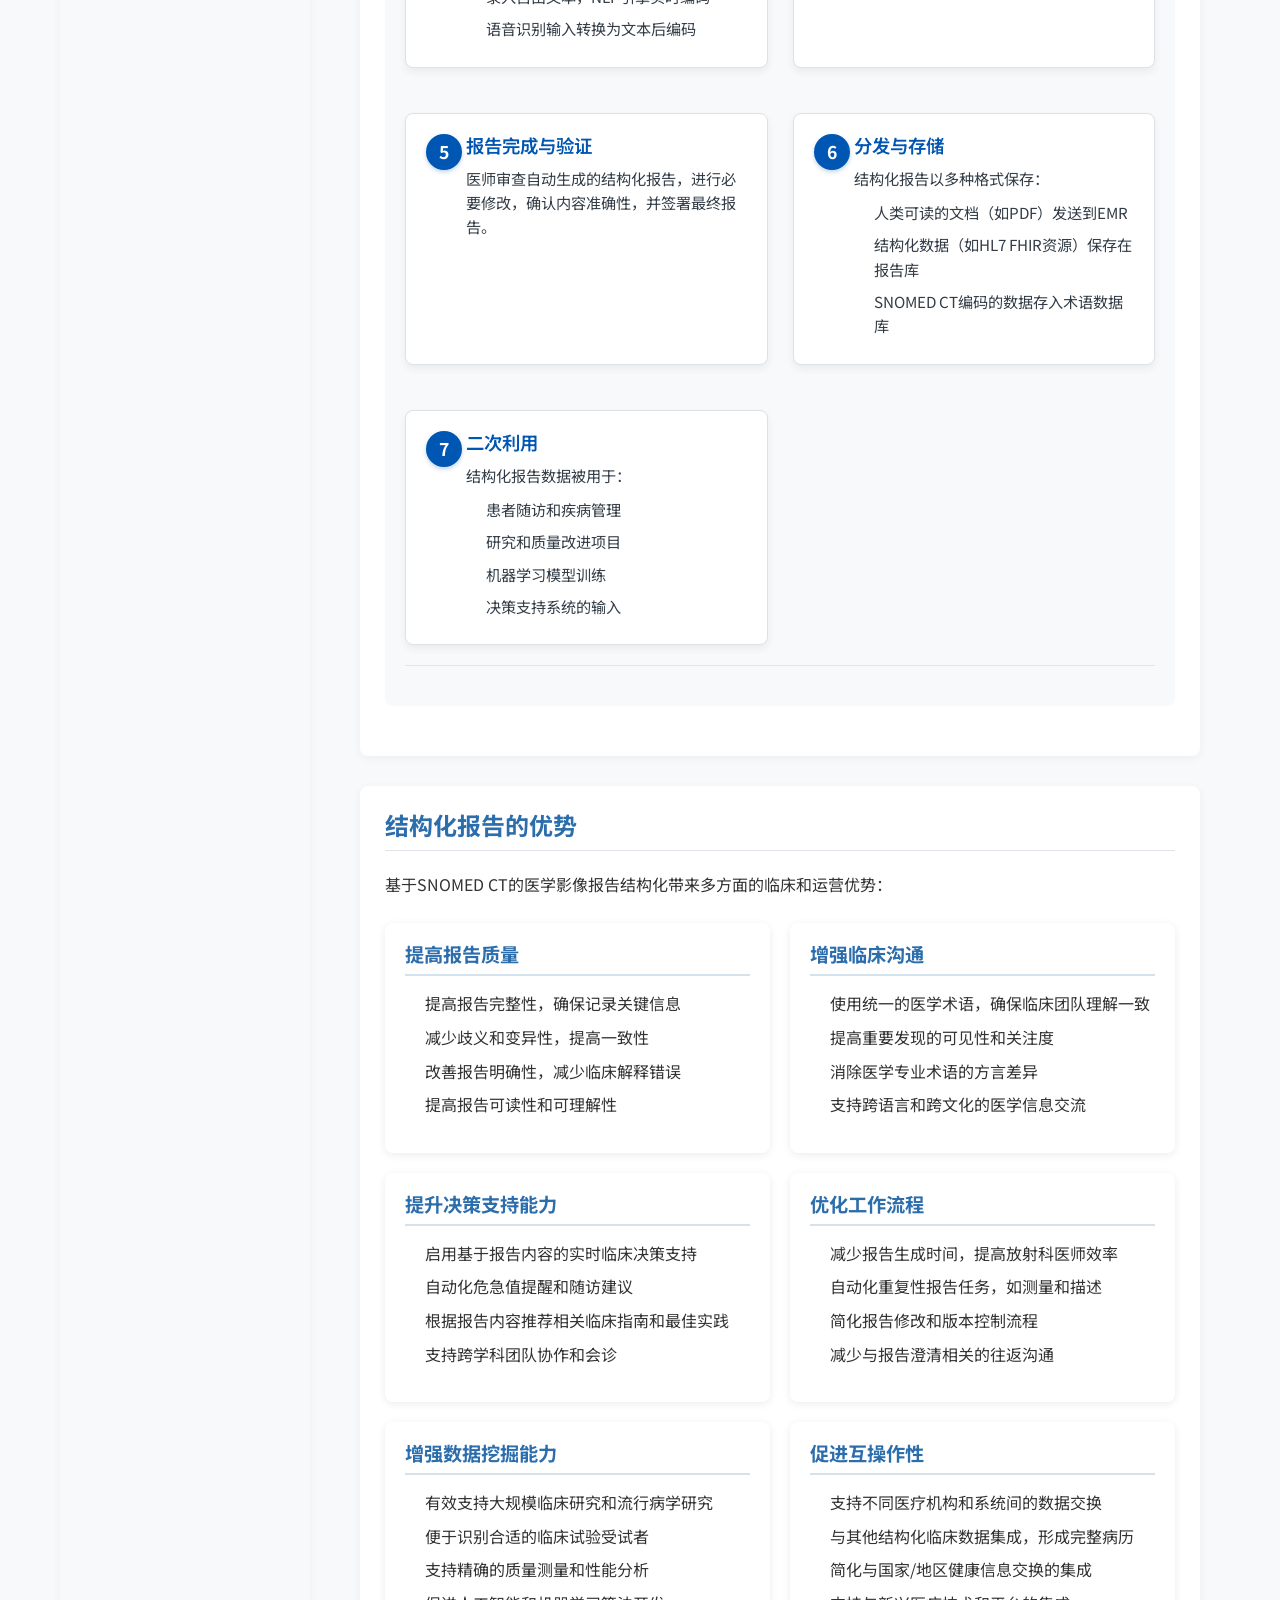
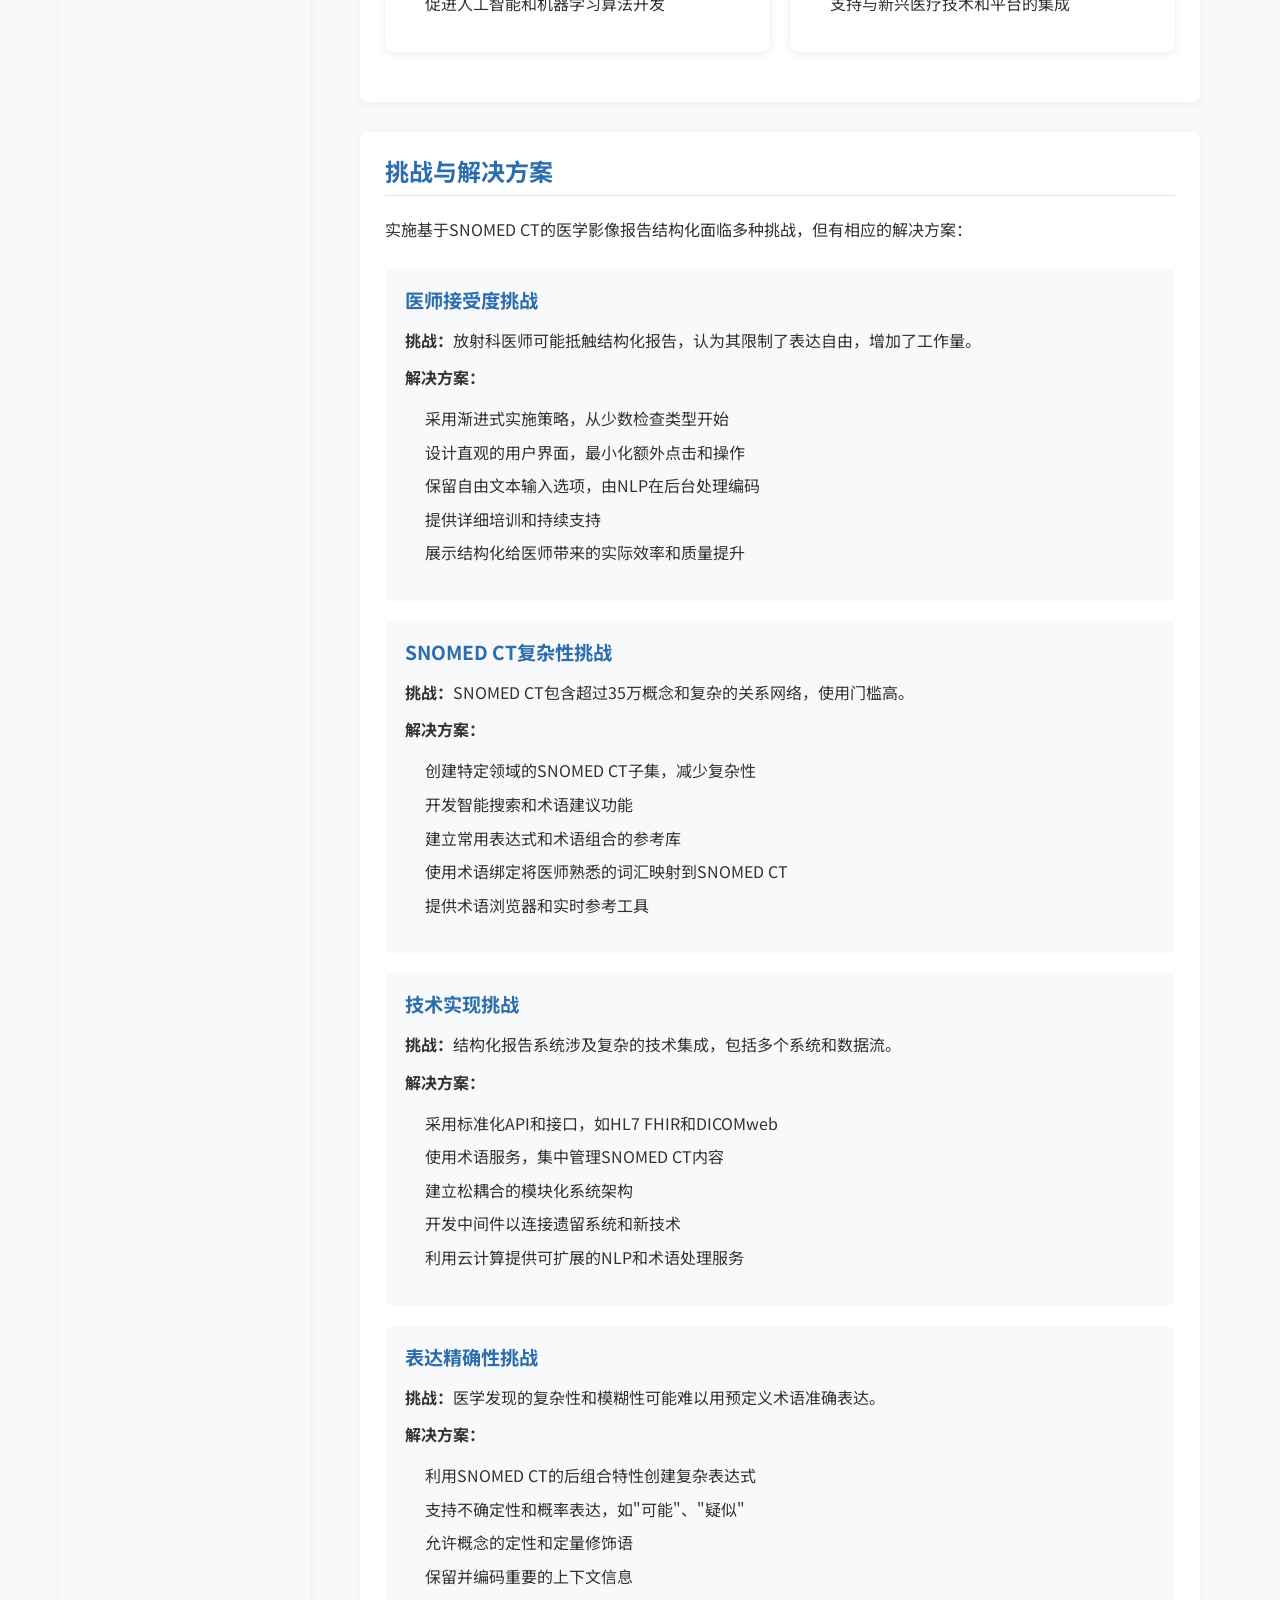
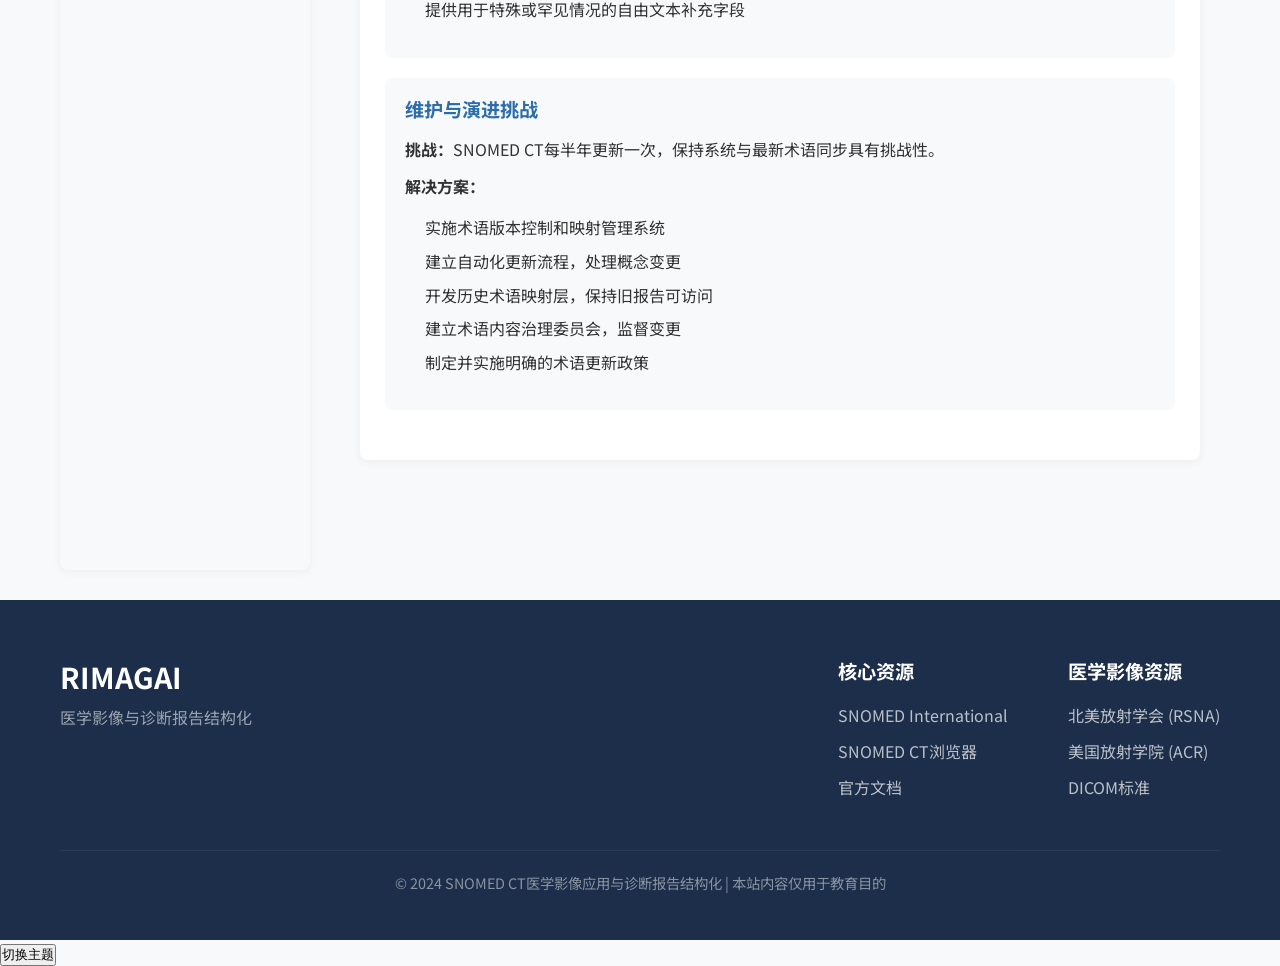
<file: 02_SNOMED_CT_v2.0/report-structuring.html>
<!DOCTYPE html>
<html lang="zh-CN">
<head>
    <meta charset="UTF-8">
    <meta name="viewport" content="width=device-width, initial-scale=1.0">
    <title>诊断报告结构化 - SNOMED CT医学影像应用</title>
    <link rel="stylesheet" href="css/styles.css">
    <link rel="stylesheet" href="css/styles-additional.css">
    <link rel="stylesheet" href="css/enhanced-styles.css">
    <link rel="stylesheet" href="https://fonts.googleapis.com/css2?family=Noto+Sans+SC:wght@300;400;500;700&display=swap">
</head>
<body>
    <header>
        <div class="container">
            <div class="logo">
                <h1>RIMAGAI</h1>
                <p>医学影像与诊断报告结构化</p>
            </div>
            <nav>
                <button class="mobile-menu-toggle" id="menuToggle">
                    <span></span>
                    <span></span>
                    <span></span>
                </button>
                <ul class="nav-links" id="navLinks">
                    <li><a href="index.html">首页</a></li>
                    <li><a href="snomed-intro.html">SNOMED CT介绍</a></li>
                    <li><a href="imaging-application.html">医学影像应用</a></li>
                    <li><a href="report-structuring.html" class="active">报告结构化</a></li>
                    <li><a href="case-demo.html">交互式案例</a></li>
                </ul>
            </nav>
        </div>
    </header>

    <section class="page-header">
        <div class="container">
            <h1>诊断报告结构化</h1>
            <p>基于SNOMED CT实现医学影像诊断报告的标准化与结构化</p>
        </div>
    </section>

    <div class="two-column-layout">
        <aside class="page-nav">
            <h3>本页导航</h3>
            <ul>
                <li><a href="#what-is" class="active">什么是医学影像诊断报告结构化</a></li>
                <li><a href="#core-elements">结构化报告的核心元素</a></li>
                <li><a href="#implementation">实现方法</a></li>
                <li><a href="#architecture">技术架构</a></li>
                <li><a href="#workflow">工作流程</a></li>
                <li><a href="#benefits">结构化的优势</a></li>
                <li><a href="#challenges">挑战与解决方案</a></li>
            </ul>
        </aside>

        <section class="content-section">
            <div class="container">
                <div class="content-block" id="what-is">
                    <h2>什么是医学影像诊断报告结构化?</h2>
                    <p>医学影像诊断报告结构化是指将传统的自由文本放射学报告转变为具有标准化格式和编码的结构化数据，使计算机能够理解、存储、检索和分析报告内容。这种转变确保了临床信息的准确表达和有效利用。</p>
                    
                    <div class="comparison-box">
                        <div class="comparison-item">
                            <h3>传统自由文本报告</h3>
                            <ul>
                                <li>医生使用各自习惯的用词和表达方式</li>
                                <li>同一疾病可能有多种不同描述方式</li>
                                <li>计算机难以提取和理解核心医学信息</li>
                                <li>需要人工阅读和解释</li>
                                <li>数据分析和研究使用困难</li>
                            </ul>
                        </div>
                        <div class="comparison-item">
                            <h3>结构化报告</h3>
                            <ul>
                                <li>使用标准化术语和格式</li>
                                <li>每个临床发现都有明确的SNOMED CT编码</li>
                                <li>计算机可直接理解和处理核心医学信息</li>
                                <li>支持自动决策支持和提醒</li>
                                <li>便于数据挖掘和人工智能应用</li>
                            </ul>
                        </div>
                    </div>
                </div>

                <div class="content-block" id="core-elements">
                    <h2>结构化报告的核心元素</h2>
                    <p>完整的结构化医学影像报告通常包含以下核心元素，每个元素都可以使用SNOMED CT进行标准化编码：</p>
                    
                    <div class="elements-grid">
                        <div class="element-card">
                            <h3>检查信息</h3>
                            <ul>
                                <li>检查类型 (SNOMED CT中的"操作"概念)</li>
                                <li>检查日期和时间</li>
                                <li>检查原因 (SNOMED CT中的"临床发现"概念)</li>
                                <li>使用的设备和技术参数</li>
                            </ul>
                        </div>
                        
                        <div class="element-card">
                            <h3>解剖部位</h3>
                            <ul>
                                <li>检查区域 (SNOMED CT中的"身体结构"概念)</li>
                                <li>特定解剖标志点</li>
                                <li>侧向性信息 (左、右、双侧)</li>
                                <li>局部解剖关系</li>
                            </ul>
                        </div>
                        
                        <div class="element-card">
                            <h3>发现描述</h3>
                            <ul>
                                <li>病变特征 (大小、形态、边界等)</li>
                                <li>密度/信号强度特征</li>
                                <li>比较与基线的变化</li>
                                <li>正常与异常所见</li>
                            </ul>
                        </div>
                        
                        <div class="element-card">
                            <h3>测量结果</h3>
                            <ul>
                                <li>病变大小 (长、宽、高)</li>
                                <li>体积计算</li>
                                <li>信号强度/密度测量</li>
                                <li>标准化测量值 (如RECIST标准)</li>
                            </ul>
                        </div>
                        
                        <div class="element-card">
                            <h3>诊断与评估</h3>
                            <ul>
                                <li>诊断结论 (SNOMED CT中的"疾病"概念)</li>
                                <li>诊断的确定性程度</li>
                                <li>鉴别诊断</li>
                                <li>分期信息 (如TNM分期)</li>
                            </ul>
                        </div>
                        
                        <div class="element-card">
                            <h3>建议与随访</h3>
                            <ul>
                                <li>临床建议 (SNOMED CT中的"程序"概念)</li>
                                <li>随访间隔</li>
                                <li>其他检查建议</li>
                                <li>紧急性程度</li>
                            </ul>
                        </div>
                    </div>
                </div>

                <div class="content-block" id="implementation">
                    <h2>SNOMED CT结构化报告实现方法</h2>
                    <p>实现基于SNOMED CT的医学影像报告结构化需要遵循以下步骤和方法：</p>
                    
                    <div class="process-steps">
                        <div class="step-card">
                            <div class="step-number">1</div>
                            <h3>报告模板设计</h3>
                            <p>为不同类型的检查创建标准化模板，确定需要记录的关键数据点：</p>
                            <ul>
                                <li>根据放射学指南定义必须报告的核心数据元素</li>
                                <li>为每个数据元素确定SNOMED CT概念域</li>
                                <li>设计直观的用户界面，便于放射科医师使用</li>
                            </ul>
                        </div>
                        
                        <div class="step-card">
                            <div class="step-number">2</div>
                            <h3>SNOMED CT子集定义</h3>
                            <p>为医学影像报告创建专用的SNOMED CT子集：</p>
                            <ul>
                                <li>筛选与放射学相关的概念</li>
                                <li>根据检查类型组织不同的子集（如CT肺部子集）</li>
                                <li>包含常用术语的同义词，便于医生选择</li>
                            </ul>
                        </div>
                        
                        <div class="step-card">
                            <div class="step-number">3</div>
                            <h3>数据捕获界面开发</h3>
                            <p>创建用户友好的界面，帮助医生生成结构化报告：</p>
                            <ul>
                                <li>下拉菜单、单选/多选按钮以选择标准术语</li>
                                <li>搜索功能允许快速查找相关概念</li>
                                <li>支持自由文本输入，但通过NLP处理转换为标准化术语</li>
                                <li>提供模板和快速短语功能，加速报告生成</li>
                            </ul>
                        </div>
                        
                        <div class="step-card">
                            <div class="step-number">4</div>
                            <h3>自然语言处理集成</h3>
                            <p>使用NLP技术从自由文本中提取和编码术语：</p>
                            <ul>
                                <li>实时分析医生输入的文本</li>
                                <li>识别关键的医学术语和发现</li>
                                <li>将识别的术语映射到SNOMED CT概念</li>
                                <li>提供反馈和校验机制，确保映射准确性</li>
                            </ul>
                        </div>
                        
                        <div class="step-card">
                            <div class="step-number">5</div>
                            <h3>结构化数据存储</h3>
                            <p>设计数据模型和存储结构：</p>
                            <ul>
                                <li>创建适合结构化报告的数据库架构</li>
                                <li>为SNOMED CT编码和关系建立索引</li>
                                <li>实现高效查询机制，支持复杂临床问题搜索</li>
                                <li>与医院信息系统和PACS系统集成</li>
                            </ul>
                        </div>
                        
                        <div class="step-card">
                            <div class="step-number">6</div>
                            <h3>应用开发与集成</h3>
                            <p>基于结构化数据开发临床应用：</p>
                            <ul>
                                <li>临床决策支持工具</li>
                                <li>自动化随访提醒系统</li>
                                <li>结构化检索和分析工具</li>
                                <li>与AI/ML系统集成，提供预测分析</li>
                            </ul>
                        </div>
                    </div>
                </div>

                <div class="content-block" id="architecture">
                    <h2>基于SNOMED CT的结构化报告技术架构</h2>
                    <p>一个完整的SNOMED CT医学影像报告结构化系统通常包括以下技术组件：</p>
                    
                    <div class="image-box">
                        <img src="images/architecture.jpg" alt="基于SNOMED CT的结构化报告技术架构" class="content-image">
                        <p class="image-caption">基于SNOMED CT的结构化报告技术架构</p>
                    </div>
                    
                    <div class="architecture-components">
                        <h3>核心技术组件</h3>
                        <ul>
                            <li><strong>SNOMED CT术语服务</strong> - 提供术语查询、浏览和映射功能</li>
                            <li><strong>自然语言处理引擎</strong> - 从自由文本提取结构化信息</li>
                            <li><strong>报告模板管理系统</strong> - 创建和维护检查特定模板</li>
                            <li><strong>结构化数据存储</strong> - 专为医学概念和关系设计的数据库</li>
                            <li><strong>交换格式处理器</strong> - 支持标准格式（如HL7 FHIR、DICOM SR）的数据交换</li>
                            <li><strong>报告生成接口</strong> - 医生用于创建结构化报告的用户界面</li>
                            <li><strong>分析与查询引擎</strong> - 提供复杂的报告检索和分析功能</li>
                        </ul>
                        
                        <h3>系统集成</h3>
                        <ul>
                            <li><strong>PACS/VNA集成</strong> - 与医学影像存档系统集成，关联影像与报告</li>
                            <li><strong>EMR/EHR集成</strong> - 与电子病历系统集成，提供完整临床背景</li>
                            <li><strong>CDSS集成</strong> - 与临床决策支持系统集成，提供智能建议</li>
                            <li><strong>API服务</strong> - 为第三方应用提供结构化数据访问接口</li>
                        </ul>
                    </div>
                </div>

                <div class="content-block" id="workflow">
                    <h2>结构化报告工作流程</h2>
                    <p>基于SNOMED CT的医学影像报告结构化工作流包含以下主要环节：</p>
                    
                    <div class="workflow-diagram">
                        <ol class="workflow-steps workflow-report-structuring">
                            <li>
                                <div class="workflow-step-content">
                                    <h3>检查请求</h3>
                                    <p>临床医生通过EMR系统提交结构化检查请求，使用SNOMED CT编码临床问题和检查原因。</p>
                                </div>
                            </li>
                            <li>
                                <div class="workflow-step-content">
                                    <h3>影像获取</h3>
                                    <p>放射技师执行检查，DICOM头中包含关键元数据，包括SNOMED CT编码的检查类型和身体部位。</p>
                                </div>
                            </li>
                            <li>
                                <div class="workflow-step-content">
                                    <h3>初始报告创建</h3>
                                    <p>放射科医师查看影像并使用以下任一方式创建报告：</p>
                                    <ul>
                                        <li>直接使用结构化模板录入</li>
                                        <li>录入自由文本，NLP引擎实时编码</li>
                                        <li>语音识别输入转换为文本后编码</li>
                                    </ul>
                                </div>
                            </li>
                            <li>
                                <div class="workflow-step-content">
                                    <h3>编码映射确认</h3>
                                    <p>系统将识别的医学术语映射到SNOMED CT概念，医师确认或修正这些映射。</p>
                                </div>
                            </li>
                            <li>
                                <div class="workflow-step-content">
                                    <h3>报告完成与验证</h3>
                                    <p>医师审查自动生成的结构化报告，进行必要修改，确认内容准确性，并签署最终报告。</p>
                                </div>
                            </li>
                            <li>
                                <div class="workflow-step-content">
                                    <h3>分发与存储</h3>
                                    <p>结构化报告以多种格式保存：</p>
                                    <ul>
                                        <li>人类可读的文档（如PDF）发送到EMR</li>
                                        <li>结构化数据（如HL7 FHIR资源）保存在报告库</li>
                                        <li>SNOMED CT编码的数据存入术语数据库</li>
                                    </ul>
                                </div>
                            </li>
                            <li>
                                <div class="workflow-step-content">
                                    <h3>二次利用</h3>
                                    <p>结构化报告数据被用于：</p>
                                    <ul>
                                        <li>患者随访和疾病管理</li>
                                        <li>研究和质量改进项目</li>
                                        <li>机器学习模型训练</li>
                                        <li>决策支持系统的输入</li>
                                    </ul>
                                </div>
                            </li>
                        </ol>
                    </div>
                </div>

                <div class="content-block" id="benefits">
                    <h2>结构化报告的优势</h2>
                    <p>基于SNOMED CT的医学影像报告结构化带来多方面的临床和运营优势：</p>
                    
                    <div class="benefits-grid">
                        <div class="benefit-item">
                            <h3>提高报告质量</h3>
                            <ul>
                                <li>提高报告完整性，确保记录关键信息</li>
                                <li>减少歧义和变异性，提高一致性</li>
                                <li>改善报告明确性，减少临床解释错误</li>
                                <li>提高报告可读性和可理解性</li>
                            </ul>
                        </div>
                        
                        <div class="benefit-item">
                            <h3>增强临床沟通</h3>
                            <ul>
                                <li>使用统一的医学术语，确保临床团队理解一致</li>
                                <li>提高重要发现的可见性和关注度</li>
                                <li>消除医学专业术语的方言差异</li>
                                <li>支持跨语言和跨文化的医学信息交流</li>
                            </ul>
                        </div>
                        
                        <div class="benefit-item">
                            <h3>提升决策支持能力</h3>
                            <ul>
                                <li>启用基于报告内容的实时临床决策支持</li>
                                <li>自动化危急值提醒和随访建议</li>
                                <li>根据报告内容推荐相关临床指南和最佳实践</li>
                                <li>支持跨学科团队协作和会诊</li>
                            </ul>
                        </div>
                        
                        <div class="benefit-item">
                            <h3>优化工作流程</h3>
                            <ul>
                                <li>减少报告生成时间，提高放射科医师效率</li>
                                <li>自动化重复性报告任务，如测量和描述</li>
                                <li>简化报告修改和版本控制流程</li>
                                <li>减少与报告澄清相关的往返沟通</li>
                            </ul>
                        </div>
                        
                        <div class="benefit-item">
                            <h3>增强数据挖掘能力</h3>
                            <ul>
                                <li>有效支持大规模临床研究和流行病学研究</li>
                                <li>便于识别合适的临床试验受试者</li>
                                <li>支持精确的质量测量和性能分析</li>
                                <li>促进人工智能和机器学习算法开发</li>
                            </ul>
                        </div>
                        
                        <div class="benefit-item">
                            <h3>促进互操作性</h3>
                            <ul>
                                <li>支持不同医疗机构和系统间的数据交换</li>
                                <li>与其他结构化临床数据集成，形成完整病历</li>
                                <li>简化与国家/地区健康信息交换的集成</li>
                                <li>支持与新兴医疗技术和平台的集成</li>
                            </ul>
                        </div>
                    </div>
                </div>

                <div class="content-block" id="challenges">
                    <h2>挑战与解决方案</h2>
                    <p>实施基于SNOMED CT的医学影像报告结构化面临多种挑战，但有相应的解决方案：</p>
                    
                    <div class="challenges-solutions">
                        <div class="challenge-item">
                            <h3>医师接受度挑战</h3>
                            <div class="challenge-description">
                                <p><strong>挑战：</strong>放射科医师可能抵触结构化报告，认为其限制了表达自由，增加了工作量。</p>
                                <p><strong>解决方案：</strong></p>
                                <ul>
                                    <li>采用渐进式实施策略，从少数检查类型开始</li>
                                    <li>设计直观的用户界面，最小化额外点击和操作</li>
                                    <li>保留自由文本输入选项，由NLP在后台处理编码</li>
                                    <li>提供详细培训和持续支持</li>
                                    <li>展示结构化给医师带来的实际效率和质量提升</li>
                                </ul>
                            </div>
                        </div>
                        
                        <div class="challenge-item">
                            <h3>SNOMED CT复杂性挑战</h3>
                            <div class="challenge-description">
                                <p><strong>挑战：</strong>SNOMED CT包含超过35万概念和复杂的关系网络，使用门槛高。</p>
                                <p><strong>解决方案：</strong></p>
                                <ul>
                                    <li>创建特定领域的SNOMED CT子集，减少复杂性</li>
                                    <li>开发智能搜索和术语建议功能</li>
                                    <li>建立常用表达式和术语组合的参考库</li>
                                    <li>使用术语绑定将医师熟悉的词汇映射到SNOMED CT</li>
                                    <li>提供术语浏览器和实时参考工具</li>
                                </ul>
                            </div>
                        </div>
                        
                        <div class="challenge-item">
                            <h3>技术实现挑战</h3>
                            <div class="challenge-description">
                                <p><strong>挑战：</strong>结构化报告系统涉及复杂的技术集成，包括多个系统和数据流。</p>
                                <p><strong>解决方案：</strong></p>
                                <ul>
                                    <li>采用标准化API和接口，如HL7 FHIR和DICOMweb</li>
                                    <li>使用术语服务，集中管理SNOMED CT内容</li>
                                    <li>建立松耦合的模块化系统架构</li>
                                    <li>开发中间件以连接遗留系统和新技术</li>
                                    <li>利用云计算提供可扩展的NLP和术语处理服务</li>
                                </ul>
                            </div>
                        </div>
                        
                        <div class="challenge-item">
                            <h3>表达精确性挑战</h3>
                            <div class="challenge-description">
                                <p><strong>挑战：</strong>医学发现的复杂性和模糊性可能难以用预定义术语准确表达。</p>
                                <p><strong>解决方案：</strong></p>
                                <ul>
                                    <li>利用SNOMED CT的后组合特性创建复杂表达式</li>
                                    <li>支持不确定性和概率表达，如"可能"、"疑似"</li>
                                    <li>允许概念的定性和定量修饰语</li>
                                    <li>保留并编码重要的上下文信息</li>
                                    <li>提供用于特殊或罕见情况的自由文本补充字段</li>
                                </ul>
                            </div>
                        </div>
                        
                        <div class="challenge-item">
                            <h3>维护与演进挑战</h3>
                            <div class="challenge-description">
                                <p><strong>挑战：</strong>SNOMED CT每半年更新一次，保持系统与最新术语同步具有挑战性。</p>
                                <p><strong>解决方案：</strong></p>
                                <ul>
                                    <li>实施术语版本控制和映射管理系统</li>
                                    <li>建立自动化更新流程，处理概念变更</li>
                                    <li>开发历史术语映射层，保持旧报告可访问</li>
                                    <li>建立术语内容治理委员会，监督变更</li>
                                    <li>制定并实施明确的术语更新政策</li>
                                </ul>
                            </div>
                        </div>
                    </div>
                </div>
            </div>
        </section>
    </div>

    <footer>
        <div class="container">
            <div class="footer-content">
                <div class="footer-logo">
                    <h2>RIMAGAI</h2>
                    <p>医学影像与诊断报告结构化</p>
                </div>
                <div class="footer-links">
                    <div class="link-group">
                        <h3>核心资源</h3>
                        <ul>
                            <li><a href="https://www.snomed.org/" target="_blank">SNOMED International</a></li>
                            <li><a href="https://browser.ihtsdotools.org/" target="_blank">SNOMED CT浏览器</a></li>
                            <li><a href="https://confluence.ihtsdotools.org/display/DOCSTART" target="_blank">官方文档</a></li>
                        </ul>
                    </div>
                    <div class="link-group">
                        <h3>医学影像资源</h3>
                        <ul>
                            <li><a href="https://www.rsna.org/" target="_blank">北美放射学会 (RSNA)</a></li>
                            <li><a href="https://www.acr.org/" target="_blank">美国放射学院 (ACR)</a></li>
                            <li><a href="https://www.dicomstandard.org/" target="_blank">DICOM标准</a></li>
                        </ul>
                    </div>
                </div>
            </div>
            <div class="copyright">
                <p>&copy; 2024 SNOMED CT医学影像应用与诊断报告结构化 | 本站内容仅用于教育目的</p>
            </div>
        </div>
    </footer>

    <script src="js/main.js"></script>
    <script src="js/enhanced.js"></script>
</body>
</html>
</file>
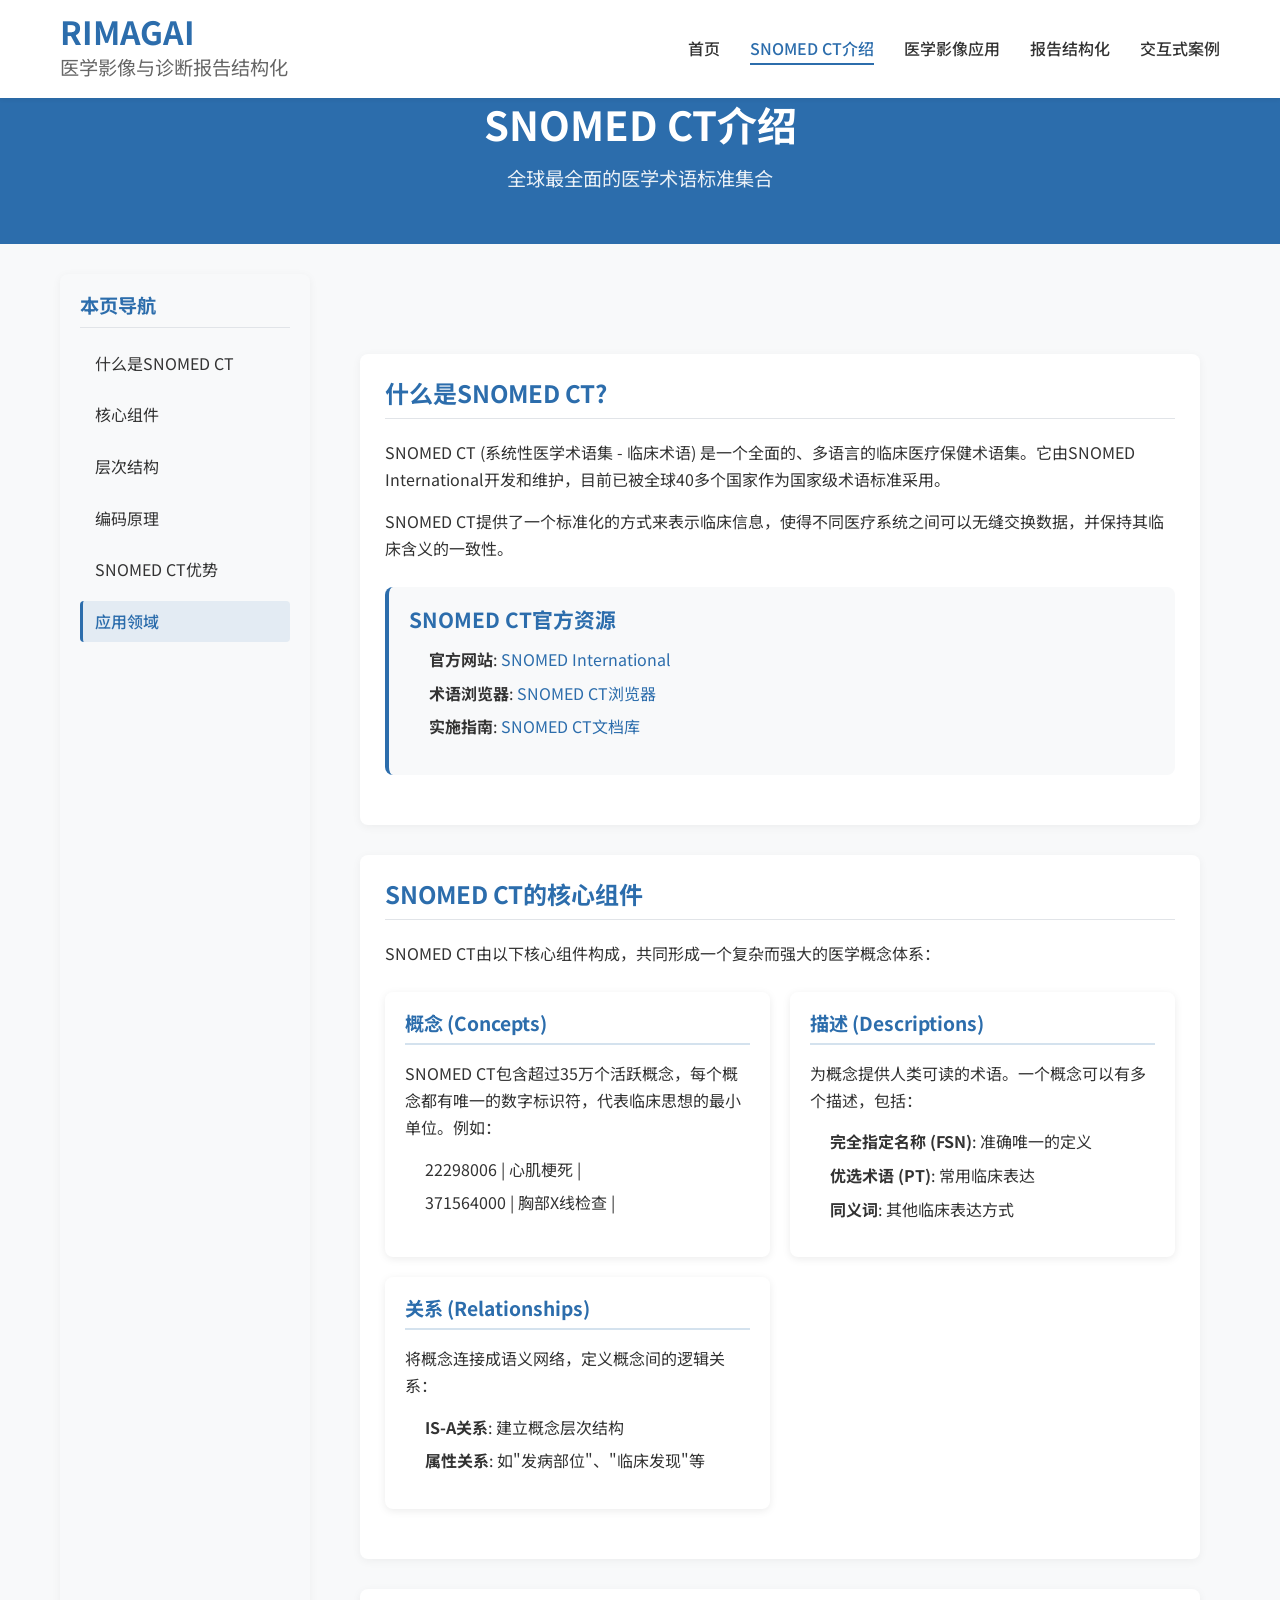
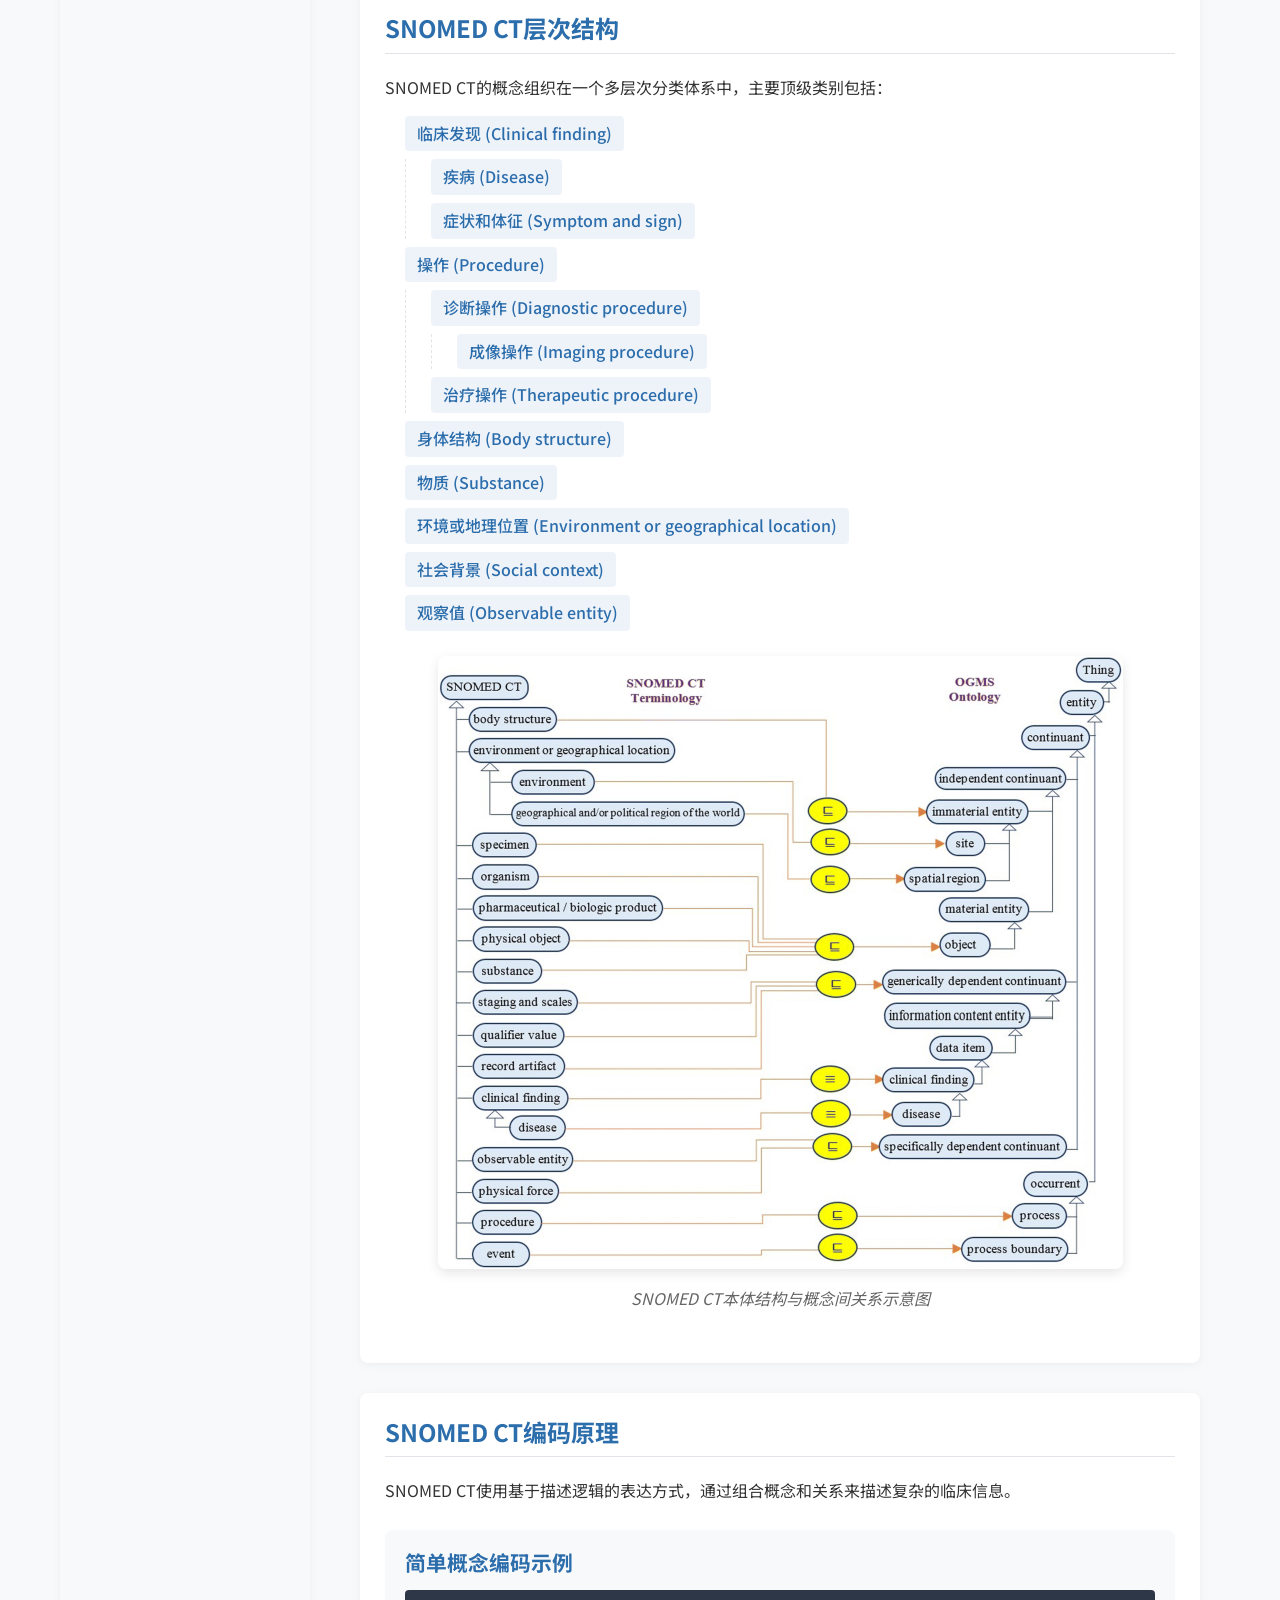
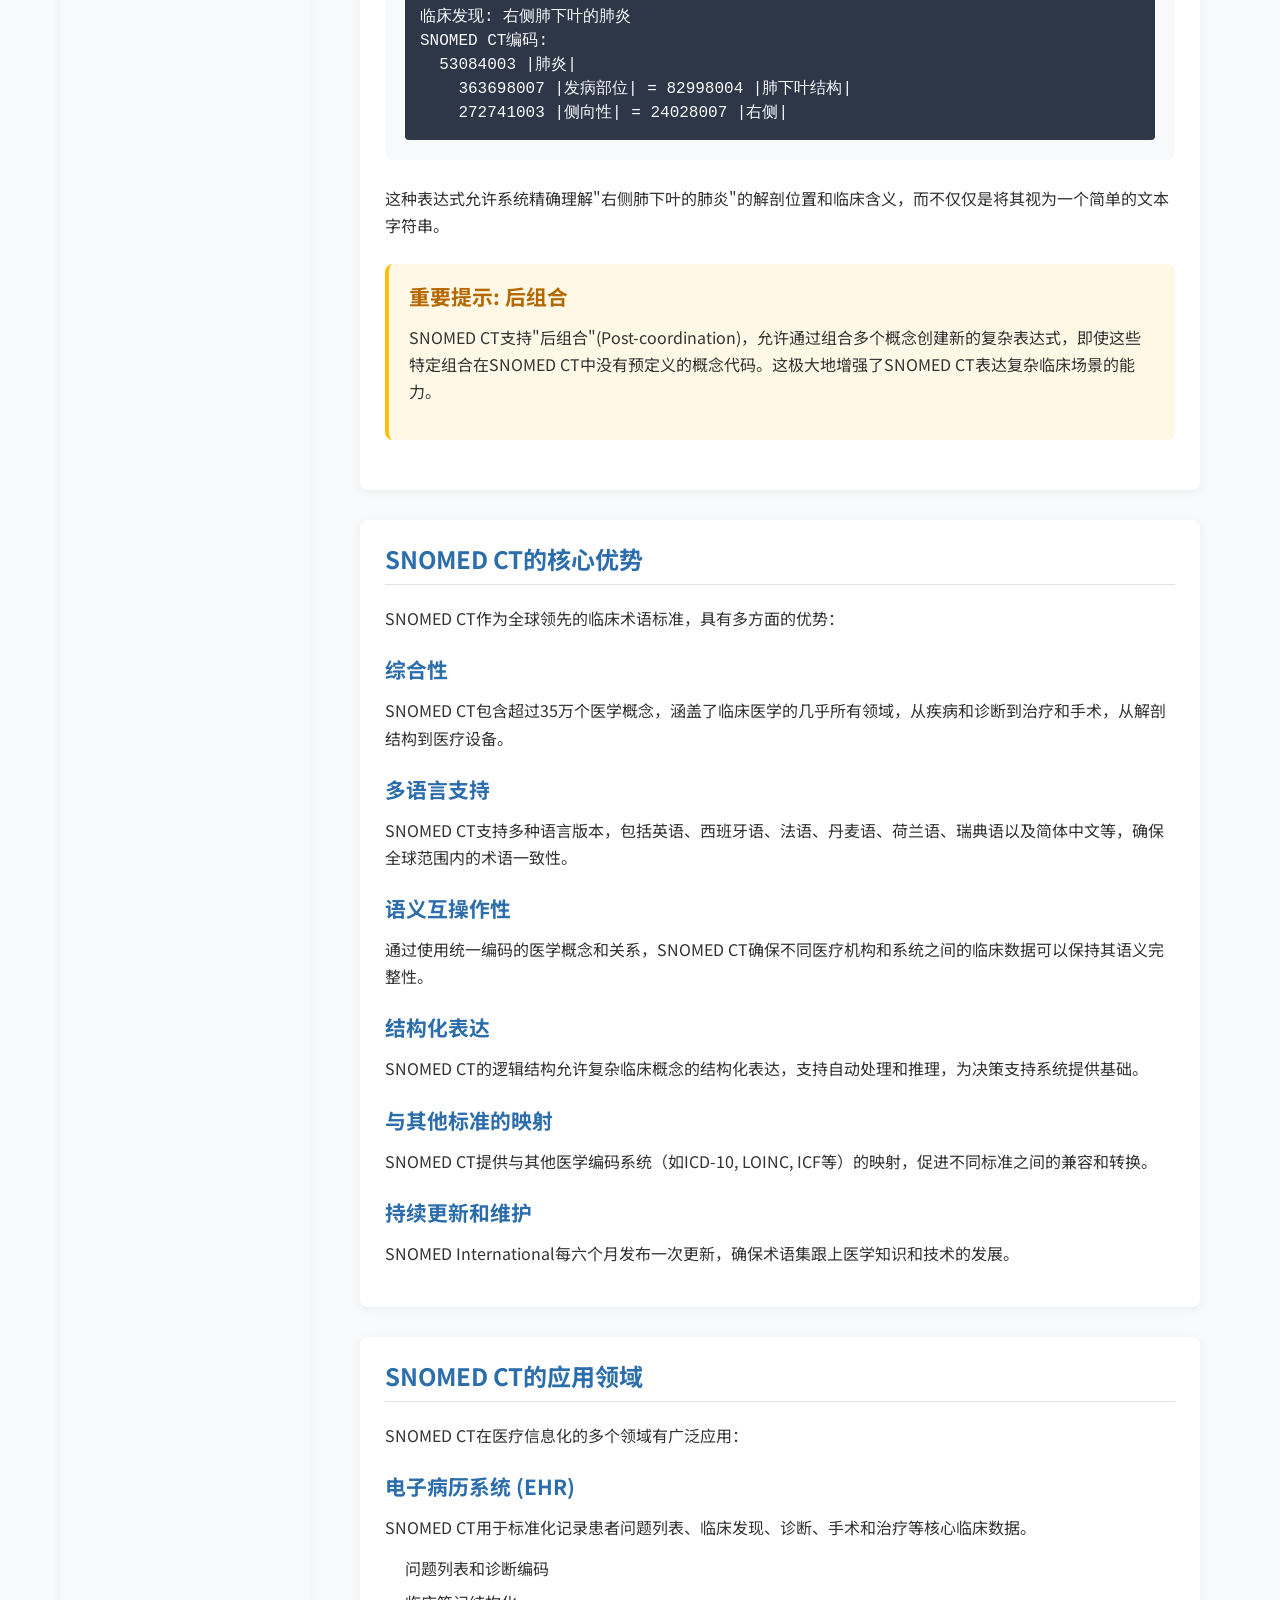
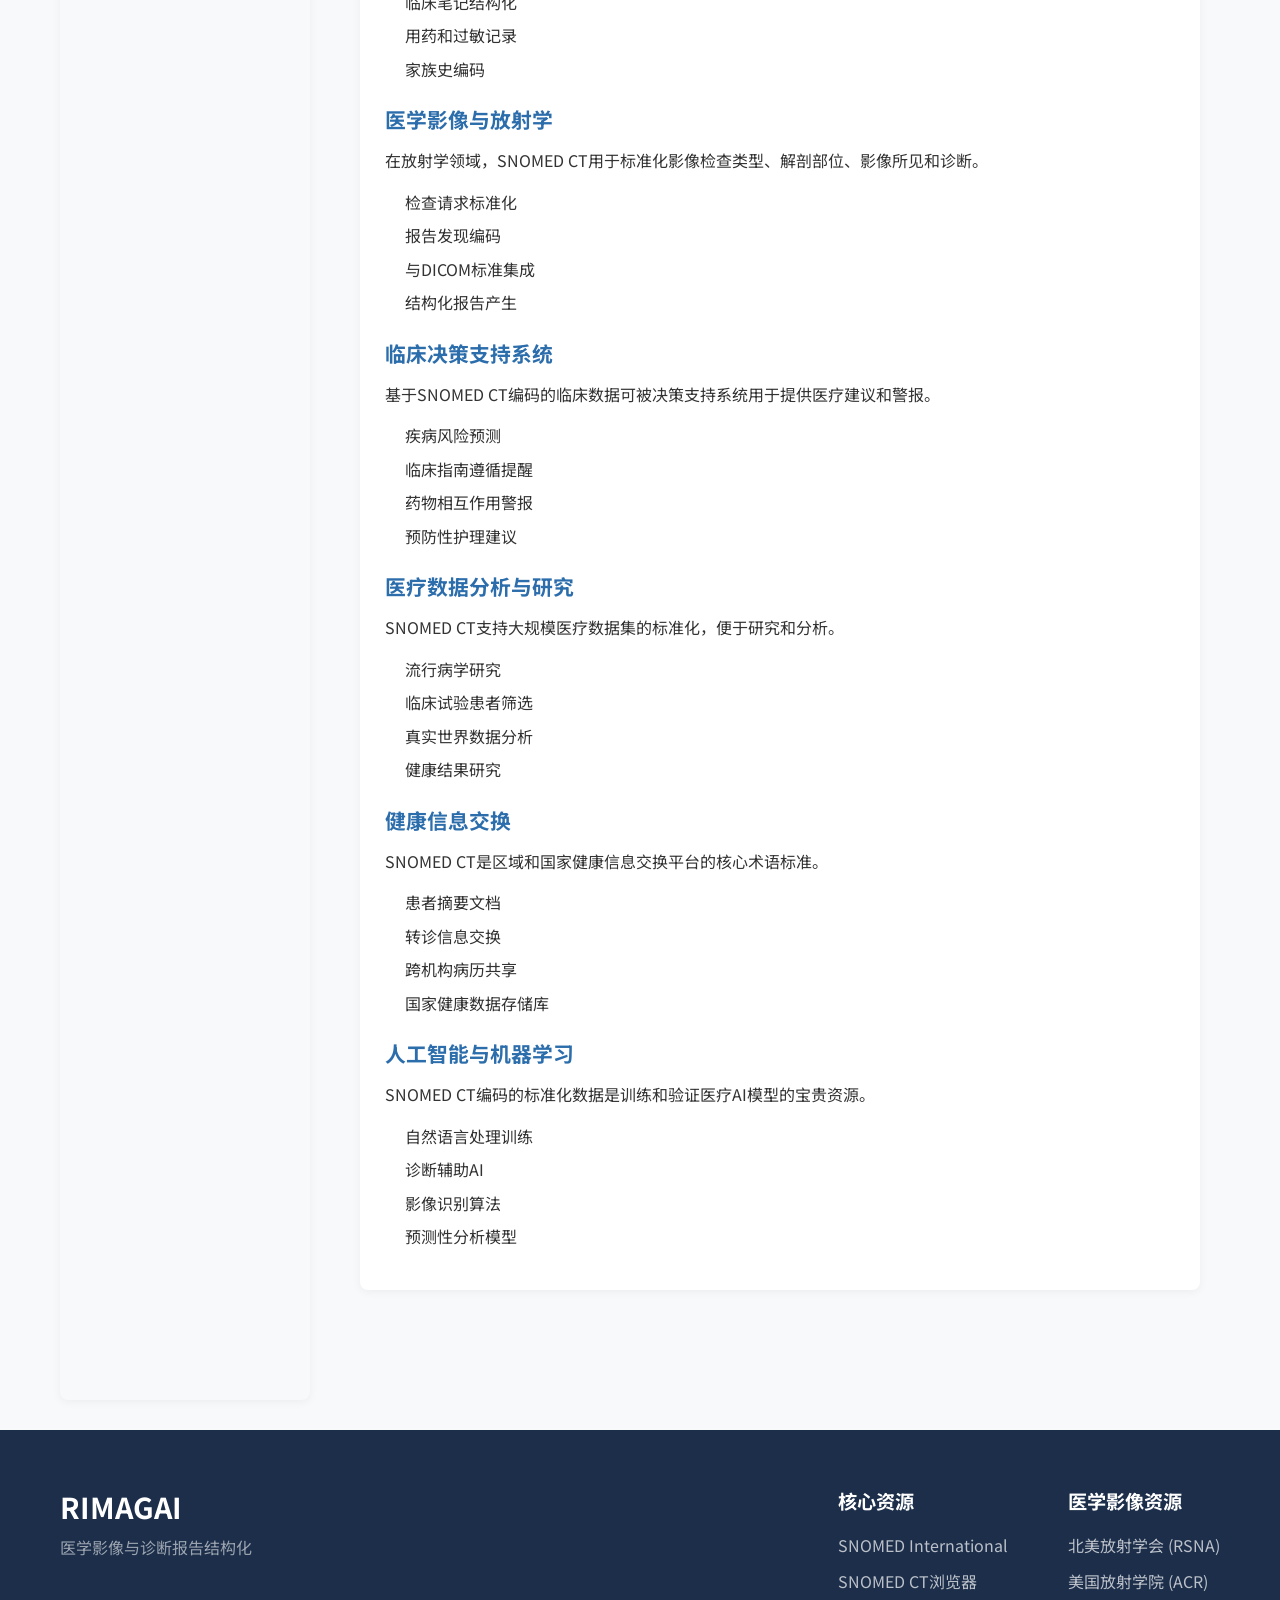
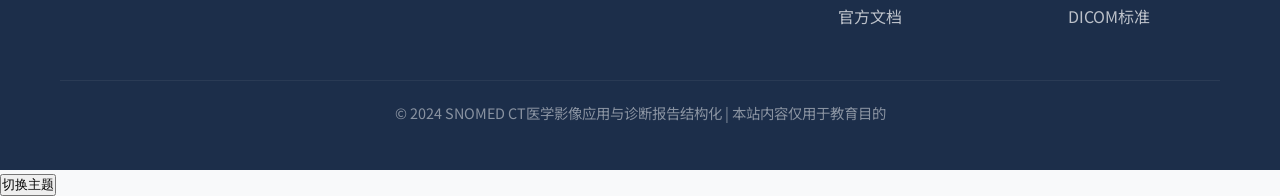
<file: 02_SNOMED_CT_v2.0/snomed-intro.html>
<!DOCTYPE html>
<html lang="zh-CN">
<head>
    <meta charset="UTF-8">
    <meta name="viewport" content="width=device-width, initial-scale=1.0">
    <title>SNOMED CT介绍 - 医学影像与诊断报告结构化</title>
    <link rel="stylesheet" href="css/styles.css">
    <link rel="stylesheet" href="css/styles-additional.css">
    <link rel="stylesheet" href="css/enhanced-styles.css">
    <link rel="stylesheet" href="https://fonts.googleapis.com/css2?family=Noto+Sans+SC:wght@300;400;500;700&display=swap">
</head>
<body>
    <header>
        <div class="container">
            <div class="logo">
                <h1>RIMAGAI</h1>
                <p>医学影像与诊断报告结构化</p>
            </div>
            <nav>
                <button class="mobile-menu-toggle" id="menuToggle">
                    <span></span>
                    <span></span>
                    <span></span>
                </button>
                <ul class="nav-links" id="navLinks">
                    <li><a href="index.html">首页</a></li>
                    <li><a href="snomed-intro.html" class="active">SNOMED CT介绍</a></li>
                    <li><a href="imaging-application.html">医学影像应用</a></li>
                    <li><a href="report-structuring.html">报告结构化</a></li>
                    <li><a href="case-demo.html">交互式案例</a></li>
                </ul>
            </nav>
        </div>
    </header>

    <section class="page-header">
        <div class="container">
            <h1>SNOMED CT介绍</h1>
            <p>全球最全面的医学术语标准集合</p>
        </div>
    </section>

    <div class="two-column-layout">
        <aside class="page-nav">
            <h3>本页导航</h3>
            <ul>
                <li><a href="#what-is-snomed" class="active">什么是SNOMED CT</a></li>
                <li><a href="#core-components">核心组件</a></li>
                <li><a href="#hierarchy">层次结构</a></li>
                <li><a href="#coding-principle">编码原理</a></li>
                <li><a href="#advantages">SNOMED CT优势</a></li>
                <li><a href="#applications">应用领域</a></li>
            </ul>
        </aside>

        <section class="content-section">
            <div class="container">
                <div class="content-block" id="what-is-snomed">
                    <h2>什么是SNOMED CT?</h2>
                    <p>SNOMED CT (系统性医学术语集 - 临床术语) 是一个全面的、多语言的临床医疗保健术语集。它由SNOMED International开发和维护，目前已被全球40多个国家作为国家级术语标准采用。</p>
                    <p>SNOMED CT提供了一个标准化的方式来表示临床信息，使得不同医疗系统之间可以无缝交换数据，并保持其临床含义的一致性。</p>
                    
                    <div class="info-box">
                        <h3>SNOMED CT官方资源</h3>
                        <ul>
                            <li><strong>官方网站</strong>: <a href="https://www.snomed.org/" target="_blank">SNOMED International</a></li>
                            <li><strong>术语浏览器</strong>: <a href="https://browser.ihtsdotools.org/" target="_blank">SNOMED CT浏览器</a></li>
                            <li><strong>实施指南</strong>: <a href="https://confluence.ihtsdotools.org/display/DOCSTART" target="_blank">SNOMED CT文档库</a></li>
                        </ul>
                    </div>
                </div>

                <div class="content-block" id="core-components">
                    <h2>SNOMED CT的核心组件</h2>
                    <p>SNOMED CT由以下核心组件构成，共同形成一个复杂而强大的医学概念体系：</p>
                    
                    <div class="component-cards">
                        <div class="component-card">
                            <h3>概念 (Concepts)</h3>
                            <p>SNOMED CT包含超过35万个活跃概念，每个概念都有唯一的数字标识符，代表临床思想的最小单位。例如：</p>
                            <ul>
                                <li>22298006 | 心肌梗死 |</li>
                                <li>371564000 | 胸部X线检查 |</li>
                            </ul>
                        </div>
                        
                        <div class="component-card">
                            <h3>描述 (Descriptions)</h3>
                            <p>为概念提供人类可读的术语。一个概念可以有多个描述，包括：</p>
                            <ul>
                                <li><strong>完全指定名称 (FSN)</strong>: 准确唯一的定义</li>
                                <li><strong>优选术语 (PT)</strong>: 常用临床表达</li>
                                <li><strong>同义词</strong>: 其他临床表达方式</li>
                            </ul>
                        </div>
                        
                        <div class="component-card">
                            <h3>关系 (Relationships)</h3>
                            <p>将概念连接成语义网络，定义概念间的逻辑关系：</p>
                            <ul>
                                <li><strong>IS-A关系</strong>: 建立概念层次结构</li>
                                <li><strong>属性关系</strong>: 如"发病部位"、"临床发现"等</li>
                            </ul>
                        </div>
                    </div>
                </div>

                <div class="content-block" id="hierarchy">
                    <h2>SNOMED CT层次结构</h2>
                    <p>SNOMED CT的概念组织在一个多层次分类体系中，主要顶级类别包括：</p>
                    
                    <div class="hierarchy-container">
                        <ul class="hierarchy-tree">
                            <li>
                                <span class="tree-item">临床发现 (Clinical finding)</span>
                                <ul>
                                    <li><span class="tree-item">疾病 (Disease)</span></li>
                                    <li><span class="tree-item">症状和体征 (Symptom and sign)</span></li>
                                </ul>
                            </li>
                            <li>
                                <span class="tree-item">操作 (Procedure)</span>
                                <ul>
                                    <li><span class="tree-item">诊断操作 (Diagnostic procedure)</span>
                                        <ul>
                                            <li><span class="tree-item">成像操作 (Imaging procedure)</span></li>
                                        </ul>
                                    </li>
                                    <li><span class="tree-item">治疗操作 (Therapeutic procedure)</span></li>
                                </ul>
                            </li>
                            <li>
                                <span class="tree-item">身体结构 (Body structure)</span>
                            </li>
                            <li>
                                <span class="tree-item">物质 (Substance)</span>
                            </li>
                            <li>
                                <span class="tree-item">环境或地理位置 (Environment or geographical location)</span>
                            </li>
                            <li>
                                <span class="tree-item">社会背景 (Social context)</span>
                            </li>
                            <li>
                                <span class="tree-item">观察值 (Observable entity)</span>
                            </li>
                        </ul>
                    </div>

                    <div class="image-box">
                        <img src="images/snomed-ontology.jpg" alt="SNOMED CT本体结构" class="content-image">
                        <p class="image-caption">SNOMED CT本体结构与概念间关系示意图</p>
                    </div>
                </div>

                <div class="content-block" id="coding-principle">
                    <h2>SNOMED CT编码原理</h2>
                    <p>SNOMED CT使用基于描述逻辑的表达方式，通过组合概念和关系来描述复杂的临床信息。</p>
                    
                    <div class="coding-example">
                        <h3>简单概念编码示例</h3>
                        <pre>
临床发现: 右侧肺下叶的肺炎 
SNOMED CT编码: 
  53084003 |肺炎|
    363698007 |发病部位| = 82998004 |肺下叶结构|
    272741003 |侧向性| = 24028007 |右侧|</pre>
                    </div>

                    <p>这种表达式允许系统精确理解"右侧肺下叶的肺炎"的解剖位置和临床含义，而不仅仅是将其视为一个简单的文本字符串。</p>
                    
                    <div class="info-box warning">
                        <h3>重要提示: 后组合</h3>
                        <p>SNOMED CT支持"后组合"(Post-coordination)，允许通过组合多个概念创建新的复杂表达式，即使这些特定组合在SNOMED CT中没有预定义的概念代码。这极大地增强了SNOMED CT表达复杂临床场景的能力。</p>
                    </div>
                </div>

                <div class="content-block" id="advantages">
                    <h2>SNOMED CT的核心优势</h2>
                    <p>SNOMED CT作为全球领先的临床术语标准，具有多方面的优势：</p>
                    
                    <div class="advantages-grid">
                        <div class="advantage-item">
                            <h3>综合性</h3>
                            <p>SNOMED CT包含超过35万个医学概念，涵盖了临床医学的几乎所有领域，从疾病和诊断到治疗和手术，从解剖结构到医疗设备。</p>
                        </div>
                        
                        <div class="advantage-item">
                            <h3>多语言支持</h3>
                            <p>SNOMED CT支持多种语言版本，包括英语、西班牙语、法语、丹麦语、荷兰语、瑞典语以及简体中文等，确保全球范围内的术语一致性。</p>
                        </div>
                        
                        <div class="advantage-item">
                            <h3>语义互操作性</h3>
                            <p>通过使用统一编码的医学概念和关系，SNOMED CT确保不同医疗机构和系统之间的临床数据可以保持其语义完整性。</p>
                        </div>
                        
                        <div class="advantage-item">
                            <h3>结构化表达</h3>
                            <p>SNOMED CT的逻辑结构允许复杂临床概念的结构化表达，支持自动处理和推理，为决策支持系统提供基础。</p>
                        </div>
                        
                        <div class="advantage-item">
                            <h3>与其他标准的映射</h3>
                            <p>SNOMED CT提供与其他医学编码系统（如ICD-10, LOINC, ICF等）的映射，促进不同标准之间的兼容和转换。</p>
                        </div>
                        
                        <div class="advantage-item">
                            <h3>持续更新和维护</h3>
                            <p>SNOMED International每六个月发布一次更新，确保术语集跟上医学知识和技术的发展。</p>
                        </div>
                    </div>
                </div>

                <div class="content-block" id="applications">
                    <h2>SNOMED CT的应用领域</h2>
                    <p>SNOMED CT在医疗信息化的多个领域有广泛应用：</p>
                    
                    <div class="applications-detail">
                        <div class="application-area">
                            <h3>电子病历系统 (EHR)</h3>
                            <p>SNOMED CT用于标准化记录患者问题列表、临床发现、诊断、手术和治疗等核心临床数据。</p>
                            <ul>
                                <li>问题列表和诊断编码</li>
                                <li>临床笔记结构化</li>
                                <li>用药和过敏记录</li>
                                <li>家族史编码</li>
                            </ul>
                        </div>
                        
                        <div class="application-area">
                            <h3>医学影像与放射学</h3>
                            <p>在放射学领域，SNOMED CT用于标准化影像检查类型、解剖部位、影像所见和诊断。</p>
                            <ul>
                                <li>检查请求标准化</li>
                                <li>报告发现编码</li>
                                <li>与DICOM标准集成</li>
                                <li>结构化报告产生</li>
                            </ul>
                        </div>
                        
                        <div class="application-area">
                            <h3>临床决策支持系统</h3>
                            <p>基于SNOMED CT编码的临床数据可被决策支持系统用于提供医疗建议和警报。</p>
                            <ul>
                                <li>疾病风险预测</li>
                                <li>临床指南遵循提醒</li>
                                <li>药物相互作用警报</li>
                                <li>预防性护理建议</li>
                            </ul>
                        </div>
                        
                        <div class="application-area">
                            <h3>医疗数据分析与研究</h3>
                            <p>SNOMED CT支持大规模医疗数据集的标准化，便于研究和分析。</p>
                            <ul>
                                <li>流行病学研究</li>
                                <li>临床试验患者筛选</li>
                                <li>真实世界数据分析</li>
                                <li>健康结果研究</li>
                            </ul>
                        </div>
                        
                        <div class="application-area">
                            <h3>健康信息交换</h3>
                            <p>SNOMED CT是区域和国家健康信息交换平台的核心术语标准。</p>
                            <ul>
                                <li>患者摘要文档</li>
                                <li>转诊信息交换</li>
                                <li>跨机构病历共享</li>
                                <li>国家健康数据存储库</li>
                            </ul>
                        </div>
                        
                        <div class="application-area">
                            <h3>人工智能与机器学习</h3>
                            <p>SNOMED CT编码的标准化数据是训练和验证医疗AI模型的宝贵资源。</p>
                            <ul>
                                <li>自然语言处理训练</li>
                                <li>诊断辅助AI</li>
                                <li>影像识别算法</li>
                                <li>预测性分析模型</li>
                            </ul>
                        </div>
                    </div>
                </div>
            </div>
        </section>
    </div>

    <footer>
        <div class="container">
            <div class="footer-content">
                <div class="footer-logo">
                    <h2>RIMAGAI</h2>
                    <p>医学影像与诊断报告结构化</p>
                </div>
                <div class="footer-links">
                    <div class="link-group">
                        <h3>核心资源</h3>
                        <ul>
                            <li><a href="https://www.snomed.org/" target="_blank">SNOMED International</a></li>
                            <li><a href="https://browser.ihtsdotools.org/" target="_blank">SNOMED CT浏览器</a></li>
                            <li><a href="https://confluence.ihtsdotools.org/display/DOCSTART" target="_blank">官方文档</a></li>
                        </ul>
                    </div>
                    <div class="link-group">
                        <h3>医学影像资源</h3>
                        <ul>
                            <li><a href="https://www.rsna.org/" target="_blank">北美放射学会 (RSNA)</a></li>
                            <li><a href="https://www.acr.org/" target="_blank">美国放射学院 (ACR)</a></li>
                            <li><a href="https://www.dicomstandard.org/" target="_blank">DICOM标准</a></li>
                        </ul>
                    </div>
                </div>
            </div>
            <div class="copyright">
                <p>&copy; 2024 SNOMED CT医学影像应用与诊断报告结构化 | 本站内容仅用于教育目的</p>
            </div>
        </div>
    </footer>

    <script src="js/main.js"></script>
    <script src="js/enhanced.js"></script>
</body>
</html>
</file>
<file: 01_LOINC_RSNA_Radiology/styles.css>
/* 基础设置 */
:root {
    --primary-color: #2c3e50;
    --secondary-color: #3498db;
    --accent-color: #e74c3c;
    --light-color: #ecf0f1;
    --dark-color: #2c3e50;
    --text-color: #333;
    --border-radius: 6px;
    --box-shadow: 0 4px 6px rgba(0, 0, 0, 0.1);
    --transition: all 0.3s ease;
}

* {
    margin: 0;
    padding: 0;
    box-sizing: border-box;
}

html {
    scroll-behavior: smooth;
}

body {
    font-family: 'Noto Sans SC', -apple-system, BlinkMacSystemFont, "Segoe UI", Roboto, "Helvetica Neue", Arial, sans-serif;
    line-height: 1.6;
    color: var(--text-color);
    background-color: #f9f9f9;
}

.container {
    width: 100%;
    max-width: 1200px;
    margin: 0 auto;
    padding: 0 20px;
}

a {
    text-decoration: none;
    color: var(--secondary-color);
    transition: var(--transition);
}

a:hover {
    color: var(--primary-color);
}

img {
    max-width: 100%;
    height: auto;
    border-radius: var(--border-radius);
}

ul, ol {
    list-style-position: inside;
    margin-bottom: 1rem;
}

/* 头部样式 */
header {
    background: linear-gradient(135deg, var(--primary-color), var(--secondary-color));
    color: white;
    padding: 60px 0;
    text-align: center;
}

header h1 {
    font-size: 2.5rem;
    margin-bottom: 0.5rem;
    letter-spacing: 1px;
}

header .subtitle {
    font-size: 1.2rem;
    opacity: 0.9;
}

/* 导航栏样式 */
nav {
    background-color: white;
    box-shadow: var(--box-shadow);
    position: sticky;
    top: 0;
    z-index: 1000;
}

nav .container {
    display: flex;
    justify-content: space-between;
    align-items: center;
}

nav ul {
    display: flex;
    list-style: none;
    margin: 0;
    overflow-x: auto;
    padding: 0 10px;
}

nav ul li {
    margin: 0;
    white-space: nowrap;
}

nav ul li a {
    display: block;
    padding: 15px 15px;
    color: var(--dark-color);
    font-weight: 500;
    transition: var(--transition);
    border-bottom: 3px solid transparent;
}

nav ul li a:hover,
nav ul li a.active {
    color: var(--secondary-color);
    border-bottom: 3px solid var(--secondary-color);
}

.nav-toggle {
    display: none;
    flex-direction: column;
    cursor: pointer;
    padding: 15px;
}

.nav-toggle span {
    display: block;
    width: 25px;
    height: 3px;
    background-color: var(--dark-color);
    margin-bottom: 5px;
    border-radius: 2px;
    transition: var(--transition);
}

/* 主要内容区域 */
main {
    padding: 20px 0 40px;
}

.section {
    padding: 60px 0;
    border-bottom: 1px solid #e0e0e0;
}

.section:last-child {
    border-bottom: none;
}

.section-title {
    font-size: 2rem;
    color: var(--primary-color);
    margin-bottom: 1.5rem;
    padding-bottom: 0.5rem;
    border-bottom: 2px solid var(--secondary-color);
    display: inline-block;
}

.section-intro {
    font-size: 1.1rem;
    color: #555;
    margin-bottom: 2rem;
    line-height: 1.7;
}

.subsection-title {
    font-size: 1.5rem;
    color: var(--dark-color);
    margin: 1.5rem 0 1rem;
}

.content-grid {
    display: grid;
    grid-template-columns: 1.5fr 1fr;
    gap: 30px;
    align-items: start;
}

.text-content {
    line-height: 1.7;
}

.text-content p {
    margin-bottom: 1rem;
}

.image-content {
    display: flex;
    justify-content: center;
    align-items: flex-start;
}

.image-content figure {
    text-align: center;
}

.section-image {
    box-shadow: var(--box-shadow);
    max-height: 400px;
    object-fit: contain;
}

figcaption {
    margin-top: 10px;
    font-style: italic;
    color: #666;
}

/* 术语表样式 */
.term-list {
    display: grid;
    grid-template-columns: repeat(auto-fill, minmax(300px, 1fr));
    gap: 20px;
    margin-bottom: 2rem;
}

.term-item {
    background-color: white;
    border-radius: var(--border-radius);
    padding: 15px;
    box-shadow: var(--box-shadow);
}

.term-item h4 {
    color: var(--secondary-color);
    margin-bottom: 0.5rem;
    font-size: 1.1rem;
}

/* 项目目标列表样式 */
.goal-list {
    background-color: white;
    border-radius: var(--border-radius);
    padding: 20px 20px 20px 40px;
    box-shadow: var(--box-shadow);
    list-style-position: outside;
}

.goal-list li {
    margin-bottom: 0.8rem;
}

.goal-list li:last-child {
    margin-bottom: 0;
}

/* 属性卡片样式 */
.attributes-container {
    display: grid;
    grid-template-columns: repeat(auto-fill, minmax(250px, 1fr));
    gap: 20px;
    margin-bottom: 2rem;
}

.attribute-card {
    background-color: white;
    border-radius: var(--border-radius);
    padding: 20px;
    box-shadow: var(--box-shadow);
    transition: var(--transition);
}

.attribute-card:hover {
    transform: translateY(-5px);
    box-shadow: 0 10px 20px rgba(0, 0, 0, 0.1);
}

.attribute-card h4 {
    color: var(--secondary-color);
    margin-bottom: 0.8rem;
    font-size: 1.1rem;
    border-bottom: 1px solid #eee;
    padding-bottom: 0.5rem;
}

.attribute-card p {
    margin-bottom: 0.8rem;
}

.attribute-card ul {
    padding-left: 20px;
    list-style-position: outside;
}

/* 操作符表格样式 */
.operators-table-container {
    margin: 2rem 0;
    overflow-x: auto;
}

.operators-table {
    width: 100%;
    border-collapse: collapse;
    background-color: white;
    box-shadow: var(--box-shadow);
    border-radius: var(--border-radius);
    overflow: hidden;
}

.operators-table th, 
.operators-table td {
    padding: 12px 15px;
    text-align: left;
    border-bottom: 1px solid #eee;
}

.operators-table thead {
    background-color: var(--primary-color);
    color: white;
}

.operators-table tbody tr:hover {
    background-color: #f8f9fa;
}

.operator {
    font-weight: bold;
    font-size: 1.2rem;
    color: var(--accent-color);
}

.operator-priority {
    margin-top: 1rem;
    font-style: italic;
    background-color: #f8f9fa;
    padding: 10px;
    border-radius: var(--border-radius);
}

/* 代码示例样式 */
.code-examples {
    display: grid;
    grid-template-columns: repeat(auto-fill, minmax(300px, 1fr));
    gap: 25px;
    margin-top: 2rem;
}

.code-example {
    background-color: white;
    border-radius: var(--border-radius);
    overflow: hidden;
    box-shadow: var(--box-shadow);
    transition: var(--transition);
}

.code-example:hover {
    transform: translateY(-5px);
    box-shadow: 0 10px 20px rgba(0, 0, 0, 0.1);
}

.code-header {
    background-color: var(--primary-color);
    color: white;
    padding: 15px;
    display: flex;
    justify-content: space-between;
    align-items: center;
}

.code-header h3 {
    margin: 0;
    font-size: 1.1rem;
}

.loinc-code {
    background-color: rgba(255, 255, 255, 0.2);
    padding: 3px 8px;
    border-radius: 4px;
    font-size: 0.8rem;
}

.code-body {
    padding: 15px;
}

.code-name {
    font-weight: bold;
    margin-bottom: 15px;
    color: var(--secondary-color);
    font-size: 1.1rem;
}

.code-attributes {
    display: flex;
    flex-direction: column;
    gap: 10px;
}

.code-attributes .attribute {
    display: flex;
    justify-content: space-between;
    align-items: center;
    padding-bottom: 8px;
    border-bottom: 1px solid #eee;
}

.code-attributes .attribute span:first-child {
    font-weight: bold;
    color: #666;
}

/* 时间线样式 */
.timeline {
    margin-top: 2rem;
}

.timeline-phase {
    margin-bottom: 2rem;
}

.phase-title {
    background-color: var(--primary-color);
    color: white;
    padding: 10px 15px;
    border-radius: var(--border-radius);
    margin-bottom: 1rem;
}

.timeline-event {
    display: grid;
    grid-template-columns: 80px 1fr;
    gap: 20px;
    margin-bottom: 1.5rem;
    position: relative;
}

.timeline-event:before {
    content: '';
    position: absolute;
    left: 40px;
    top: 30px;
    height: calc(100% + 1.5rem);
    width: 2px;
    background-color: var(--secondary-color);
}

.timeline-event:last-child:before {
    display: none;
}

.event-year {
    background-color: var(--secondary-color);
    color: white;
    text-align: center;
    padding: 5px;
    border-radius: var(--border-radius);
    font-weight: bold;
    position: relative;
    z-index: 1;
}

.event-content {
    background-color: white;
    padding: 15px;
    border-radius: var(--border-radius);
    box-shadow: var(--box-shadow);
}

.event-content h4 {
    color: var(--dark-color);
    margin-bottom: 0.5rem;
}

/* 应用场景卡片样式 */
.applications-grid {
    display: grid;
    grid-template-columns: repeat(auto-fill, minmax(300px, 1fr));
    gap: 25px;
    margin-bottom: 2rem;
}

.application-card {
    background-color: white;
    border-radius: var(--border-radius);
    padding: 20px;
    box-shadow: var(--box-shadow);
    transition: var(--transition);
}

.application-card:hover {
    transform: translateY(-5px);
    box-shadow: 0 10px 20px rgba(0, 0, 0, 0.1);
}

.application-card h3 {
    color: var(--secondary-color);
    margin-bottom: 1rem;
    padding-bottom: 0.5rem;
    border-bottom: 1px solid #eee;
}

.application-card ul {
    padding-left: 20px;
    list-style-position: outside;
}

.image-container {
    display: flex;
    justify-content: center;
    margin-top: 2rem;
}

/* 挑战与解决方案样式 */
.challenges-container {
    display: grid;
    grid-template-columns: repeat(auto-fill, minmax(350px, 1fr));
    gap: 25px;
}

.challenge-card {
    background-color: white;
    border-radius: var(--border-radius);
    overflow: hidden;
    box-shadow: var(--box-shadow);
    transition: var(--transition);
}

.challenge-card:hover {
    transform: translateY(-5px);
    box-shadow: 0 10px 20px rgba(0, 0, 0, 0.1);
}

.challenge-card h3 {
    background-color: var(--primary-color);
    color: white;
    padding: 15px;
    margin: 0;
}

.challenge-content {
    padding: 15px;
}

.challenge-desc, 
.solution-desc {
    margin-bottom: 15px;
}

.challenge-desc h4,
.solution-desc h4 {
    color: var(--dark-color);
    margin-bottom: 10px;
    font-size: 1.1rem;
}

.solution-desc {
    background-color: #f8f9fa;
    padding: 15px;
    border-radius: var(--border-radius);
}

.solution-desc ul {
    padding-left: 20px;
    list-style-position: outside;
}

/* 参考图表样式 */
.figures-grid {
    display: grid;
    grid-template-columns: 1fr;
    gap: 30px;
    margin-top: 2rem;
}

.figure-item {
    background-color: white;
    border-radius: var(--border-radius);
    overflow: hidden;
    box-shadow: var(--box-shadow);
    transition: var(--transition);
}

.figure-item:hover {
    transform: translateY(-5px);
    box-shadow: 0 10px 20px rgba(0, 0, 0, 0.1);
}

.figure-item figure {
    margin: 0;
}

.figure-image {
    width: 100%;
    max-height: 400px;
    object-fit: contain;
    border-radius: 0;
}

.figure-item figcaption {
    padding: 15px;
    margin-top: 0;
    font-style: normal;
}

.figure-item figcaption h3 {
    color: var(--secondary-color);
    margin-bottom: 0.5rem;
    font-size: 1.2rem;
}

.figure-item figcaption p {
    color: #555;
    margin: 0;
}

/* 页脚样式 */
footer {
    background-color: var(--dark-color);
    color: white;
    padding: 30px 0;
    text-align: center;
}

footer p {
    margin-bottom: 0.5rem;
}

footer p:last-child {
    margin-bottom: 0;
    opacity: 0.7;
    font-size: 0.9rem;
}

/* 响应式设计 */
@media (max-width: 992px) {
    .content-grid,
    .figures-grid {
        grid-template-columns: 1fr;
    }
    
    .section {
        padding: 40px 0;
    }
}

@media (max-width: 768px) {
    nav .container {
        flex-direction: column;
        align-items: flex-start;
    }
    
    .nav-toggle {
        display: flex;
        align-self: flex-end;
        position: absolute;
        top: 10px;
        right: 20px;
    }
    
    .nav-menu {
        display: none;
        width: 100%;
        flex-direction: column;
        padding: 0;
    }
    
    .nav-menu.active {
        display: flex;
    }
    
    nav ul li a {
        padding: 10px 15px;
        border-bottom: 1px solid #eee;
    }
    
    .timeline-event {
        grid-template-columns: 60px 1fr;
        gap: 15px;
    }
    
    .timeline-event:before {
        left: 30px;
    }
    
    header {
        padding: 40px 0;
    }
    
    header h1 {
        font-size: 2rem;
    }
    
    .section-title {
        font-size: 1.8rem;
    }
    
    .attributes-container,
    .term-list,
    .code-examples,
    .applications-grid,
    .challenges-container {
        grid-template-columns: 1fr;
    }
}

@media (max-width: 480px) {
    header h1 {
        font-size: 1.8rem;
    }
    
    .section-title {
        font-size: 1.5rem;
    }
    
    .subsection-title {
        font-size: 1.3rem;
    }
    
    .timeline-event {
        grid-template-columns: 1fr;
        gap: 10px;
    }
    
    .timeline-event:before {
        display: none;
    }
    
    .event-year {
        width: 100px;
    }
}
</file>
<file: 02_SNOMED_CT_v2.0/css/styles.css>
/* 全局样式 */
:root {
    --primary-color: #2c6dac;
    --secondary-color: #4393e6;
    --accent-color: #36b0c9;
    --text-color: #333333;
    --light-text: #666666;
    --lighter-text: #999999;
    --bg-light: #f8f9fa;
    --bg-white: #ffffff;
    --border-color: #e1e4e8;
    --shadow-color: rgba(0, 0, 0, 0.05);
    --success-color: #28a745;
    --warning-color: #ffc107;
    --error-color: #dc3545;
}

* {
    margin: 0;
    padding: 0;
    box-sizing: border-box;
}

body {
    font-family: 'Noto Sans SC', sans-serif;
    color: var(--text-color);
    line-height: 1.6;
    background-color: var(--bg-light);
}

.container {
    width: 100%;
    max-width: 1200px;
    margin: 0 auto;
    padding: 0 20px;
}

a {
    text-decoration: none;
    color: var(--primary-color);
    transition: color 0.3s ease;
}

a:hover {
    color: var(--secondary-color);
}

h1, h2, h3, h4, h5, h6 {
    font-weight: 700;
    line-height: 1.2;
    margin-bottom: 15px;
}

p {
    margin-bottom: 1rem;
}

ul {
    list-style: none;
}

img {
    max-width: 100%;
    height: auto;
}

section {
    padding: 80px 0;
}

.section-title {
    text-align: center;
    margin-bottom: 50px;
    font-size: 2.2rem;
}

.btn {
    display: inline-block;
    padding: 12px 24px;
    border-radius: 4px;
    font-weight: 500;
    text-align: center;
    cursor: pointer;
    transition: all 0.3s ease;
}

.btn.primary {
    background-color: var(--primary-color);
    color: white;
}

.btn.primary:hover {
    background-color: var(--secondary-color);
    color: white;
}

.btn.secondary {
    background-color: transparent;
    color: var(--primary-color);
    border: 2px solid var(--primary-color);
}

.btn.secondary:hover {
    background-color: var(--primary-color);
    color: white;
}

/* 导航栏样式 */
header {
    background-color: var(--bg-white);
    box-shadow: 0 2px 4px var(--shadow-color);
    position: fixed;
    top: 0;
    left: 0;
    width: 100%;
    z-index: 1000;
}

header .container {
    display: flex;
    justify-content: space-between;
    align-items: center;
    padding: 15px 20px;
}

.logo h1 {
    font-size: 1.8rem;
    margin-bottom: 0;
    color: var(--primary-color);
}

.logo p {
    font-size: 0.9rem;
    color: var(--light-text);
    margin-bottom: 0;
}

.nav-links {
    display: flex;
}

.nav-links li {
    margin-left: 30px;
}

.nav-links a {
    color: var(--text-color);
    font-weight: 500;
    position: relative;
}

.nav-links a:hover {
    color: var(--primary-color);
}

.nav-links a.active {
    color: var(--primary-color);
}

.nav-links a.active:after {
    content: '';
    position: absolute;
    bottom: -5px;
    left: 0;
    width: 100%;
    height: 2px;
    background-color: var(--primary-color);
}

.mobile-menu-toggle {
    display: none;
    background: none;
    border: none;
    cursor: pointer;
}

.mobile-menu-toggle span {
    display: block;
    width: 25px;
    height: 3px;
    background-color: var(--text-color);
    margin: 5px 0;
    transition: all 0.3s ease;
}

/* 英雄区域样式 */
.hero {
    padding: 160px 0 80px;
    background-color: var(--bg-white);
}

.hero .container {
    display: flex;
    align-items: center;
    justify-content: space-between;
}

.hero-content {
    flex: 1;
    padding-right: 40px;
}

.hero-image {
    flex: 1;
}

.image-container {
    box-shadow: 0 10px 30px rgba(0, 0, 0, 0.1);
    border-radius: 8px;
    overflow: hidden;
}

.hero h2 {
    font-size: 2.8rem;
    line-height: 1.2;
    margin-bottom: 20px;
}

.hero h2 span {
    color: var(--primary-color);
}

.hero p {
    font-size: 1.1rem;
    color: var(--light-text);
    margin-bottom: 30px;
}

.hero-buttons {
    display: flex;
    gap: 15px;
}

/* 特性区域样式 */
.features {
    background-color: var(--bg-light);
}

.features-grid {
    display: grid;
    grid-template-columns: repeat(auto-fit, minmax(250px, 1fr));
    gap: 30px;
}

.feature-card {
    background-color: var(--bg-white);
    border-radius: 8px;
    padding: 30px;
    box-shadow: 0 5px 15px var(--shadow-color);
    transition: transform 0.3s ease, box-shadow 0.3s ease;
}

.feature-card:hover {
    transform: translateY(-5px);
    box-shadow: 0 10px 20px var(--shadow-color);
}

.feature-card .icon {
    width: 60px;
    height: 60px;
    background-color: rgba(44, 109, 172, 0.1);
    border-radius: 50%;
    display: flex;
    align-items: center;
    justify-content: center;
    margin-bottom: 20px;
}

.feature-icon {
    width: 30px;
    height: 30px;
}

.feature-card h3 {
    font-size: 1.4rem;
    margin-bottom: 15px;
    color: var(--primary-color);
}

.feature-card p {
    color: var(--light-text);
}

/* 介绍内容区域样式 */
.intro-content {
    background-color: var(--bg-white);
}

.content-columns {
    display: flex;
    align-items: center;
    gap: 50px;
}

.text-column {
    flex: 1;
}

.image-column {
    flex: 1;
}

.text-column h2 {
    font-size: 2.2rem;
    color: var(--primary-color);
    margin-bottom: 20px;
}

.text-column p {
    margin-bottom: 20px;
    color: var(--light-text);
}

.content-image {
    border-radius: 8px;
    box-shadow: 0 10px 30px rgba(0, 0, 0, 0.1);
}

/* 应用预览区域样式 */
.application-preview {
    background-color: var(--bg-light);
}

.application-cards {
    display: grid;
    grid-template-columns: repeat(auto-fit, minmax(300px, 1fr));
    gap: 30px;
}

.app-card {
    background-color: var(--bg-white);
    border-radius: 8px;
    overflow: hidden;
    box-shadow: 0 5px 15px var(--shadow-color);
    transition: transform 0.3s ease;
}

.app-card:hover {
    transform: translateY(-5px);
}

.card-image {
    width: 100%;
    height: 200px;
    object-fit: cover;
}

.card-content {
    padding: 25px;
}

.card-content h3 {
    font-size: 1.4rem;
    color: var(--primary-color);
    margin-bottom: 15px;
}

.card-content p {
    color: var(--light-text);
    margin-bottom: 20px;
}

.read-more {
    font-weight: 500;
    color: var(--primary-color);
    display: inline-flex;
    align-items: center;
}

.read-more:after {
    content: '→';
    margin-left: 5px;
    transition: margin-left 0.3s ease;
}

.read-more:hover:after {
    margin-left: 10px;
}

/* CTA区域样式 */
.cta-section {
    background-color: var(--primary-color);
    color: white;
    text-align: center;
}

.cta-content {
    max-width: 800px;
    margin: 0 auto;
}

.cta-content h2 {
    font-size: 2.5rem;
    margin-bottom: 20px;
}

.cta-content p {
    font-size: 1.1rem;
    margin-bottom: 30px;
    opacity: 0.9;
}

.cta-section .btn.primary {
    background-color: white;
    color: var(--primary-color);
}

.cta-section .btn.primary:hover {
    background-color: rgba(255, 255, 255, 0.9);
}

/* 页脚样式 */
footer {
    background-color: #1c2e4a;
    color: rgba(255, 255, 255, 0.8);
    padding: 60px 0 30px;
}

.footer-content {
    display: flex;
    justify-content: space-between;
    margin-bottom: 40px;
}

.footer-logo h2 {
    color: white;
    font-size: 1.8rem;
    margin-bottom: 10px;
}

.footer-logo p {
    opacity: 0.7;
}

.footer-links {
    display: flex;
    gap: 60px;
}

.link-group h3 {
    color: white;
    font-size: 1.2rem;
    margin-bottom: 20px;
}

.link-group ul li {
    margin-bottom: 10px;
}

.link-group ul li a {
    color: rgba(255, 255, 255, 0.7);
    transition: color 0.3s ease;
}

.link-group ul li a:hover {
    color: white;
}

.copyright {
    border-top: 1px solid rgba(255, 255, 255, 0.1);
    padding-top: 20px;
    text-align: center;
    font-size: 0.9rem;
    opacity: 0.6;
}

/* 响应式设计 */
@media (max-width: 992px) {
    .hero {
        padding: 140px 0 60px;
    }
    
    .hero .container {
        flex-direction: column;
    }
    
    .hero-content {
        padding-right: 0;
        margin-bottom: 40px;
        text-align: center;
    }
    
    .hero-buttons {
        justify-content: center;
    }
    
    .content-columns {
        flex-direction: column;
    }
    
    .text-column {
        order: 2;
    }
    
    .image-column {
        order: 1;
        margin-bottom: 30px;
    }
    
    .footer-content {
        flex-direction: column;
    }
    
    .footer-logo {
        margin-bottom: 30px;
    }
    
    .footer-links {
        flex-direction: column;
        gap: 30px;
    }
}

@media (max-width: 768px) {
    section {
        padding: 60px 0;
    }
    
    .mobile-menu-toggle {
        display: block;
    }
    
    .nav-links {
        position: fixed;
        top: 70px;
        left: 0;
        width: 100%;
        background-color: var(--bg-white);
        flex-direction: column;
        align-items: center;
        padding: 20px 0;
        box-shadow: 0 5px 10px var(--shadow-color);
        transform: translateY(-150%);
        transition: transform 0.3s ease;
    }
    
    .nav-links.active {
        transform: translateY(0);
    }
    
    .nav-links li {
        margin: 15px 0;
    }
    
    .hero h2 {
        font-size: 2.2rem;
    }
}

/* 报告结构化页面特定样式 */
.structuring-process {
    background-color: var(--bg-white);
}

.process-steps {
    display: grid;
    grid-template-columns: repeat(auto-fit, minmax(250px, 1fr));
    gap: 30px;
    margin-top: 50px;
}

.step-card {
    background-color: var(--bg-light);
    border-radius: 8px;
    padding: 30px;
    position: relative;
}

.step-number {
    position: absolute;
    top: -20px;
    left: 30px;
    width: 40px;
    height: 40px;
    background-color: var(--primary-color);
    color: white;
    border-radius: 50%;
    display: flex;
    align-items: center;
    justify-content: center;
    font-weight: 700;
}

.step-card h3 {
    margin-top: 15px;
    color: var(--primary-color);
}

/* 交互案例页面特定样式 */
.report-converter {
    background-color: var(--bg-white);
    padding: 50px 0;
}

.converter-container {
    display: grid;
    grid-template-columns: 1fr 1fr;
    gap: 30px;
}

.original-report, .structured-report {
    background-color: var(--bg-light);
    border-radius: 8px;
    padding: 30px;
    min-height: 400px;
}

.report-header {
    display: flex;
    justify-content: space-between;
    align-items: center;
    margin-bottom: 20px;
    padding-bottom: 10px;
    border-bottom: 1px solid var(--border-color);
}

.report-content {
    line-height: 1.8;
}

.highlighted {
    background-color: rgba(44, 109, 172, 0.1);
    color: var(--primary-color);
    padding: 2px 5px;
    border-radius: 3px;
    cursor: pointer;
}

.code-tag {
    display: inline-block;
    background-color: var(--accent-color);
    color: white;
    font-size: 0.8rem;
    padding: 2px 6px;
    border-radius: 3px;
    margin-left: 5px;
}

.structured-item {
    margin-bottom: 15px;
    padding-bottom: 15px;
    border-bottom: 1px dashed var(--border-color);
}

.structured-item:last-child {
    border-bottom: none;
}

.item-label {
    font-weight: 700;
    color: var(--primary-color);
    margin-bottom: 5px;
}

.concept-row {
    display: flex;
    align-items: center;
    margin-bottom: 5px;
}

.concept-id {
    font-family: monospace;
    color: var(--light-text);
    font-size: 0.9rem;
    margin-left: 10px;
}

.convert-btn {
    display: block;
    margin: 30px auto;
    padding: 12px 30px;
}
</file>
<file: 02_SNOMED_CT_v2.0/css/enhanced-styles.css>
.enhanced-heading {
    position: relative;
    font-size: 2.2rem;
    margin-bottom: 1.5rem;
    padding-bottom: 1rem;
    color: #2c5282;
}

.enhanced-heading::after {
    content: '';
    position: absolute;
    bottom: 0;
    left: 0;
    width: 80px;
    height: 4px;
    background: linear-gradient(90deg, #4a90e2, #5e60ce);
    border-radius: 2px;
}

.info-card {
    background-color: #f8fafc;
    border-radius: 12px;
    box-shadow: 0 4px 12px rgba(0, 0, 0, 0.05);
    padding: 1.5rem;
    margin-bottom: 2rem;
    transition: all 0.3s ease;
    border-left: 5px solid #4a90e2;
}

.info-card:hover {
    transform: translateY(-5px);
    box-shadow: 0 10px 20px rgba(0, 0, 0, 0.1);
}

.info-card h3 {
    font-size: 1.4rem;
    margin-bottom: 1rem;
    color: #2d3748;
}

.info-card p {
    color: #4a5568;
    line-height: 1.6;
}

.enhanced-list {
    list-style: none;
    padding: 0;
    margin: 0 0 2rem 0;
}

.enhanced-list li {
    position: relative;
    padding-left: 2rem;
    margin-bottom: 1rem;
    line-height: 1.6;
}

.enhanced-list li::before {
    content: '';
    position: absolute;
    left: 0;
    top: 0.5rem;
    width: 10px;
    height: 10px;
    border-radius: 50%;
    background-color: #4a90e2;
}

.feature-grid {
    display: grid;
    grid-template-columns: repeat(auto-fill, minmax(280px, 1fr));
    gap: 2rem;
    margin: 2rem 0;
}

.feature-item {
    background-color: #fff;
    border-radius: 12px;
    padding: 1.5rem;
    box-shadow: 0 4px 8px rgba(0, 0, 0, 0.05);
    transition: all 0.3s ease;
}

.feature-item:hover {
    transform: translateY(-5px);
    box-shadow: 0 8px 16px rgba(0, 0, 0, 0.1);
}

.feature-item h3 {
    font-size: 1.3rem;
    margin-bottom: 1rem;
    color: #2d3748;
}

.feature-item p {
    color: #4a5568;
    line-height: 1.6;
}

.feature-icon {
    margin-bottom: 1rem;
    color: #4a90e2;
    font-size: 2.5rem;
}

/* 工作流程图样式 */
.workflow-wrapper {
    margin: 2rem 0;
    overflow-x: auto;
}

.workflow-container {
    display: flex;
    flex-direction: column;
    min-width: 600px;
}

.workflow-demo {
    margin: 2rem 0;
    background-color: #f8fafc;
    border-radius: 12px;
    padding: 2rem;
    box-shadow: 0 4px 12px rgba(0, 0, 0, 0.05);
}

.workflow-steps {
    display: flex;
    list-style: none;
    padding: 0;
    margin: 1rem 0 2rem 0;
}

.workflow-step {
    flex: 1;
    text-align: center;
    position: relative;
}

.workflow-step:not(:last-child)::after {
    content: '';
    position: absolute;
    top: 2rem;
    right: -2rem;
    width: 4rem;
    height: 2px;
    background-color: #e2e8f0;
}

.workflow-step.active .step-number {
    background-color: #4a90e2;
    color: #fff;
}

.workflow-step.active .step-name {
    color: #4a90e2;
    font-weight: 600;
}

.workflow-step .step-number {
    width: 4rem;
    height: 4rem;
    line-height: 4rem;
    border-radius: 50%;
    background-color: #e2e8f0;
    margin: 0 auto 1rem;
    color: #4a5568;
    font-weight: 600;
    transition: all 0.3s ease;
}

.workflow-step .step-name {
    font-size: 1rem;
    color: #4a5568;
    transition: all 0.3s ease;
}

.workflow-screen {
    display: none;
    padding: 1.5rem;
    background-color: #fff;
    border-radius: 8px;
    box-shadow: 0 2px 8px rgba(0, 0, 0, 0.05);
    margin-top: 1.5rem;
}

.workflow-screen.active {
    display: block;
    animation: fadeIn 0.5s ease;
}

.workflow-screen h4 {
    margin-top: 0;
    margin-bottom: 1rem;
    color: #2d3748;
}

.workflow-controls {
    display: flex;
    justify-content: center;
    gap: 1rem;
    margin-top: 1.5rem;
}

.workflow-btn {
    padding: 0.75rem 1.5rem;
    background-color: #4a90e2;
    color: white;
    border: none;
    border-radius: 4px;
    cursor: pointer;
    font-weight: 500;
    transition: all 0.2s ease;
}

.workflow-btn:hover {
    background-color: #3a7bc8;
}

.workflow-btn:disabled {
    background-color: #cbd5e0;
    cursor: not-allowed;
}

@keyframes fadeIn {
    from { opacity: 0; }
    to { opacity: 1; }
}

/* 交互式案例演示样式 */
.demo-tabs {
    margin: 2rem 0;
}

.tab-buttons {
    display: flex;
    border-bottom: 2px solid #e2e8f0;
    margin-bottom: 1.5rem;
}

.tab-button {
    padding: 0.75rem 1.5rem;
    background-color: transparent;
    border: none;
    border-bottom: 2px solid transparent;
    margin-bottom: -2px;
    cursor: pointer;
    font-weight: 500;
    color: #4a5568;
    transition: all 0.2s ease;
}

.tab-button:hover {
    color: #4a90e2;
}

.tab-button.active {
    color: #4a90e2;
    border-bottom-color: #4a90e2;
}

.tab-content {
    display: none;
}

.tab-content.active {
    display: block;
    animation: fadeIn 0.5s ease;
}

.case-intro {
    margin-bottom: 1.5rem;
}

.report-demo {
    display: flex;
    flex-wrap: wrap;
    gap: 2rem;
    margin-bottom: 2rem;
}

.original-report, .structured-report {
    flex: 1;
    min-width: 300px;
    background-color: #fff;
    padding: 1.5rem;
    border-radius: 8px;
    box-shadow: 0 2px 8px rgba(0, 0, 0, 0.05);
}

.report-text p, .structure-section p {
    margin-bottom: 0.75rem;
    line-height: 1.6;
}

.structure-section {
    margin-bottom: 1.5rem;
    padding-bottom: 1rem;
    border-bottom: 1px solid #e2e8f0;
}

.structure-section:last-child {
    border-bottom: none;
}

.structure-section h5 {
    margin-top: 0;
    margin-bottom: 1rem;
    color: #2d3748;
}

.structure-item {
    display: flex;
    margin-bottom: 0.5rem;
}

.item-label {
    flex: 0 0 120px;
    font-weight: 500;
    color: #4a5568;
}

.item-value {
    flex: 1;
}

.snomedTerm {
    color: #3182ce;
    cursor: pointer;
    text-decoration: underline;
    text-decoration-style: dotted;
}

.snomedTerm:hover {
    color: #2b6cb0;
}

.snomedTerm.active {
    background-color: #ebf4ff;
    font-weight: 500;
}

.code-view {
    flex: 1 0 100%;
    background-color: #f8fafc;
    padding: 1.5rem;
    border-radius: 8px;
    margin-top: 1rem;
}

.code-prompt {
    color: #718096;
    font-style: italic;
    margin-bottom: 1rem;
}

.concept-info {
    background-color: #fff;
    padding: 1.5rem;
    border-radius: 8px;
    box-shadow: 0 2px 8px rgba(0, 0, 0, 0.05);
}

.concept-info.hidden {
    display: none;
}

.concept-basic {
    margin-bottom: 1.5rem;
}

.concept-id, .concept-term {
    margin-bottom: 0.5rem;
    font-size: 0.95rem;
}

.concept-relationships h5 {
    margin-top: 0;
    margin-bottom: 1rem;
    color: #2d3748;
}

.detailConceptRelations {
    list-style: none;
    padding: 0;
}

.detailConceptRelations li {
    margin-bottom: 0.5rem;
    padding-left: 1.5rem;
    position: relative;
}

.detailConceptRelations li::before {
    content: '•';
    position: absolute;
    left: 0.5rem;
    color: #4a90e2;
}

/* 概念详情展示卡片 */
.concept-details {
    margin-top: 2rem;
    background-color: #f0f7ff;
    border-radius: 8px;
    padding: 1.5rem;
    box-shadow: 0 4px 12px rgba(0, 0, 0, 0.05);
    border-left: 5px solid #3182ce;
}

.concept-details h4 {
    margin-top: 0;
    color: #2d3748;
    margin-bottom: 1rem;
}

.concept-info {
    background-color: #fff;
    padding: 1.5rem;
    border-radius: 8px;
    box-shadow: 0 2px 8px rgba(0, 0, 0, 0.08);
}

.concept-id, .concept-term, .concept-type {
    margin-bottom: 0.75rem;
    font-size: 0.95rem;
}

.concept-expression-container {
    margin-top: 1.5rem;
}

.concept-expression-container h5 {
    margin-top: 0;
    margin-bottom: 0.75rem;
    color: #2d3748;
}

.concept-expression {
    background-color: #f8fafc;
    padding: 1rem;
    border-radius: 4px;
    border: 1px solid #e2e8f0;
    font-family: 'Courier New', monospace;
    font-size: 0.9rem;
    white-space: pre-wrap;
    line-height: 1.5;
}

@media (max-width: 768px) {
    .report-demo {
        flex-direction: column;
    }
    
    .workflow-steps {
        flex-direction: column;
    }
    
    .workflow-step:not(:last-child)::after {
        top: auto;
        right: auto;
        bottom: -1rem;
        left: 2rem;
        width: 2px;
        height: 2rem;
    }
}

/* Styles for the 17-step workflow in report-structuring.html */
.workflow-report-structuring {
    list-style-type: none; /* Remove default ol numbering */
    counter-reset: workflow-counter; /* Initialize custom counter */
    padding: 0;
    margin: 20px 0;
    display: grid;
    /* Adjust minmax item width and repeat count as needed for 17 items */
    /* e.g., for 4-5 items per row: */
    grid-template-columns: repeat(auto-fit, minmax(260px, 1fr)); 
    gap: 25px; /* Space between items */
}

.workflow-report-structuring li {
    position: relative;
    padding: 20px;
    padding-left: 60px; /* Space for the custom number circle */
    background-color: #ffffff; /* White background for cards */
    border: 1px solid #dce1e6; /* Lighter border */
    border-radius: 8px;
    box-shadow: 0 4px 8px rgba(0, 0, 0, 0.06); /* Softer shadow */
    transition: transform 0.2s ease-in-out, box-shadow 0.2s ease-in-out;
}

.workflow-report-structuring li:hover {
    transform: translateY(-3px);
    box-shadow: 0 6px 12px rgba(0, 0, 0, 0.08);
}

.workflow-report-structuring li::before {
    counter-increment: workflow-counter;
    content: counter(workflow-counter);
    position: absolute;
    left: 20px; /* Position of the number circle */
    top: 20px;  /* Align to the top with card's padding-top */
    background-color: #0056b3; /* Darker blue for numbers */
    color: white;
    width: 36px; /* Slightly larger circle */
    height: 36px;
    border-radius: 50%;
    display: flex;
    align-items: center;
    justify-content: center;
    font-weight: bold;
    font-size: 1.1em;
    box-shadow: 0 2px 4px rgba(0, 86, 179, 0.25);
}

.workflow-report-structuring li .workflow-step-content h3 {
    margin-top: 0;
    margin-bottom: 10px;
    color: #0056b3; /* Theme color for headings */
    font-size: 1.15em;
    font-weight: 600; /* Bolder headings */
}

.workflow-report-structuring li .workflow-step-content p,
.workflow-report-structuring li .workflow-step-content ul {
    font-size: 0.95em; /* Slightly larger text for readability */
    color: #333d47; /* Darker grey for text */
    line-height: 1.6;
    margin-bottom: 0;
}

.workflow-report-structuring li .workflow-step-content ul {
    padding-left: 20px;
    margin-top: 8px;
}

.workflow-report-structuring li .workflow-step-content ul li {
    padding: 2px 0; /* Adjust sub-list item padding */
    padding-left: 0; /* Reset padding-left for sub-items */
    margin-bottom: 4px; /* Space between sub-items */
    background-color: transparent; /* Sub-items don't need card background */
    border: none; /* No border for sub-items */
    box-shadow: none; /* No shadow for sub-items */
}

.workflow-report-structuring li .workflow-step-content ul li:hover {
    transform: none;
    box-shadow: none;
}

/* Remove ::before pseudo-element for sub-list items if they are also <li> */
.workflow-report-structuring li .workflow-step-content ul li::before {
    display: none;
}

@media (max-width: 576px) { /* 针对宽度小于等于576px的屏幕 */
    .workflow-report-structuring {
        grid-template-columns: 1fr; /* 单列显示 */
        gap: 15px; /* 减小卡片间的垂直间距 */
    }

    .workflow-report-structuring li {
        padding: 15px; /* 统一内边距 */
        padding-left: 55px; /* 为左侧的数字编号留出空间 */
    }

    .workflow-report-structuring li::before {
        width: 32px; /* 略微调整数字圆圈大小 */
        height: 32px;
        font-size: 1em; /* 调整数字字体大小 */
        left: 15px; /* 调整数字位置 */
        top: 15px; /* Align to the top for small screens */
    }

    .workflow-report-structuring li .workflow-step-content h3 {
        font-size: 1.1em; /* 调整标题字体 */
    }

    .workflow-report-structuring li .workflow-step-content p,
    .workflow-report-structuring li .workflow-step-content ul {
        font-size: 0.9em; /* 调整正文字体 */
    }
}

/* Logo styles - vertical layout for Chinese text */

.logo {
    display: block;
    text-align: left;
}

.logo h1 {
    margin: 0;
    line-height: 1.0;
    font-size: 2em;
    white-space: nowrap;
}

.logo p {
    margin: 5px 0 0 0;
    white-space: nowrap;
    font-size: 1.2em;
    color: #666;
}

/* Hero section - vertical layout with consistent width */
.hero .container {
    flex-direction: column;
    align-items: center;
    text-align: center;
    max-width: 1200px; /* 调整为与页面主体内容相同的宽度 */
    margin: 0 auto;
    padding: 0 20px;
}

.hero-content {
    padding-right: 0;
    margin-bottom: 40px;
    width: 100%;
    max-width: 1200px; /* 与容器宽度一致 */
}

.hero-image {
    width: 100%;
    max-width: 1200px; /* 与容器宽度一致 */
    height: auto;
}

.hero-buttons {
    justify-content: center;
    margin-top: 30px;
}

/* Responsive adjustments */
@media (max-width: 900px) {
    .hero-content,
    .hero-image {
        max-width: 100%;
    }
    
    .hero .container {
        padding: 0 15px;
    }
}

/* 专家意见栏样式优化 */
.testimonials {
    padding: 40px 0; /* 保留上下padding */
    background-color: #f8fafc; /* 保留背景色 */
}

.testimonials .container {
    width: 100%; /* 确保container占满父容器宽度 */
    max-width: 1200px; /* 保留最大宽度 */
    margin: 0 auto; /* 居中 */
    padding: 0; /* 移除左右padding，交给inner flex容器处理 */
}

.testimonial-slider {
    display: flex;
    flex-wrap: nowrap; /* 防止换行，强制卡片在同一行 */
    gap: 20px; /* 设置卡片之间的间隙 */
    padding: 0 20px; /* 在slider两侧添加padding，与container的padding相抵消 */
}

.testimonial-slide {
    flex: 0 0 calc(33.333% - 20px); /* 每个卡片宽度为1/3减去gap */
    background: #ffffff; /* 白色背景 */
    border-radius: 8px; /* 圆角 */
    box-shadow: 0 2px 8px rgba(0, 0, 0, 0.1); /* 阴影 */
    padding: 25px; /* 卡片内边距 */
    /* 移除之前的float和width/margin-right */
}

.testimonial-content {
    background: #fff;
    padding: 20px;
    border-radius: 8px;
    box-shadow: 0 2px 8px rgba(0, 0, 0, 0.1);
}

.testimonial-content p {
    font-size: 1.1em;
    line-height: 1.6;
    color: #2d3748;
    margin-bottom: 20px;
}

.testimonial-author {
    margin-top: auto;
}

.testimonial-author h4 {
    color: #2c5282;
    margin-bottom: 5px;
}

.testimonial-author p {
    color: #718096;
    font-size: 0.9em;
    margin: 0;
}
</file>
<file: 02_SNOMED_CT_v2.0/css/styles-additional.css>
/* 
 * SNOMED CT医学影像与诊断报告结构化网站
 * 附加样式表 - 用于非首页页面的特殊样式
 */

/* 页面导航栏相关样式 */
.page-nav {
    background-color: #f8f9fa;
    border-radius: 8px;
    padding: 20px;
    box-shadow: 0 2px 10px rgba(0, 0, 0, 0.05);
}

.page-nav h3 {
    color: var(--primary-color);
    font-size: 1.2rem;
    margin-bottom: 15px;
    padding-bottom: 10px;
    border-bottom: 1px solid var(--border-color);
}

.page-nav ul {
    list-style: none;
    padding: 0;
}

.page-nav li {
    margin-bottom: 10px;
}

.page-nav a {
    display: block;
    padding: 8px 12px;
    color: var(--text-color);
    border-radius: 4px;
    transition: all 0.3s ease;
    border-left: 3px solid transparent;
}

.page-nav a:hover {
    background-color: rgba(44, 109, 172, 0.05);
    color: var(--primary-color);
    border-left-color: var(--primary-color);
}

.page-nav a.active {
    background-color: rgba(44, 109, 172, 0.1);
    color: var(--primary-color);
    font-weight: 500;
    border-left-color: var(--primary-color);
}

/* 内容布局 */
.two-column-layout {
    display: grid;
    grid-template-columns: 250px 1fr;
    gap: 30px;
    max-width: 1200px;
    margin: 30px auto;
    padding: 0 20px;
}

.content-section {
    flex: 1;
}

.content-block {
    background-color: white;
    border-radius: 8px;
    padding: 25px;
    margin-bottom: 30px;
    box-shadow: 0 2px 10px rgba(0, 0, 0, 0.05);
}

.content-block h2 {
    color: var(--primary-color);
    margin-bottom: 20px;
    padding-bottom: 10px;
    border-bottom: 1px solid var(--border-color);
}

.content-block h3 {
    color: var(--primary-color);
    margin: 25px 0 15px;
    font-size: 1.3rem;
}

.content-block p {
    margin-bottom: 15px;
    line-height: 1.7;
}

.content-block ul {
    margin: 15px 0;
    padding-left: 20px;
}

.content-block li {
    margin-bottom: 8px;
    line-height: 1.6;
}

/* 页面头部 */
.page-header {
    background-color: var(--primary-color);
    color: white;
    padding: 100px 0 50px;
    margin-bottom: 30px;
    text-align: center;
}

.page-header h1 {
    font-size: 2.5rem;
    margin-bottom: 15px;
}

.page-header p {
    font-size: 1.2rem;
    max-width: 800px;
    margin: 0 auto;
    opacity: 0.9;
}

/* 信息框样式 */
.info-box {
    background-color: #f8f9fa;
    padding: 20px;
    border-radius: 8px;
    border-left: 4px solid var(--primary-color);
    margin: 25px 0;
}

.info-box.warning {
    background-color: #fff8e6;
    border-left-color: var(--warning-color);
}

.info-box.error {
    background-color: #feecec;
    border-left-color: var(--error-color);
}

.info-box.success {
    background-color: #e6f7ed;
    border-left-color: var(--success-color);
}

.info-box h3 {
    color: var(--primary-color);
    margin-top: 0;
    margin-bottom: 15px;
}

.info-box.warning h3 {
    color: #b36900;
}

.info-box.error h3 {
    color: #c92a2a;
}

.info-box.success h3 {
    color: #2b8a3e;
}

/* 组件卡片网格 */
.component-cards {
    display: grid;
    grid-template-columns: repeat(auto-fit, minmax(300px, 1fr));
    gap: 20px;
    margin: 25px 0;
}

.component-card {
    background-color: white;
    border-radius: 8px;
    padding: 20px;
    box-shadow: 0 2px 8px rgba(0, 0, 0, 0.08);
    transition: transform 0.3s ease, box-shadow 0.3s ease;
}

.component-card:hover {
    transform: translateY(-5px);
    box-shadow: 0 8px 16px rgba(0, 0, 0, 0.1);
}

.component-card h3 {
    color: var(--primary-color);
    margin-top: 0;
    margin-bottom: 15px;
    font-size: 1.2rem;
    border-bottom: 2px solid rgba(44, 109, 172, 0.2);
    padding-bottom: 8px;
}

/* 概念层次结构树 */
.hierarchy-tree {
    margin: 20px 0;
    padding-left: 15px;
}

.hierarchy-tree ul {
    padding-left: 25px;
    margin: 8px 0;
    border-left: 1px dashed var(--border-color);
}

.hierarchy-tree li {
    margin-bottom: 8px;
    position: relative;
}

.tree-item {
    display: inline-block;
    padding: 5px 12px;
    background-color: rgba(44, 109, 172, 0.08);
    border-radius: 4px;
    color: var(--primary-color);
    font-weight: 500;
}

/* 编码示例 */
.coding-example {
    background-color: #f8f9fa;
    border-radius: 8px;
    padding: 20px;
    margin: 25px 0;
}

.coding-example h3 {
    margin-top: 0;
    color: var(--primary-color);
}

.coding-example pre {
    background-color: #2d3748;
    color: #f8f9fa;
    padding: 15px;
    border-radius: 4px;
    overflow-x: auto;
    font-family: 'Courier New', monospace;
    line-height: 1.5;
}

/* 图片样式 */
.image-box {
    margin: 25px 0;
    text-align: center;
}

.content-image {
    max-width: 100%;
    border-radius: 8px;
    box-shadow: 0 4px 12px rgba(0, 0, 0, 0.1);
}

.image-caption {
    margin-top: 10px;
    color: var(--light-text);
    font-style: italic;
}

/* 应用领域网格 */
.application-grid {
    display: grid;
    grid-template-columns: repeat(auto-fit, minmax(280px, 1fr));
    gap: 20px;
    margin: 25px 0;
}

.application-card {
    background-color: white;
    border-radius: 8px;
    padding: 20px;
    box-shadow: 0 2px 8px rgba(0, 0, 0, 0.08);
}

.application-card h3 {
    color: var(--primary-color);
    margin-top: 0;
    font-size: 1.2rem;
    border-bottom: 2px solid rgba(44, 109, 172, 0.2);
    padding-bottom: 8px;
    margin-bottom: 15px;
}

/* 标准集成盒子 */
.standards-integration {
    margin: 25px 0;
}

.standard-box {
    background-color: #f8f9fa;
    border-radius: 8px;
    padding: 20px;
    margin-bottom: 20px;
    box-shadow: 0 2px 8px rgba(0, 0, 0, 0.05);
}

.standard-box h3 {
    color: var(--primary-color);
    margin-top: 0;
    margin-bottom: 15px;
    font-size: 1.2rem;
    border-bottom: 2px solid rgba(44, 109, 172, 0.2);
    padding-bottom: 8px;
}

/* 优势条目 */
.benefits-grid {
    display: grid;
    grid-template-columns: repeat(auto-fit, minmax(280px, 1fr));
    gap: 20px;
    margin: 25px 0;
}

.benefit-item {
    background-color: white;
    border-radius: 8px;
    padding: 20px;
    box-shadow: 0 2px 8px rgba(0, 0, 0, 0.08);
}

.benefit-item h3 {
    color: var(--primary-color);
    margin-top: 0;
    font-size: 1.2rem;
    border-bottom: 2px solid rgba(44, 109, 172, 0.2);
    padding-bottom: 8px;
    margin-bottom: 15px;
}

/* 案例卡片 */
.case-cards {
    display: grid;
    grid-template-columns: repeat(auto-fit, minmax(300px, 1fr));
    gap: 20px;
    margin: 25px 0;
}

.case-card {
    background-color: white;
    border-radius: 8px;
    overflow: hidden;
    box-shadow: 0 4px 12px rgba(0, 0, 0, 0.08);
    transition: transform 0.3s ease, box-shadow 0.3s ease;
}

.case-card:hover {
    transform: translateY(-5px);
    box-shadow: 0 8px 20px rgba(0, 0, 0, 0.15);
}

.case-image {
    width: 100%;
    height: 180px;
    object-fit: cover;
}

.case-content {
    padding: 20px;
}

.case-content h3 {
    margin-top: 0;
    color: var(--primary-color);
}

.case-content p {
    margin-bottom: 15px;
}

/* 比较布局 */
.comparison-box {
    display: grid;
    grid-template-columns: repeat(auto-fit, minmax(280px, 1fr));
    gap: 20px;
    margin: 25px 0;
}

.comparison-item {
    background-color: #f8f9fa;
    border-radius: 8px;
    padding: 20px;
}

.comparison-item h3 {
    color: var(--primary-color);
    margin-top: 0;
    margin-bottom: 15px;
    font-size: 1.2rem;
}

.comparison-item ul {
    padding-left: 20px;
}

/* 报告元素网格 */
.elements-grid {
    display: grid;
    grid-template-columns: repeat(auto-fit, minmax(280px, 1fr));
    gap: 20px;
    margin: 25px 0;
}

.element-card {
    background-color: white;
    border-radius: 8px;
    padding: 20px;
    box-shadow: 0 2px 8px rgba(0, 0, 0, 0.08);
}

.element-card h3 {
    color: var(--primary-color);
    margin-top: 0;
    font-size: 1.2rem;
    border-bottom: 2px solid rgba(44, 109, 172, 0.2);
    padding-bottom: 8px;
    margin-bottom: 15px;
}

/* 实现步骤 */
.process-steps {
    margin: 25px 0;
}

.step-card {
    background-color: white;
    border-radius: 8px;
    padding: 20px 20px 20px 80px;
    margin-bottom: 20px;
    box-shadow: 0 2px 8px rgba(0, 0, 0, 0.08);
    position: relative;
}

.step-number {
    position: absolute;
    left: 20px;
    top: 20px;
    width: 40px;
    height: 40px;
    background-color: var(--primary-color);
    color: white;
    border-radius: 50%;
    display: flex;
    align-items: center;
    justify-content: center;
    font-weight: 700;
    font-size: 1.2rem;
}

.step-card h3 {
    margin-top: 0;
    color: var(--primary-color);
    font-size: 1.2rem;
    margin-bottom: 10px;
}

/* 技术架构组件 */
.architecture-components {
    margin: 25px 0;
}

.architecture-components h3 {
    color: var(--primary-color);
    margin-top: 25px;
    margin-bottom: 15px;
    font-size: 1.3rem;
}

.architecture-components ul {
    padding-left: 25px;
}

.architecture-components li {
    margin-bottom: 10px;
}

/* 工作流程图 */
.workflow-diagram {
    margin: 25px 0;
    padding: 20px;
    background-color: #f8f9fa;
    border-radius: 8px;
}

.workflow-steps {
    counter-reset: workflow-counter;
    list-style-type: none;
    padding: 0;
}

.workflow-steps li {
    position: relative;
    padding: 15px 20px 15px 60px;
    background-color: white;
    border-radius: 8px;
    margin-bottom: 20px;
    box-shadow: 0 2px 6px rgba(0, 0, 0, 0.05);
}

.workflow-steps li:before {
    counter-increment: workflow-counter;
    content: counter(workflow-counter);
    position: absolute;
    left: 15px;
    top: 15px;
    width: 30px;
    height: 30px;
    background-color: var(--primary-color);
    color: white;
    border-radius: 50%;
    display: flex;
    align-items: center;
    justify-content: center;
    font-weight: 700;
}

.workflow-step-content h3 {
    margin-top: 0;
    color: var(--primary-color);
    font-size: 1.2rem;
    margin-bottom: 10px;
}

/* 挑战和解决方案 */
.challenges-solutions {
    margin: 25px 0;
}

.challenge-item {
    background-color: #f8f9fa;
    border-radius: 8px;
    padding: 20px;
    margin-bottom: 20px;
}

.challenge-item h3 {
    color: var(--primary-color);
    margin-top: 0;
    margin-bottom: 15px;
    font-size: 1.2rem;
}

.challenge-description p {
    margin-bottom: 10px;
}

/* 交互式案例演示 */
.demo-tabs {
    margin: 25px 0;
    border: 1px solid var(--border-color);
    border-radius: 8px;
    overflow: hidden;
}

.tab-buttons {
    display: flex;
    background-color: #f8f9fa;
    border-bottom: 1px solid var(--border-color);
}

.tab-button {
    padding: 12px 20px;
    background: none;
    border: none;
    cursor: pointer;
    font-weight: 500;
    color: var(--text-color);
    border-bottom: 3px solid transparent;
    transition: all 0.3s ease;
}

.tab-button:hover {
    background-color: rgba(44, 109, 172, 0.05);
    color: var(--primary-color);
}

.tab-button.active {
    color: var(--primary-color);
    border-bottom-color: var(--primary-color);
    background-color: white;
}

.tab-content {
    display: none;
    padding: 20px;
}

.tab-content.active {
    display: block;
}

.case-intro {
    margin-bottom: 20px;
}

.case-intro h3 {
    color: var(--primary-color);
    margin-top: 0;
    margin-bottom: 10px;
}

.report-demo {
    display: grid;
    grid-template-columns: repeat(auto-fit, minmax(400px, 1fr));
    gap: 20px;
    margin-bottom: 30px;
}

.original-report, .structured-report {
    background-color: #f8f9fa;
    border-radius: 8px;
    padding: 20px;
}

.original-report h4, .structured-report h4 {
    color: var(--primary-color);
    margin-top: 0;
    margin-bottom: 15px;
    padding-bottom: 8px;
    border-bottom: 1px solid var(--border-color);
}

.report-text p {
    margin-bottom: 10px;
    line-height: 1.6;
}

.report-structure {
    background-color: #f8f9fa;
}

.structure-section {
    margin-bottom: 20px;
    padding-bottom: 10px;
    border-bottom: 1px dashed var(--border-color);
}

.structure-section h5 {
    color: var(--primary-color);
    margin-top: 0;
    margin-bottom: 10px;
    font-size: 1rem;
}

.structure-item {
    display: flex;
    margin-bottom: 8px;
}

.item-label {
    flex: 0 0 120px;
    color: var(--light-text);
    font-weight: 500;
}

.item-value {
    flex: 1;
}

.snomedTerm {
    color: var(--primary-color);
    cursor: pointer;
    position: relative;
    transition: all 0.3s ease;
    border-bottom: 1px dashed var(--primary-color);
}

.snomedTerm:hover {
    color: var(--secondary-color);
}

.snomedTerm:after {
    content: "🔍";
    font-size: 0.8rem;
    margin-left: 3px;
    opacity: 0.7;
}

.code-view {
    background-color: #f8f9fa;
    border-radius: 8px;
    padding: 20px;
}

.code-view h4 {
    color: var(--primary-color);
    margin-top: 0;
    margin-bottom: 15px;
    padding-bottom: 8px;
    border-bottom: 1px solid var(--border-color);
}

.code-prompt {
    text-align: center;
    padding: 40px 20px;
    color: var(--light-text);
    font-style: italic;
}

.concept-info {
    background-color: white;
    border-radius: 8px;
    padding: 20px;
    box-shadow: 0 2px 8px rgba(0, 0, 0, 0.08);
}

.concept-info.hidden {
    display: none;
}

.concept-basic {
    margin-bottom: 20px;
    padding-bottom: 15px;
    border-bottom: 1px dashed var(--border-color);
}

.concept-id, .concept-term {
    margin-bottom: 10px;
}

.concept-term {
    color: var(--primary-color);
    font-weight: 500;
}

.concept-relationships h5 {
    color: var(--primary-color);
    margin-top: 0;
    margin-bottom: 10px;
    font-size: 1rem;
}

.concept-relationships ul {
    padding-left: 20px;
}

/* 工作流程演示 */
.workflow-demo {
    margin: 25px 0;
    border: 1px solid var(--border-color);
    border-radius: 8px;
    overflow: hidden;
}

.workflow-steps {
    display: flex;
    background-color: #f8f9fa;
    border-bottom: 1px solid var(--border-color);
    padding: 15px;
}

.workflow-step {
    display: flex;
    align-items: center;
    padding: 8px 15px;
    margin-right: 15px;
    border-radius: 20px;
    cursor: pointer;
    position: relative;
    background-color: white;
    box-shadow: 0 1px 3px rgba(0, 0, 0, 0.1);
    transition: all 0.3s ease;
}

.workflow-step:after {
    content: "";
    position: absolute;
    right: -20px;
    top: 50%;
    transform: translateY(-50%);
    width: 10px;
    height: 10px;
    border-top: 2px solid var(--border-color);
    border-right: 2px solid var(--border-color);
    transform: translateY(-50%) rotate(45deg);
}

.workflow-step:last-child:after {
    display: none;
}

.workflow-step.active {
    background-color: var(--primary-color);
    color: white;
}

.workflow-step.completed {
    background-color: #e6f7ed;
    color: #2b8a3e;
}

.workflow-step .step-number {
    width: 24px;
    height: 24px;
    font-size: 0.9rem;
    margin-right: 8px;
    position: static;
    background-color: white;
    color: var(--primary-color);
}

.workflow-step.active .step-number {
    background-color: white;
    color: var(--primary-color);
}

.workflow-step.completed .step-number {
    background-color: #2b8a3e;
    color: white;
}

.workflow-content {
    padding: 20px;
}

.workflow-screen {
    display: none;
}

.workflow-screen.active {
    display: block;
}

.workflow-screen h4 {
    color: var(--primary-color);
    margin-top: 0;
    margin-bottom: 15px;
}

.workflow-description {
    margin-bottom: 20px;
}

.workflow-image {
    text-align: center;
}

.workflow-img {
    max-width: 100%;
    max-height: 300px;
    border-radius: 8px;
    box-shadow: 0 4px 12px rgba(0, 0, 0, 0.1);
}

/* 响应式调整 */
@media (max-width: 991px) {
    .two-column-layout {
        grid-template-columns: 1fr;
    }
    
    .page-nav {
        position: static;
        margin-bottom: 30px;
    }
    
    .report-demo {
        grid-template-columns: 1fr;
    }
}

@media (max-width: 767px) {
    .page-header {
        padding: 80px 0 40px;
    }
    
    .page-header h1 {
        font-size: 2rem;
    }
    
    .page-header p {
        font-size: 1rem;
    }
    
    .component-cards, 
    .application-grid, 
    .benefits-grid, 
    .elements-grid,
    .comparison-box {
        grid-template-columns: 1fr;
    }
    
    .step-card {
        padding: 15px 15px 15px 60px;
    }
    
    .workflow-steps {
        flex-direction: column;
    }
    
    .workflow-step {
        margin-bottom: 10px;
        margin-right: 0;
    }
    
    .workflow-step:after {
        display: none;
    }
}

@media (max-width: 575px) {
    .coding-example pre {
        font-size: 0.8rem;
    }
    
    .page-header h1 {
        font-size: 1.8rem;
    }
}
</file>
